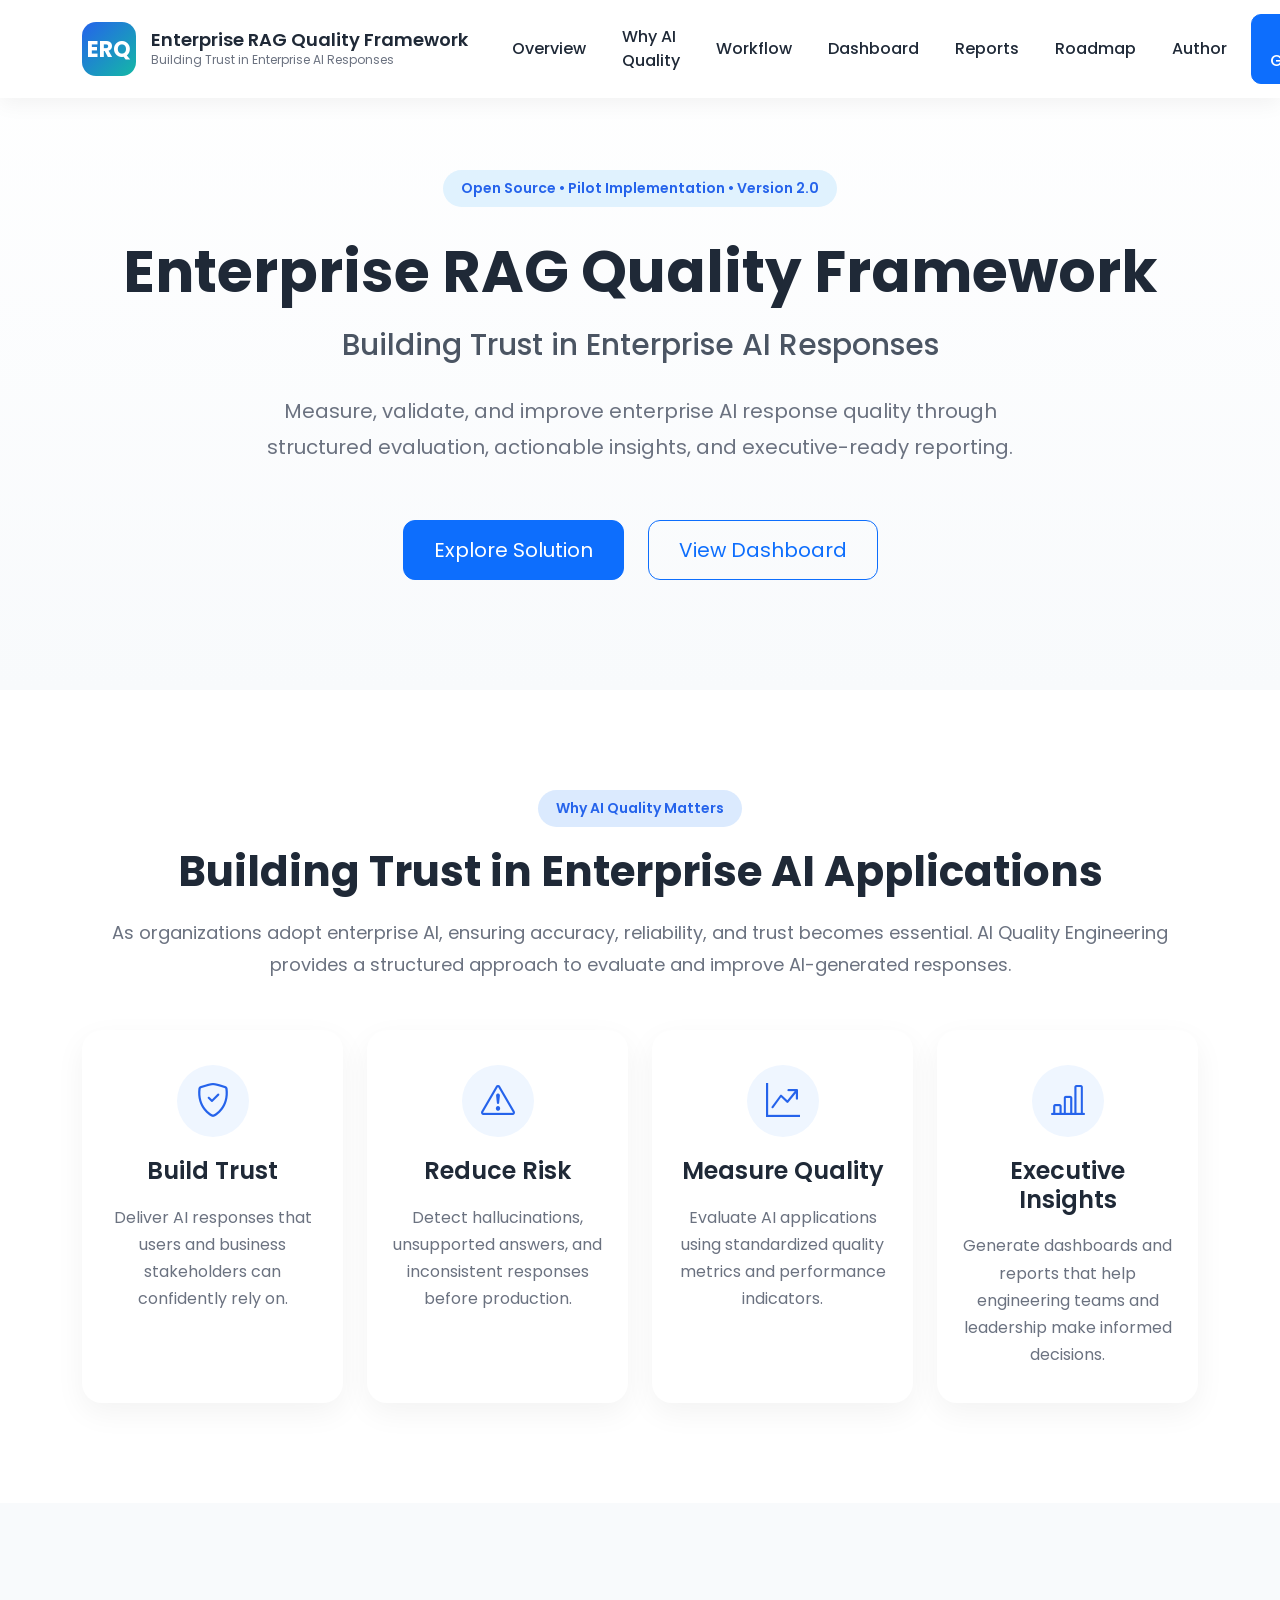
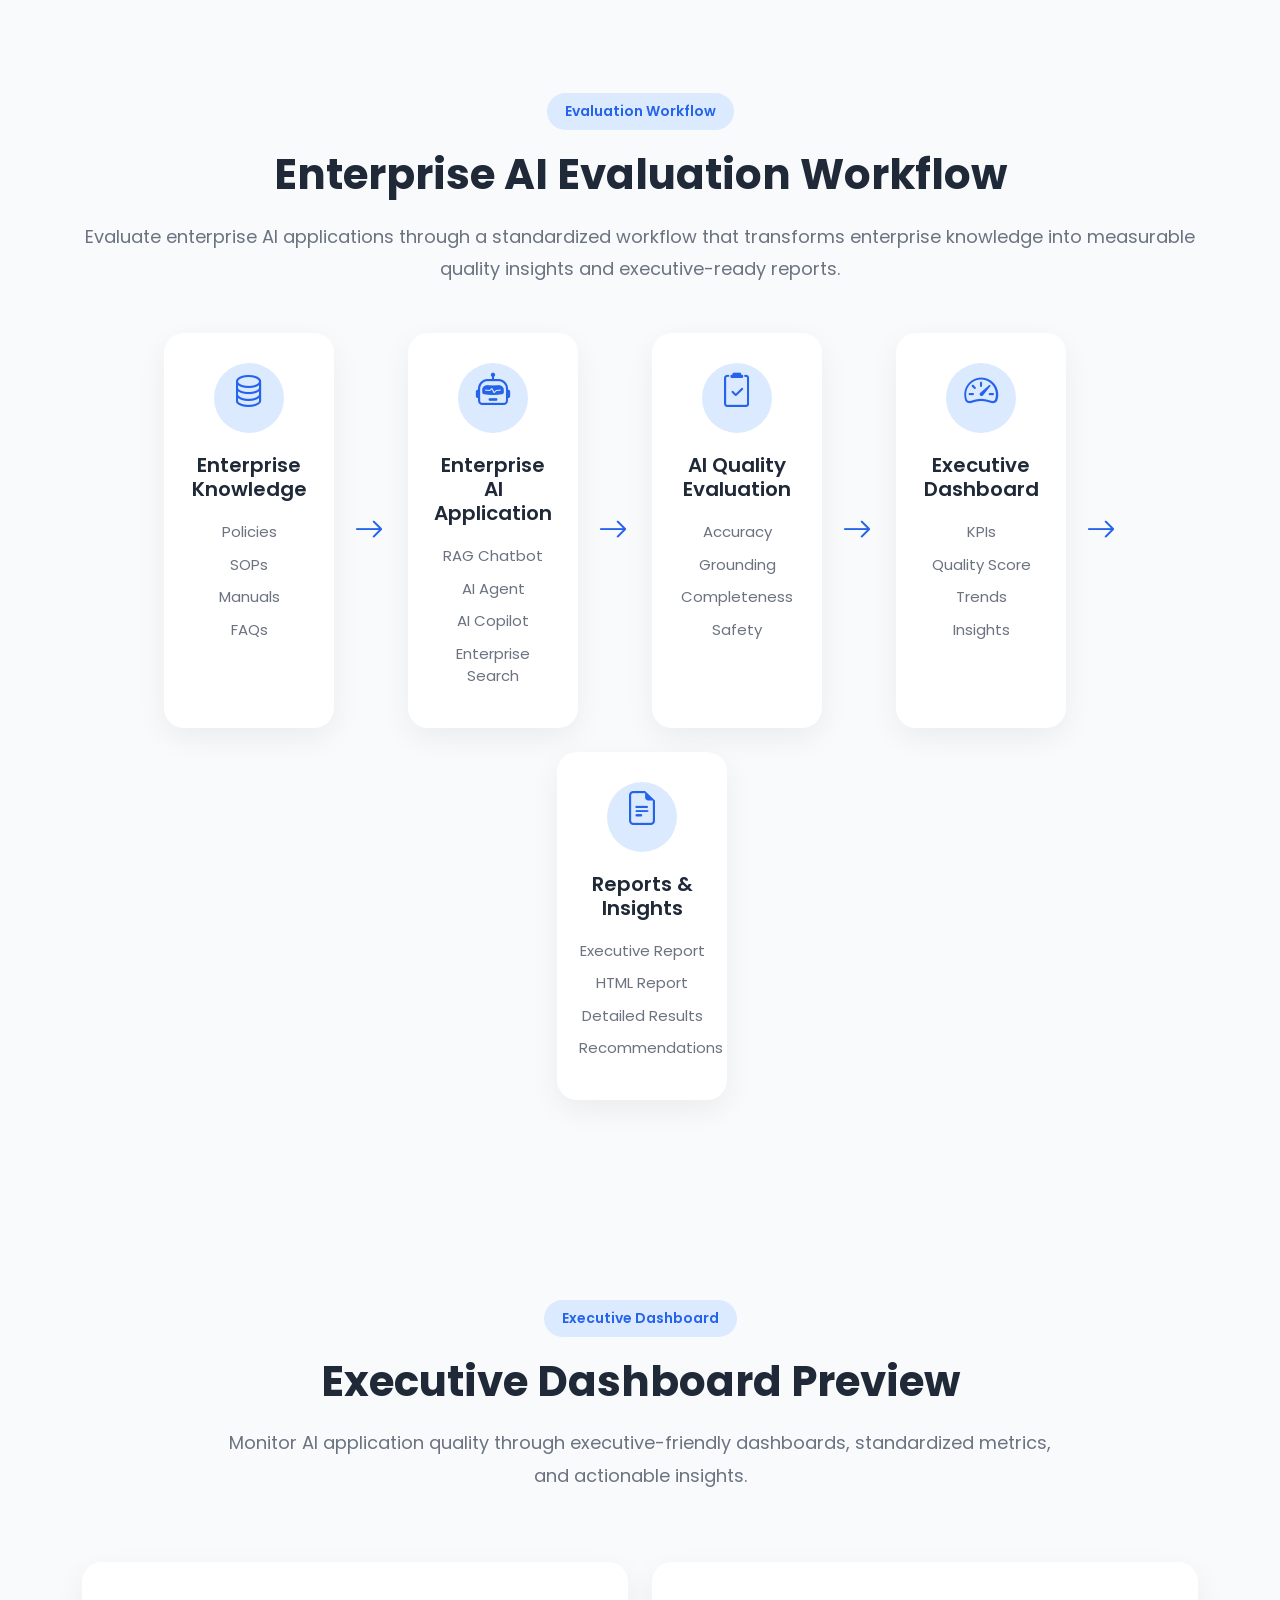
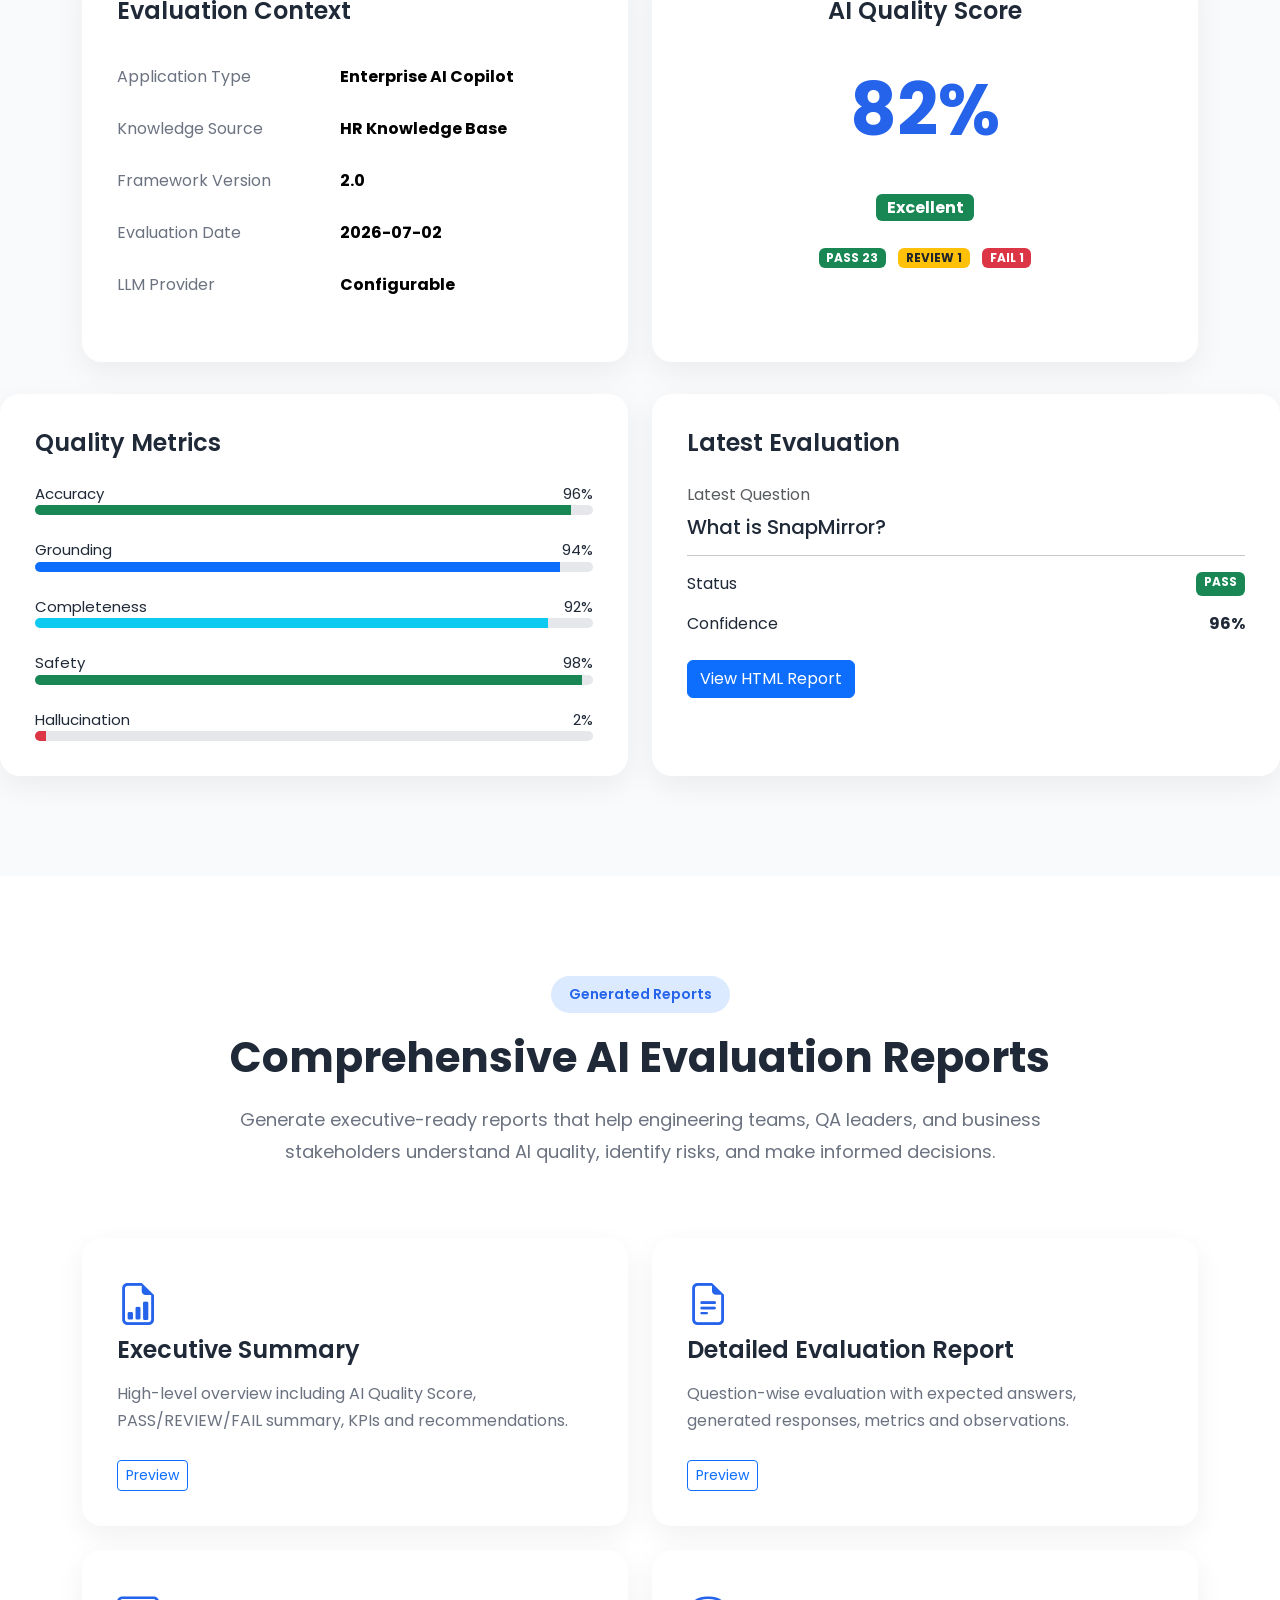
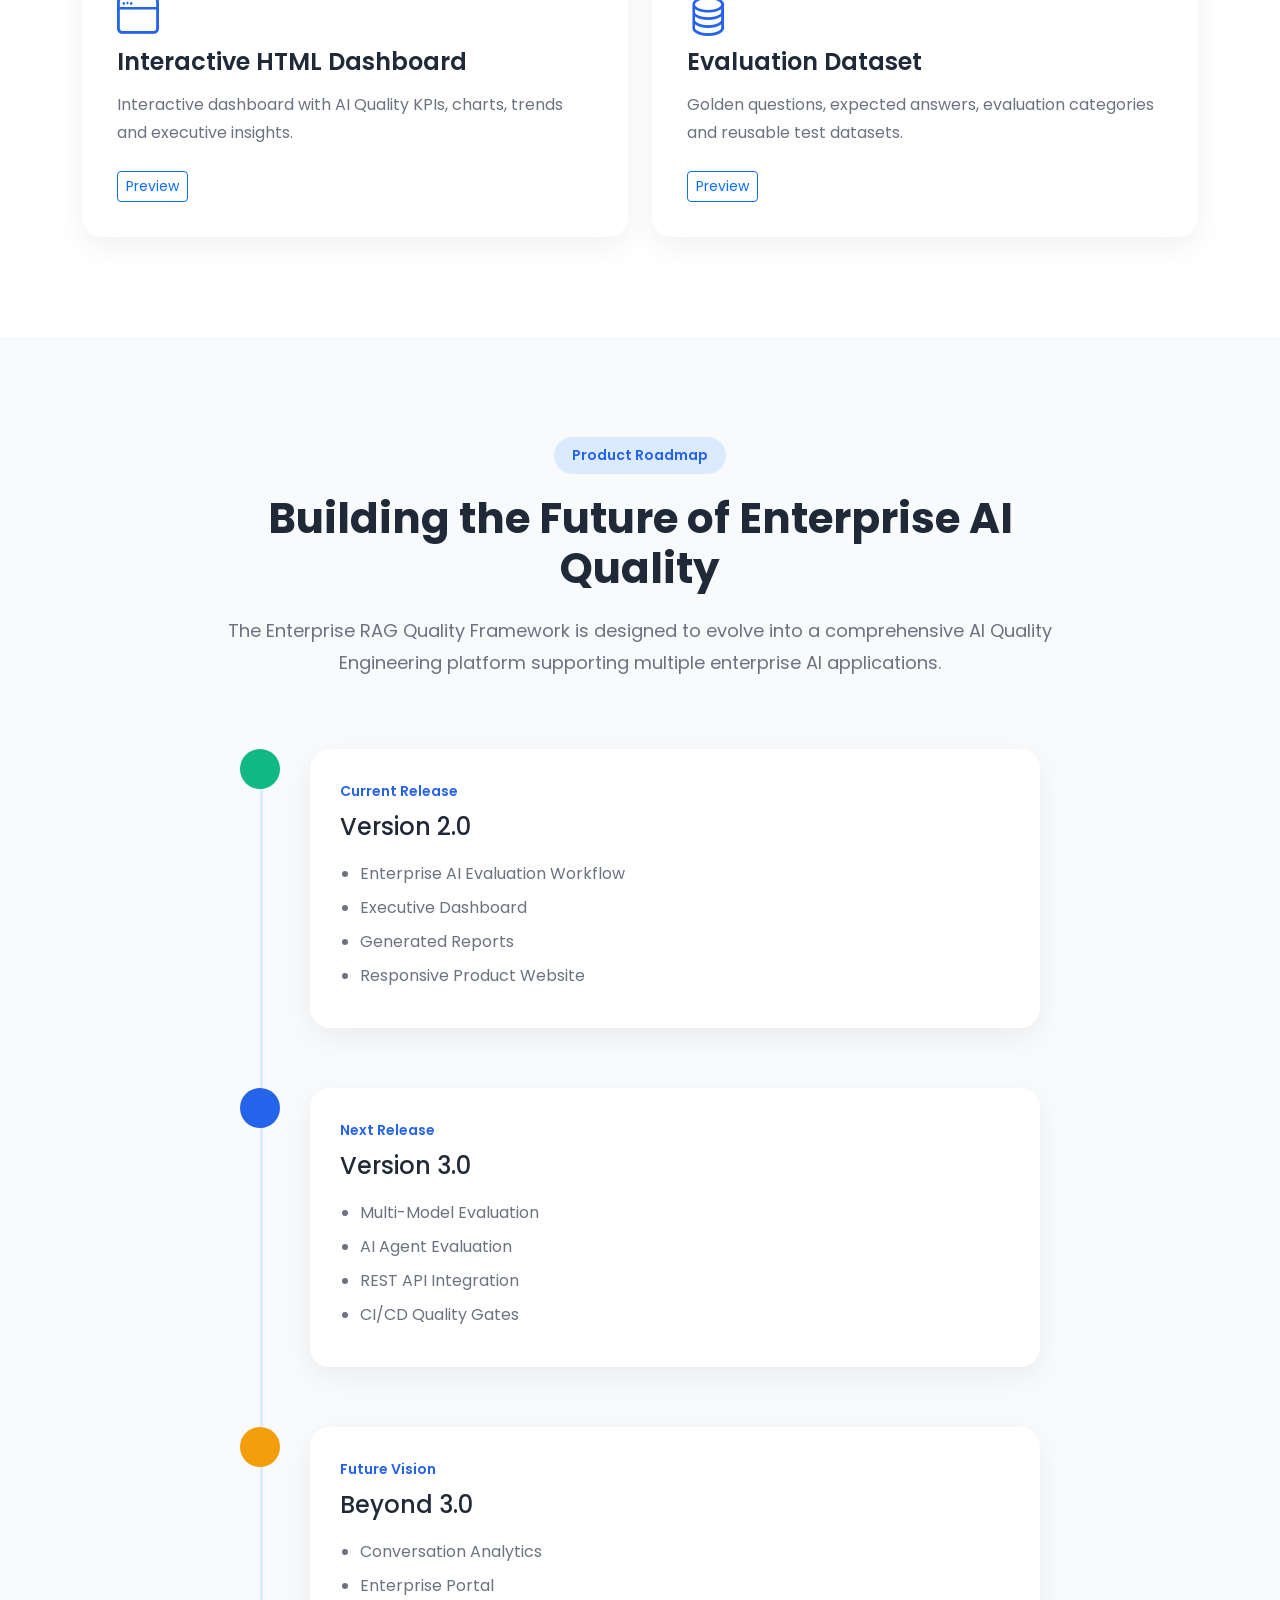
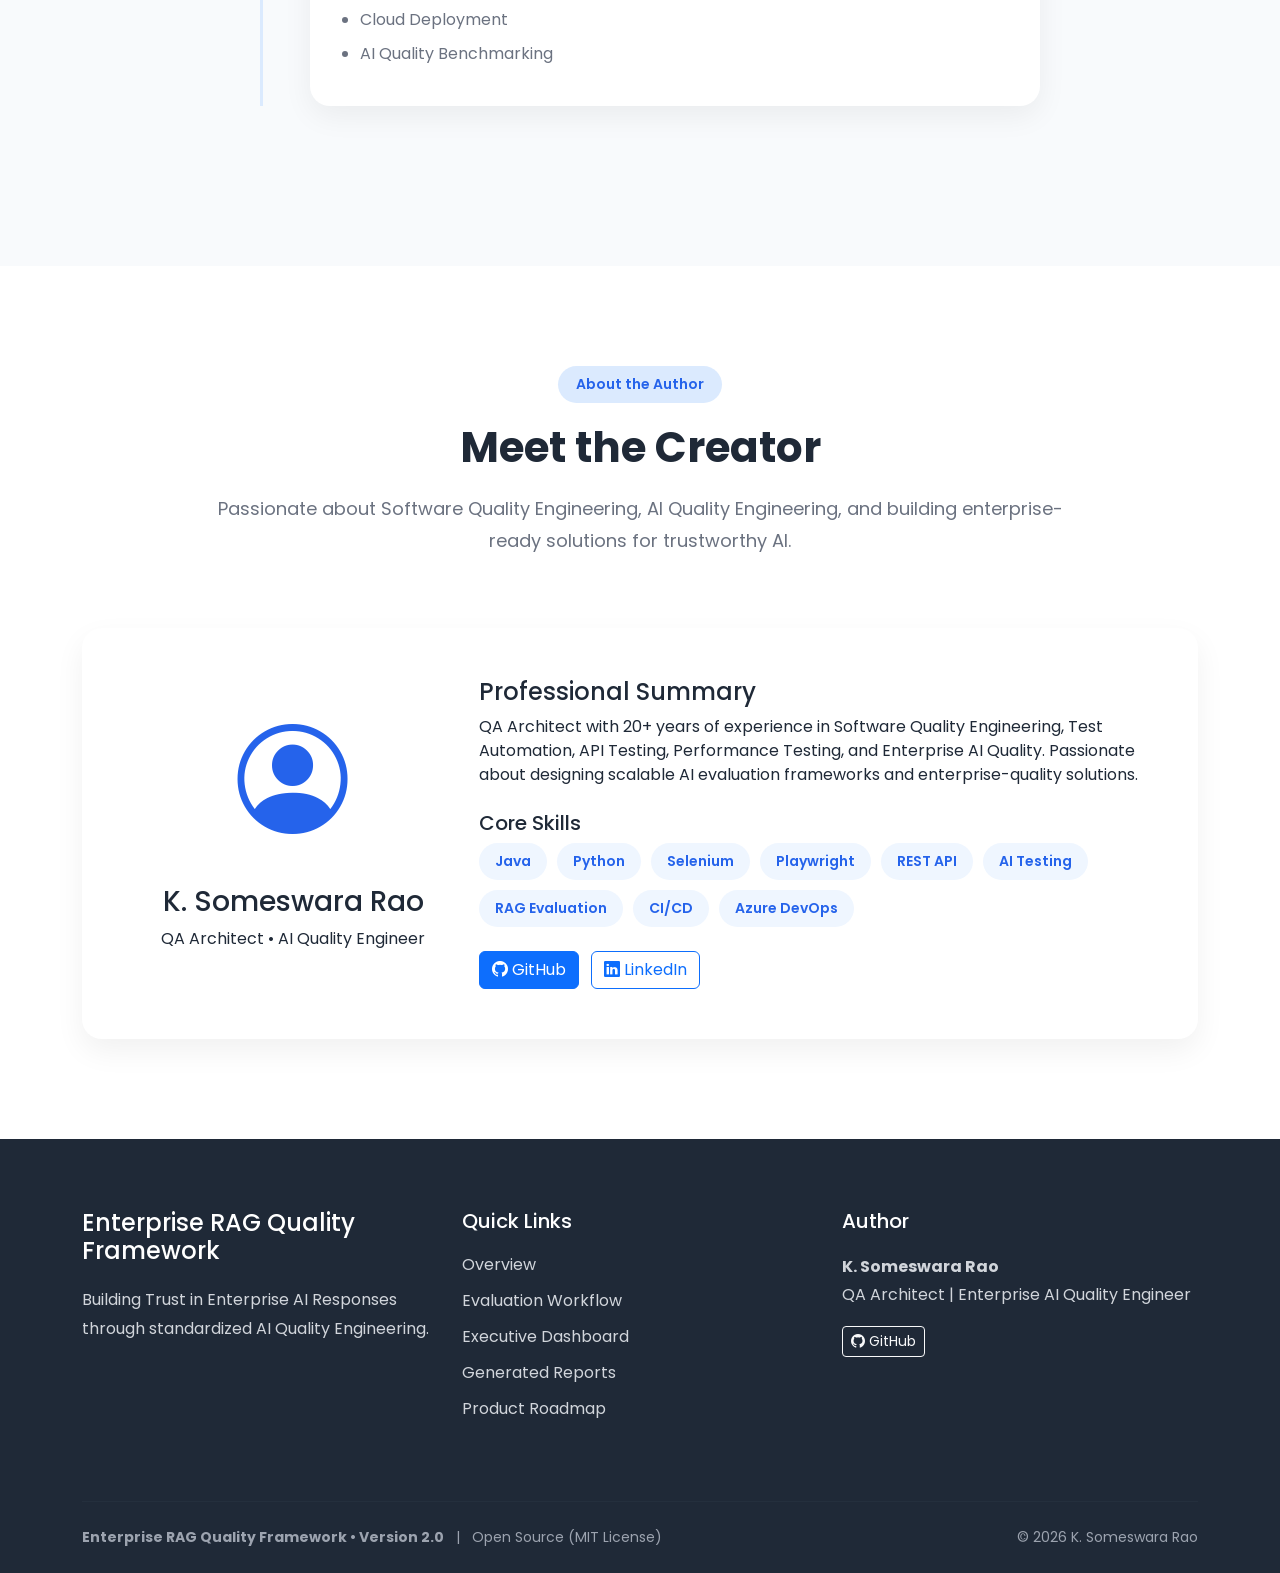
<file: index.html>
<!DOCTYPE html>
<html lang="en">

<head>

    <meta charset="UTF-8">

    <meta name="viewport"
          content="width=device-width, initial-scale=1.0">

    <title>
        Enterprise RAG Quality Framework
    </title>

    <!-- Bootstrap -->

    <link
    href="https://cdn.jsdelivr.net/npm/bootstrap@5.3.7/dist/css/bootstrap.min.css"
    rel="stylesheet">

    <!-- Bootstrap Icons -->

    <link
    rel="stylesheet"
    href="https://cdn.jsdelivr.net/npm/bootstrap-icons@1.13.1/font/bootstrap-icons.min.css">

    <!-- Google Font -->

    <link
    rel="preconnect"
    href="https://fonts.googleapis.com">

    <link
    rel="preconnect"
    href="https://fonts.gstatic.com"
    crossorigin>

    <link
    href="https://fonts.googleapis.com/css2?family=Poppins:wght@300;400;500;600;700&display=swap"
    rel="stylesheet">

    <!-- Custom CSS -->

    <link
    rel="stylesheet"
    href="assets/css/style.css">

</head>

<body>

<!-- ==========================================
Navigation
========================================== -->

<header>

<nav class="navbar navbar-expand-xl fixed-top custom-navbar">

    <div class="container">

        <!-- Logo -->

        <a class="navbar-brand d-flex align-items-center" href="#hero">

            <div class="logo-box">

                ERQ

            </div>

            <div class="brand-info">

                <span class="brand-title">

                    Enterprise RAG Quality Framework

                </span>

                <span class="brand-subtitle">

                    Building Trust in Enterprise AI Responses

                </span>

            </div>

        </a>

        <!-- Mobile Toggle -->

        <button class="navbar-toggler"

                type="button"

                data-bs-toggle="collapse"

                data-bs-target="#mainMenu">

            <span class="navbar-toggler-icon"></span>

        </button>

        <!-- Navigation Menu -->

        <div class="collapse navbar-collapse"

             id="mainMenu">

            <ul class="navbar-nav ms-auto align-items-lg-center">

                <li class="nav-item">
                    <a class="nav-link" href="#hero">Overview</a>
                </li>

                <li class="nav-item">
                    <a class="nav-link" href="#why-quality">Why AI Quality</a>
                </li>

                <li class="nav-item">
                    <a class="nav-link" href="#workflow">Workflow</a>
                </li>

                <li class="nav-item">
                    <a class="nav-link" href="#dashboard">Dashboard</a>
                </li>

                <li class="nav-item">
                    <a class="nav-link" href="#reports">Reports</a>
                </li>

                <li class="nav-item">
                    <a class="nav-link" href="#roadmap">Roadmap</a>
                </li>

                <li class="nav-item">
                    <a class="nav-link" href="#author">Author</a>
                </li>

                <li class="nav-item ms-lg-3">

                    <a class="btn btn-primary github-btn"
                       href="https://github.com/someswark/rag-quality-framework"
                       target="_blank">

                        <i class="bi bi-github"></i>

                        GitHub

                    </a>

                </li>

            </ul>

        </div>

    </div>

</nav>

</header>



<!-- ==========================================
Hero Section
========================================== -->

<section id="hero" class="hero-section">

    <div class="container">

        <div class="hero-content text-center">

            <span class="hero-badge">

                Open Source • Pilot Implementation • Version 2.0

            </span>

            <h1>

                Enterprise RAG Quality Framework

            </h1>

            <h2>

                Building Trust in Enterprise AI Responses

            </h2>

            <p>

                Measure, validate, and improve enterprise AI response quality
                through structured evaluation, actionable insights, and
                executive-ready reporting.

            </p>

            <div class="hero-buttons">

                <a href="#workflow" class="btn btn-primary btn-lg">

                    Explore Solution

                </a>

                <a href="#dashboard" class="btn btn-outline-primary btn-lg">

                    View Dashboard

                </a>

            </div>

        </div>

    </div>

</section>


<!-- ==========================================
Why Enterprise AI Quality Matters
========================================== -->

<section id="why-quality" class="why-quality-section">

    <div class="container">

        <div class="text-center mb-5">

            <span class="section-badge">
                Why AI Quality Matters
            </span>

            <h2 class="section-title">
                Building Trust in Enterprise AI Applications
            </h2>

            <p class="section-description">

                As organizations adopt enterprise AI, ensuring accuracy, reliability, and trust becomes essential. AI Quality Engineering provides a structured approach to evaluate and improve AI-generated responses.

            </p>

        </div>

        <div class="row g-4">

            <!-- Card 1 -->

            <div class="col-lg-3 col-md-6">

                <div class="feature-card">

                    <div class="feature-icon">

                        <i class="bi bi-shield-check"></i>

                    </div>

                    <h4>Build Trust</h4>

                    <p>

                        Deliver AI responses that users and business stakeholders
                        can confidently rely on.

                    </p>

                </div>

            </div>

            <!-- Card 2 -->

            <div class="col-lg-3 col-md-6">

                <div class="feature-card">

                    <div class="feature-icon">

                        <i class="bi bi-exclamation-triangle"></i>

                    </div>

                    <h4>Reduce Risk</h4>

                    <p>

                        Detect hallucinations, unsupported answers, and
                        inconsistent responses before production.

                    </p>

                </div>

            </div>

            <!-- Card 3 -->

            <div class="col-lg-3 col-md-6">

                <div class="feature-card">

                    <div class="feature-icon">

                        <i class="bi bi-graph-up-arrow"></i>

                    </div>

                    <h4>Measure Quality</h4>

                    <p>

                        Evaluate AI applications using standardized quality
                        metrics and performance indicators.

                    </p>

                </div>

            </div>

            <!-- Card 4 -->

            <div class="col-lg-3 col-md-6">

                <div class="feature-card">

                    <div class="feature-icon">

                        <i class="bi bi-bar-chart-line"></i>

                    </div>

                    <h4>Executive Insights</h4>

                    <p>

                        Generate dashboards and reports that help engineering
                        teams and leadership make informed decisions.

                    </p>

                </div>

            </div>

        </div>

    </div>

</section>



<!-- ==========================================
Enterprise AI Evaluation Workflow
========================================== -->

<section id="workflow" class="workflow-section">

    <div class="container">

        <div class="text-center mb-5">

            <!-- Badge -->
            <span class="section-badge">
                Evaluation Workflow
            </span>

            <!-- Title -->
            <h2 class="section-title">
                Enterprise AI Evaluation Workflow
            </h2>

            <!-- Subtitle -->
            <p class="section-description">

                Evaluate enterprise AI applications through a standardized workflow that transforms enterprise knowledge into measurable quality insights and executive-ready reports.

            </p>

        </div>

        <div class="row g-4 justify-content-center">

            <!-- Card 1 -->

            <div class="col-lg-2 col-md-4 col-sm-6">

                <div class="workflow-card">

                    <div class="workflow-icon">
                        <i class="bi bi-database"></i>
                    </div>

                    <h5>Enterprise Knowledge</h5>

                    <ul>

                        <li>Policies</li>
                        <li>SOPs</li>
                        <li>Manuals</li>
                        <li>FAQs</li>

                    </ul>

                </div>

            </div>

            <!-- Arrow -->

            <div class="col-auto d-none d-lg-flex align-items-center">

                <i class="bi bi-arrow-right workflow-arrow"></i>

            </div>

            <!-- Card 2 -->

            <div class="col-lg-2 col-md-4 col-sm-6">

                <div class="workflow-card">

                    <div class="workflow-icon">
                        <i class="bi bi-robot"></i>
                    </div>

                    <h5>Enterprise AI Application</h5>

                    <ul>

                        <li>RAG Chatbot</li>
                        <li>AI Agent</li>
                        <li>AI Copilot</li>
                        <li>Enterprise Search</li>

                    </ul>

                </div>

            </div>

            <!-- Arrow -->

            <div class="col-auto d-none d-lg-flex align-items-center">

                <i class="bi bi-arrow-right workflow-arrow"></i>

            </div>

            <!-- Card 3 -->

            <div class="col-lg-2 col-md-4 col-sm-6">

                <div class="workflow-card">

                    <div class="workflow-icon">
                        <i class="bi bi-clipboard2-check"></i>
                    </div>

                    <h5>AI Quality Evaluation</h5>

                    <ul>

                        <li>Accuracy</li>
                        <li>Grounding</li>
                        <li>Completeness</li>
                        <li>Safety</li>

                    </ul>

                </div>

            </div>

            <!-- Arrow -->

            <div class="col-auto d-none d-lg-flex align-items-center">

                <i class="bi bi-arrow-right workflow-arrow"></i>

            </div>

            <!-- Card 4 -->

            <div class="col-lg-2 col-md-4 col-sm-6">

                <div class="workflow-card">

                    <div class="workflow-icon">
                        <i class="bi bi-speedometer2"></i>
                    </div>

                    <h5>Executive Dashboard</h5>

                    <ul>

                        <li>KPIs</li>
                        <li>Quality Score</li>
                        <li>Trends</li>
                        <li>Insights</li>

                    </ul>

                </div>

            </div>

            <!-- Arrow -->

            <div class="col-auto d-none d-lg-flex align-items-center">

                <i class="bi bi-arrow-right workflow-arrow"></i>

            </div>

            <!-- Card 5 -->

            <div class="col-lg-2 col-md-4 col-sm-6">

                <div class="workflow-card">

                    <div class="workflow-icon">
                        <i class="bi bi-file-earmark-text"></i>
                    </div>

                    <h5>Reports & Insights</h5>

                    <ul>

                        <li>Executive Report</li>
                        <li>HTML Report</li>
                        <li>Detailed Results</li>
                        <li>Recommendations</li>

                    </ul>

                </div>

            </div>

        </div>

    </div>

</section>

<!-- ==========================================
Executive Dashboard Preview
========================================== -->

<section id="dashboard" class="dashboard-section">

    <div class="container">

        <div class="section-header text-center">

            <span class="section-badge">
                Executive Dashboard
            </span>

            <h2 class="section-title">
                Executive Dashboard Preview
            </h2>

            <p class="section-description">

                Monitor AI application quality through executive-friendly
                dashboards, standardized metrics, and actionable insights.

            </p>

        </div>

        <div class="row g-4">

            <!-- Evaluation Context -->

            <div class="col-lg-6">

                <div class="dashboard-card">

                    <h4>Evaluation Context</h4>

                    <table class="table dashboard-table">

                        <tr>
                            <td>Application Type</td>
                            <td><strong id="application-type">Enterprise AI Copilot</strong></td>
                        </tr>

                        <tr>
                            <td>Knowledge Source</td>
                            <td><strong id="knowledge-source">HR Knowledge Base</strong></td>
                        </tr>

                        <tr>
                            <td>Framework Version</td>
                            <td><strong id="framework-version">2.0</strong></td>
                        </tr>

                        <tr>
                            <td>Evaluation Date</td>
                            <td><strong id="evaluation-date">02 Jul 2026</strong></td>
                        </tr>

                        <tr>
                            <td>LLM Provider</td>
                            <td><strong id="model-provider">Configurable</strong></td>
                        </tr>

                    </table>

                </div>

            </div>

            <!-- AI Quality Score -->

            <div class="col-lg-6">

                <div class="dashboard-card text-center">

                    <h4>AI Quality Score</h4>

                    <div class="quality-score">

                        <div id="quality-score">

    94%

</div>

                    </div>

<span class="badge bg-success fs-6" id="quality-rating">

    Excellent

</span>

                    <div class="mt-4">

<span class="badge bg-success me-2">

    PASS
    <span id="pass-count">23</span>

</span>

<span class="badge bg-warning text-dark me-2">

    REVIEW
    <span id="review-count">1</span>

</span>

 <span class="badge bg-danger">

    FAIL
    <span id="fail-count">1</span>

</span>

                    </div>

                </div>

            </div>

        </div>

    </div>
	
	<div class="row g-4 mt-2">

    <!-- Quality Metrics -->

    <div class="col-lg-6">

        <div class="dashboard-card">

            <h4>Quality Metrics</h4>

            <!-- Accuracy -->

            <div class="metric-item">

                <div class="d-flex justify-content-between">

                    <span>Accuracy</span>

                    <span id="accuracy-score">96%</span>

                </div>

                <div class="progress">

                    <div id="accuracy-bar"
                         class="progress-bar bg-success"
                         style="width:96%">

                    </div>

                </div>

            </div>

            <!-- Grounding -->

            <div class="metric-item mt-4">

                <div class="d-flex justify-content-between">

                    <span>Grounding</span>

                    <span id="grounding-score">94%</span>

                </div>

                <div class="progress">

                    <div id="grounding-bar"
                         class="progress-bar bg-primary"
                         style="width:94%">

                    </div>

                </div>

            </div>

            <!-- Completeness -->

            <div class="metric-item mt-4">

                <div class="d-flex justify-content-between">

                    <span>Completeness</span>

                    <span id="completeness-score">92%</span>

                </div>

                <div class="progress">

                    <div id="completeness-bar"
                         class="progress-bar bg-info"
                         style="width:92%">

                    </div>

                </div>

            </div>

            <!-- Safety -->

            <div class="metric-item mt-4">

                <div class="d-flex justify-content-between">

                    <span>Safety</span>

                    <span id="safety-score">98%</span>

                </div>

                <div class="progress">

                    <div id="safety-bar"
                         class="progress-bar bg-success"
                         style="width:98%">

                    </div>

                </div>

            </div>

            <!-- Hallucination -->

            <div class="metric-item mt-4">

                <div class="d-flex justify-content-between">

                    <span>Hallucination</span>

                    <span id="hallucination-score">2%</span>

                </div>

                <div class="progress">

                    <div id="hallucination-bar"
                         class="progress-bar bg-danger"
                         style="width:2%">

                    </div>

                </div>

            </div>

        </div>

    </div>

    <!-- Latest Evaluation -->

    <div class="col-lg-6">

        <div class="dashboard-card">

            <h4>Latest Evaluation</h4>

            <p class="text-muted mb-2">

                Latest Question

            </p>

            <h5 id="latest-question">

                What is SnapMirror?

            </h5>

            <hr>

            <div class="d-flex justify-content-between">

                <span>Status</span>

                <span id="latest-status"
                      class="badge bg-success">

                    PASS

                </span>

            </div>

            <div class="d-flex justify-content-between mt-3">

                <span>Confidence</span>

                <strong id="latest-confidence">

                    96%

                </strong>

            </div>

            <a href="#reports"
               class="btn btn-primary mt-4">

                View HTML Report

            </a>

        </div>

    </div>

</div>
	
	

</section>


<!-- ==========================================
Generated Reports
========================================== -->

<section id="reports" class="reports-section">

    <div class="container">

        <div class="section-header text-center">

            <span class="section-badge">
                Generated Reports
            </span>

            <h2 class="section-title">
                Comprehensive AI Evaluation Reports
            </h2>

            <p class="section-description">

                Generate executive-ready reports that help engineering teams,
                QA leaders, and business stakeholders understand AI quality,
                identify risks, and make informed decisions.

            </p>

        </div>

        <div class="row g-4">

            <!-- Executive Summary -->

            <div class="col-lg-6">

                <div class="report-card">

                    <i class="bi bi-file-earmark-bar-graph report-icon"></i>

                    <h4>Executive Summary</h4>

                    <p>
                        High-level overview including AI Quality Score,
                        PASS/REVIEW/FAIL summary, KPIs and recommendations.
                    </p>

                    <a href="#" class="btn btn-outline-primary btn-sm">
                        Preview
                    </a>

                </div>

            </div>

            <!-- Detailed Report -->

            <div class="col-lg-6">

                <div class="report-card">

                    <i class="bi bi-file-earmark-text report-icon"></i>

                    <h4>Detailed Evaluation Report</h4>

                    <p>
                        Question-wise evaluation with expected answers,
                        generated responses, metrics and observations.
                    </p>

                    <a href="#" class="btn btn-outline-primary btn-sm">
                        Preview
                    </a>

                </div>

            </div>

            <!-- HTML Dashboard -->

            <div class="col-lg-6">

                <div class="report-card">

                    <i class="bi bi-window report-icon"></i>

                    <h4>Interactive HTML Dashboard</h4>

                    <p>
                        Interactive dashboard with AI Quality KPIs,
                        charts, trends and executive insights.
                    </p>

                    <a href="#" class="btn btn-outline-primary btn-sm">
                        Preview
                    </a>

                </div>

            </div>

            <!-- Evaluation Dataset -->

            <div class="col-lg-6">

                <div class="report-card">

                    <i class="bi bi-database report-icon"></i>

                    <h4>Evaluation Dataset</h4>

                    <p>
                        Golden questions, expected answers, evaluation
                        categories and reusable test datasets.
                    </p>

                    <a href="#" class="btn btn-outline-primary btn-sm">
                        Preview
                    </a>

                </div>

            </div>

        </div>

    </div>

</section>



<!-- ==========================================
Product Roadmap
========================================== -->

<section id="roadmap" class="roadmap-section">

    <div class="container">

        <div class="section-header text-center">

            <span class="section-badge">
                Product Roadmap
            </span>

            <h2 class="section-title">
                Building the Future of Enterprise AI Quality
            </h2>

            <p class="section-description">

                The Enterprise RAG Quality Framework is designed to evolve into
                a comprehensive AI Quality Engineering platform supporting
                multiple enterprise AI applications.

            </p>

        </div>

        <div class="roadmap">

            <!-- Version 2.0 -->

            <div class="roadmap-item">

                <div class="roadmap-marker current"></div>

                <div class="roadmap-content">

                    <span class="roadmap-version">
                        Current Release
                    </span>

                    <h4>Version 2.0</h4>

                    <ul>

                        <li>Enterprise AI Evaluation Workflow</li>
                        <li>Executive Dashboard</li>
                        <li>Generated Reports</li>
                        <li>Responsive Product Website</li>

                    </ul>

                </div>

            </div>

            <!-- Version 3.0 -->

            <div class="roadmap-item">

                <div class="roadmap-marker"></div>

                <div class="roadmap-content">

                    <span class="roadmap-version">
                        Next Release
                    </span>

                    <h4>Version 3.0</h4>

                    <ul>

                        <li>Multi-Model Evaluation</li>
                        <li>AI Agent Evaluation</li>
                        <li>REST API Integration</li>
                        <li>CI/CD Quality Gates</li>

                    </ul>

                </div>

            </div>

            <!-- Future Vision -->

            <div class="roadmap-item">

                <div class="roadmap-marker future"></div>

                <div class="roadmap-content">

                    <span class="roadmap-version">
                        Future Vision
                    </span>

                    <h4>Beyond 3.0</h4>

                    <ul>

                        <li>Conversation Analytics</li>
                        <li>Enterprise Portal</li>
                        <li>Cloud Deployment</li>
                        <li>AI Quality Benchmarking</li>

                    </ul>

                </div>

            </div>

        </div>

    </div>

</section>



<!-- ==========================================
About the Author
========================================== -->

<section id="author" class="author-section">

    <div class="container">

        <div class="section-header text-center">

            <span class="section-badge">

                About the Author

            </span>

            <h2 class="section-title">

                Meet the Creator

            </h2>

            <p class="section-description">

                Passionate about Software Quality Engineering, AI Quality Engineering,
                and building enterprise-ready solutions for trustworthy AI.

            </p>

        </div>

        <div class="author-card">

            <div class="row align-items-center">

                <div class="col-lg-4 text-center">

                    <div class="author-avatar">

                        <i class="bi bi-person-circle"></i>

                    </div>

                    <h3>K. Someswara Rao</h3>

                    <p>

                        QA Architect • AI Quality Engineer

                    </p>

                </div>

                <div class="col-lg-8">

                    <h4>Professional Summary</h4>

                    <p>

                        QA Architect with 20+ years of experience in Software Quality Engineering,
                        Test Automation, API Testing, Performance Testing, and Enterprise AI Quality.
                        Passionate about designing scalable AI evaluation frameworks and
                        enterprise-quality solutions.

                    </p>

                    <h5 class="mt-4">Core Skills</h5>

                    <div class="skills">

                        <span>Java</span>
                        <span>Python</span>
                        <span>Selenium</span>
                        <span>Playwright</span>
                        <span>REST API</span>
                        <span>AI Testing</span>
                        <span>RAG Evaluation</span>
                        <span>CI/CD</span>
                        <span>Azure DevOps</span>

                    </div>

                    <div class="mt-4">

                        <a href="https://github.com/someswark"
                           target="_blank"
                           class="btn btn-primary">

                            <i class="bi bi-github"></i>

                            GitHub

                        </a>

                        <!-- Replace with your LinkedIn URL -->

                        <a href="#"
                           class="btn btn-outline-primary ms-2">

                            <i class="bi bi-linkedin"></i>

                            LinkedIn

                        </a>

                    </div>

                </div>

            </div>

        </div>

    </div>

</section>

<!-- ==========================================
Footer
========================================== -->

<footer class="footer">

    <div class="container">

        <div class="row">

            <!-- Product -->

            <div class="col-lg-4 mb-4">

                <h4>Enterprise RAG Quality Framework</h4>

                <p>

                    Building Trust in Enterprise AI Responses through
                    standardized AI Quality Engineering.

                </p>

            </div>

            <!-- Quick Links -->

            <div class="col-lg-4 mb-4">

                <h5>Quick Links</h5>

                <ul class="footer-links">

                    <li><a href="#hero">Overview</a></li>

                    <li><a href="#workflow">Evaluation Workflow</a></li>

                    <li><a href="#dashboard">Executive Dashboard</a></li>

                    <li><a href="#reports">Generated Reports</a></li>

                    <li><a href="#roadmap">Product Roadmap</a></li>

                </ul>

            </div>

            <!-- Author -->

            <div class="col-lg-4 mb-4">

                <h5>Author</h5>

                <p>

                    <strong>K. Someswara Rao</strong><br>

                    QA Architect | Enterprise AI Quality Engineer

                </p>

                <a href="https://github.com/someswark"
                   target="_blank"
                   class="btn btn-outline-light btn-sm">

                    <i class="bi bi-github"></i>

                    GitHub

                </a>

            </div>

        </div>

        <hr>

        <div class="footer-bottom">

            <div>

                <strong>Enterprise RAG Quality Framework • Version 2.0</strong>

                &nbsp; | &nbsp;

                Open Source (MIT License)

            </div>

            <div>

                © 2026 K. Someswara Rao

            </div>

        </div>

    </div>

</footer>

    <!-- Why AI Quality -->



    <!-- How It Works -->



    <!-- Dashboard -->



    <!-- Reports -->



    <!-- Roadmap -->



    <!-- Author -->



    <!-- Footer -->



<script src="https://cdn.jsdelivr.net/npm/bootstrap@5.3.7/dist/js/bootstrap.bundle.min.js"></script>

<script src="assets/js/app.js"></script>
<script src="assets/js/dashboard.js"></script>

</body>

</html>
</file>
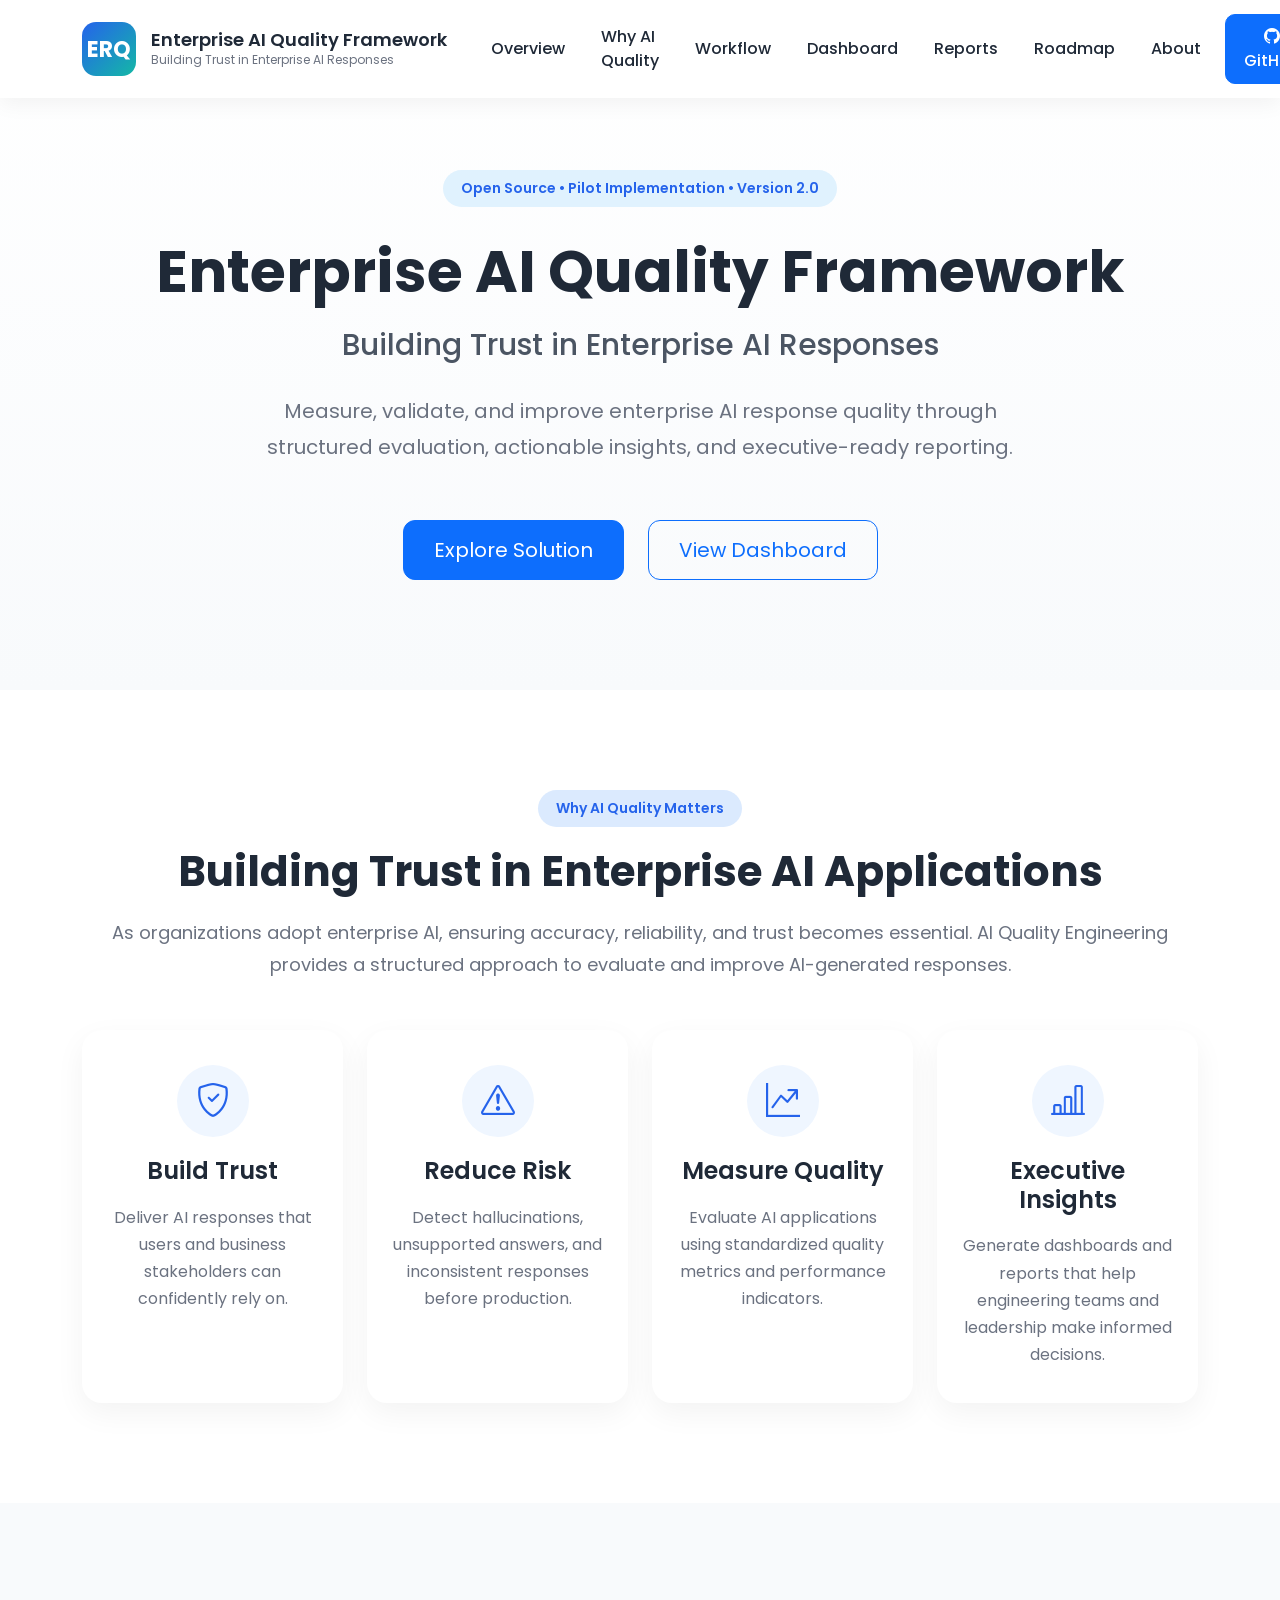
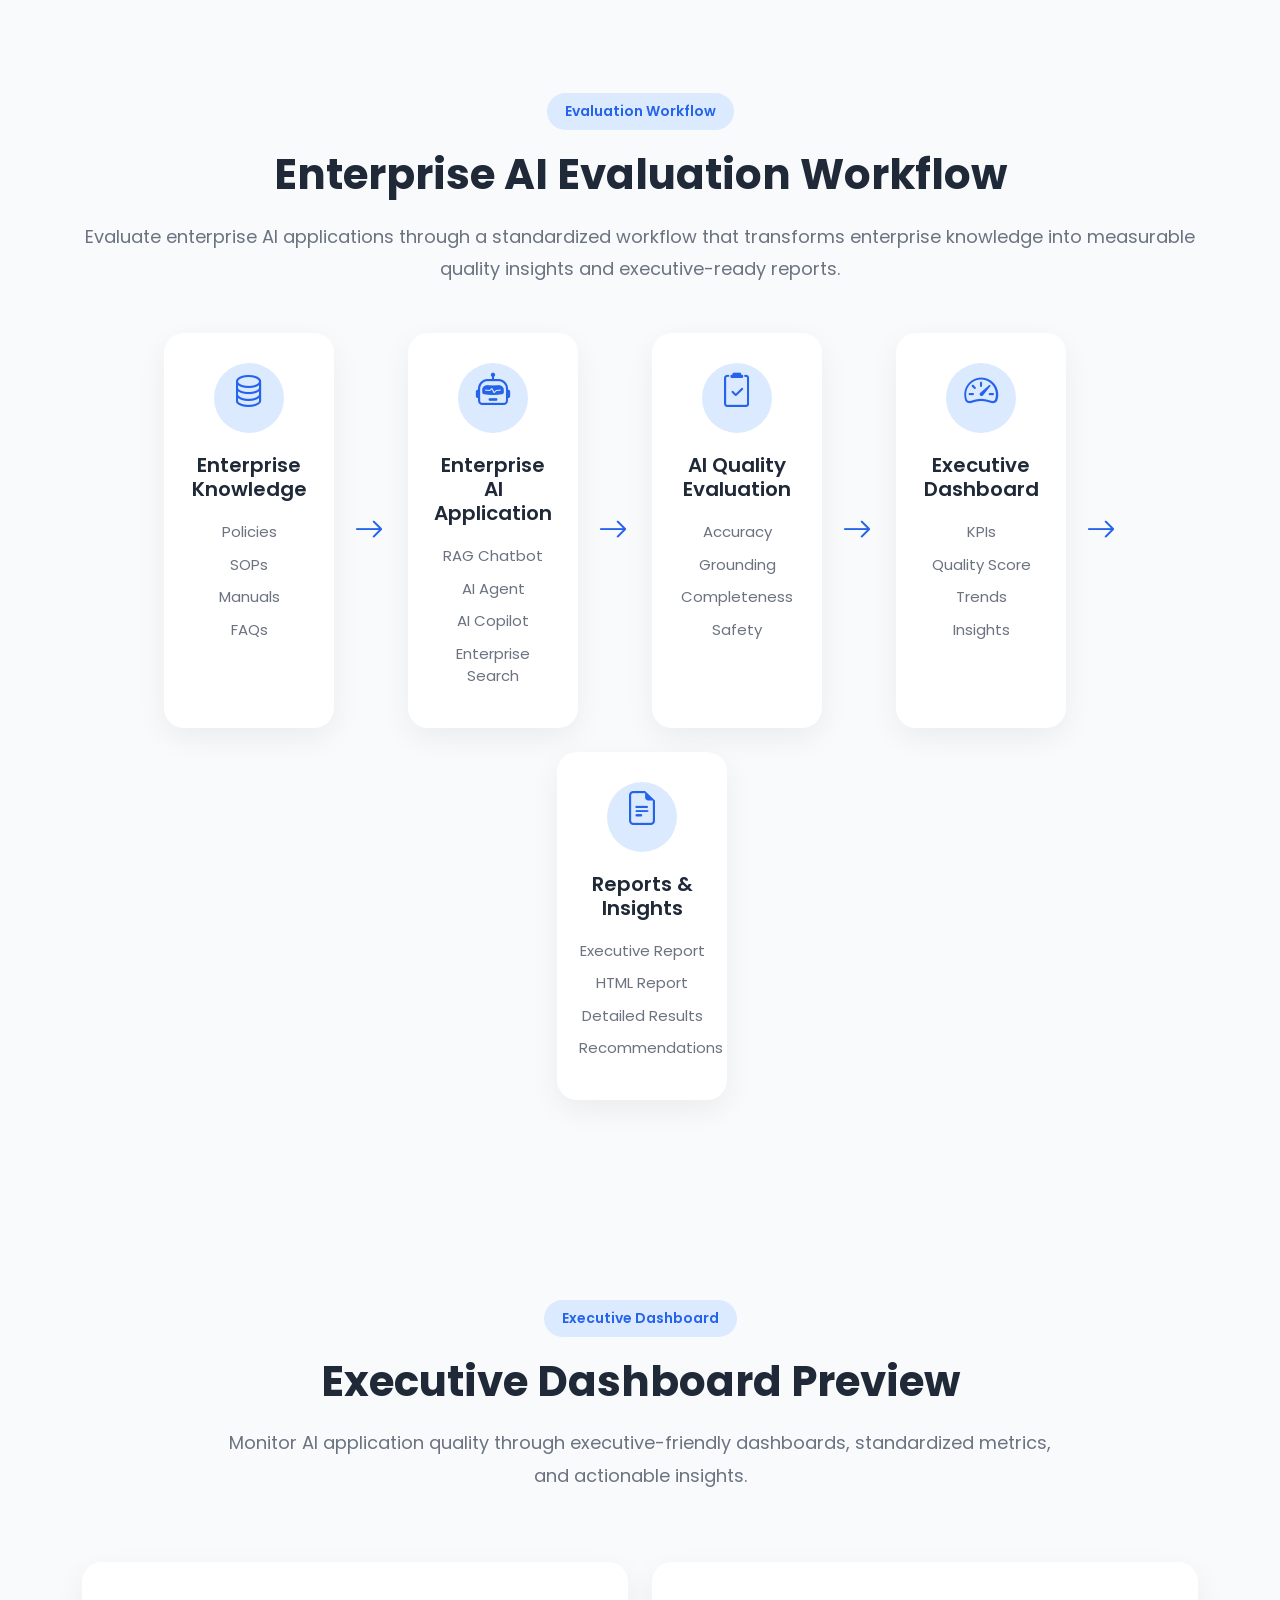
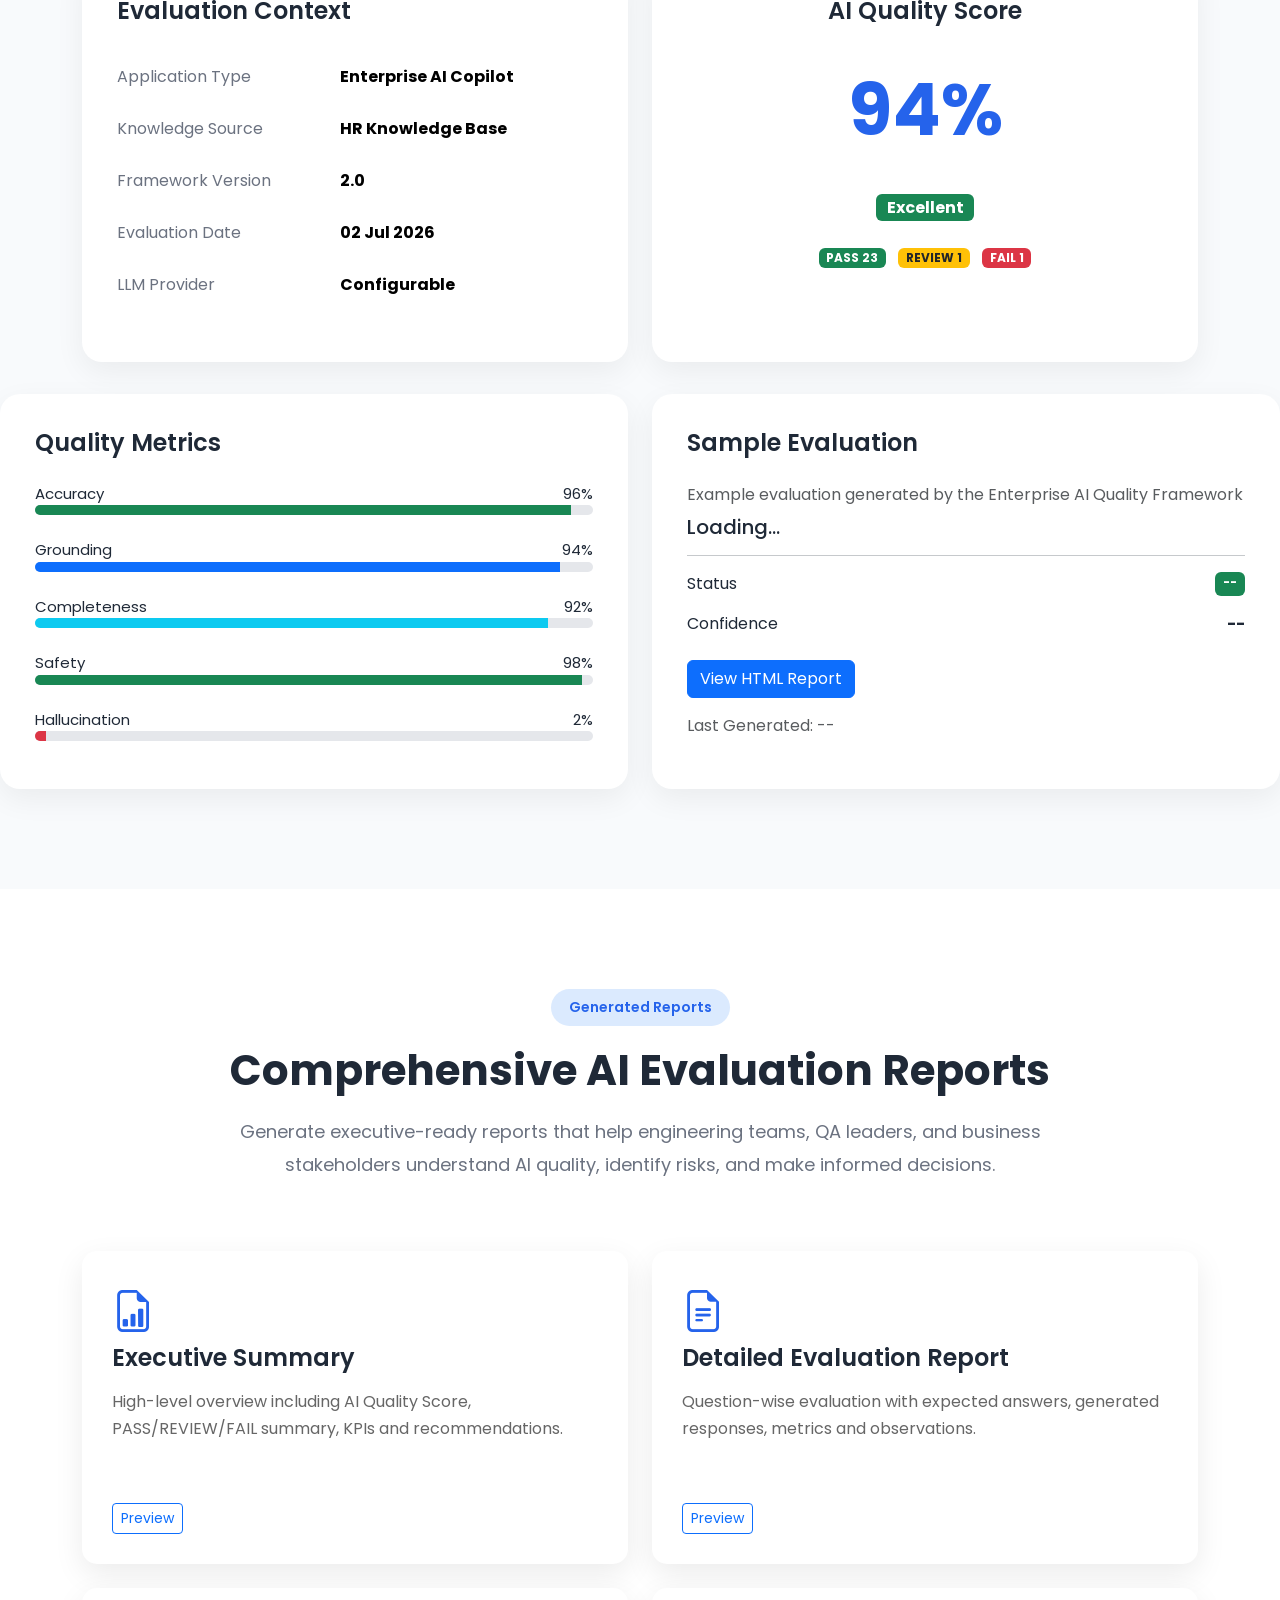
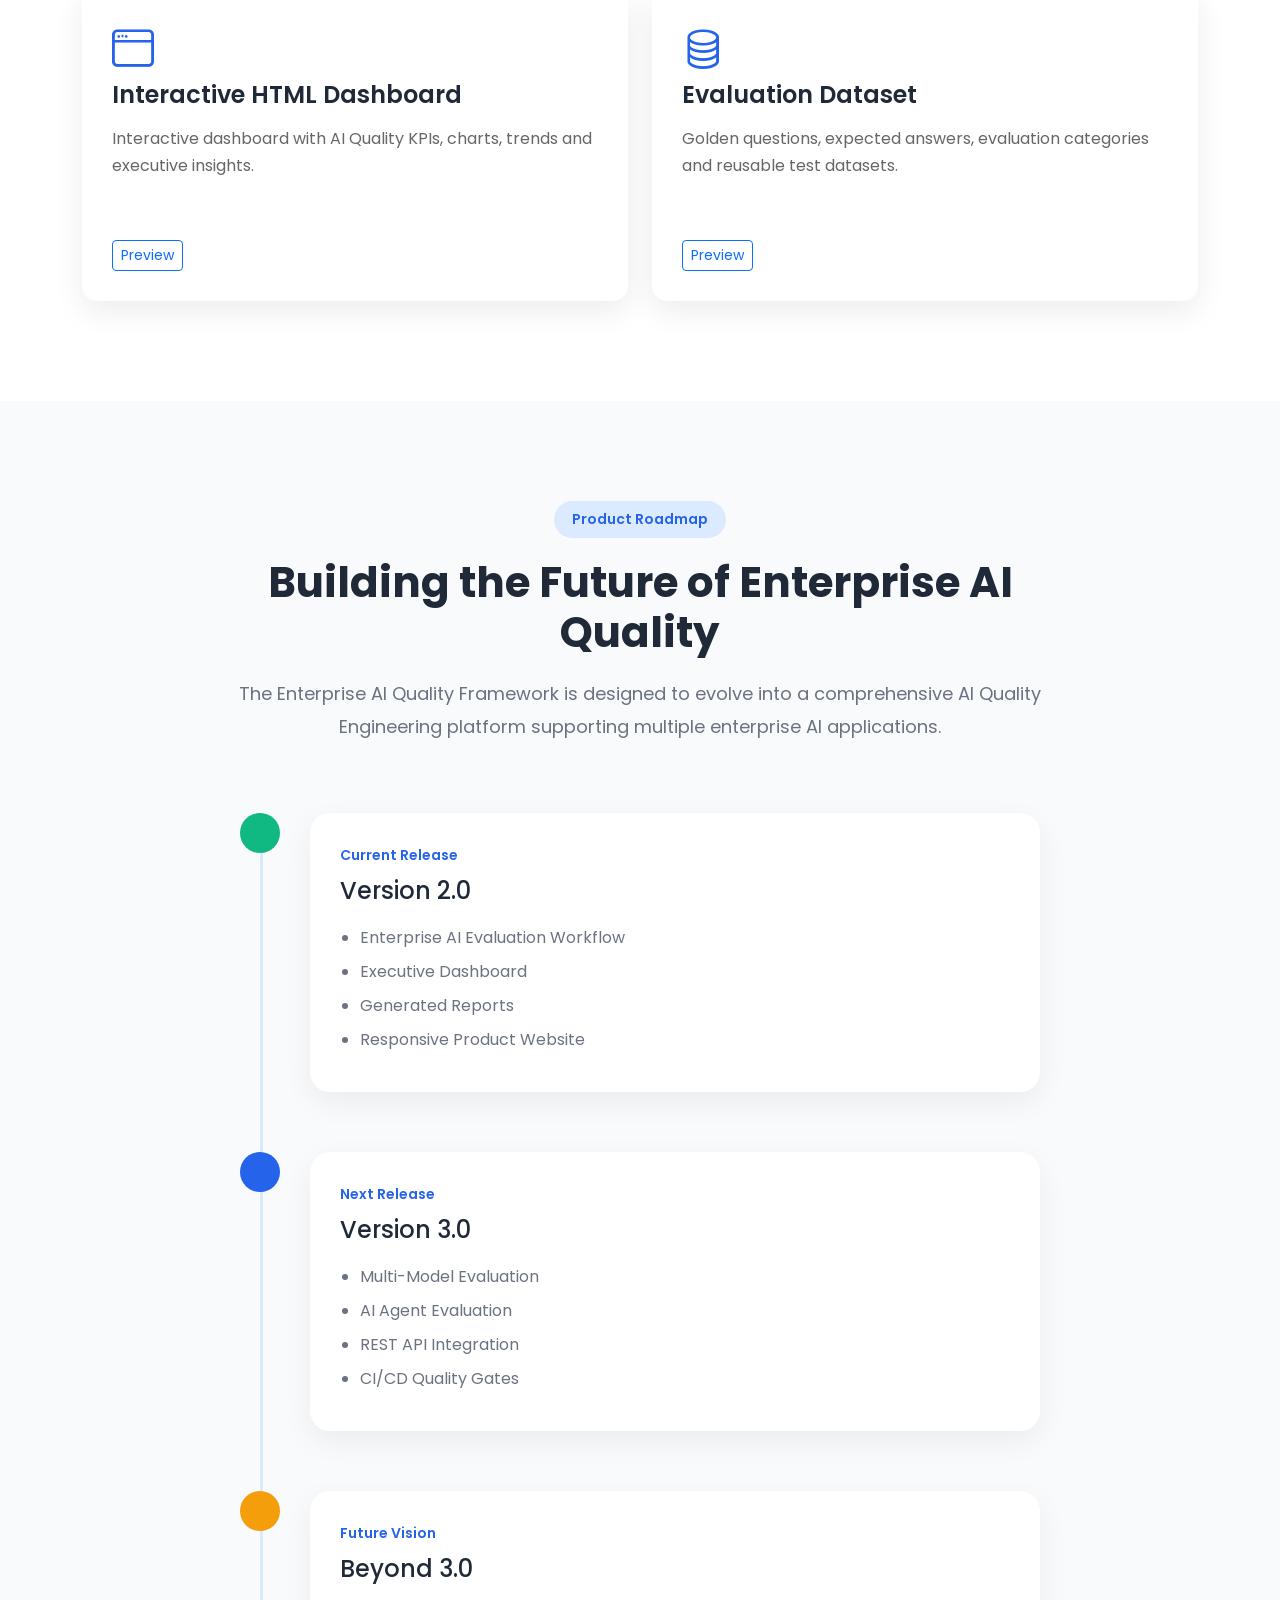
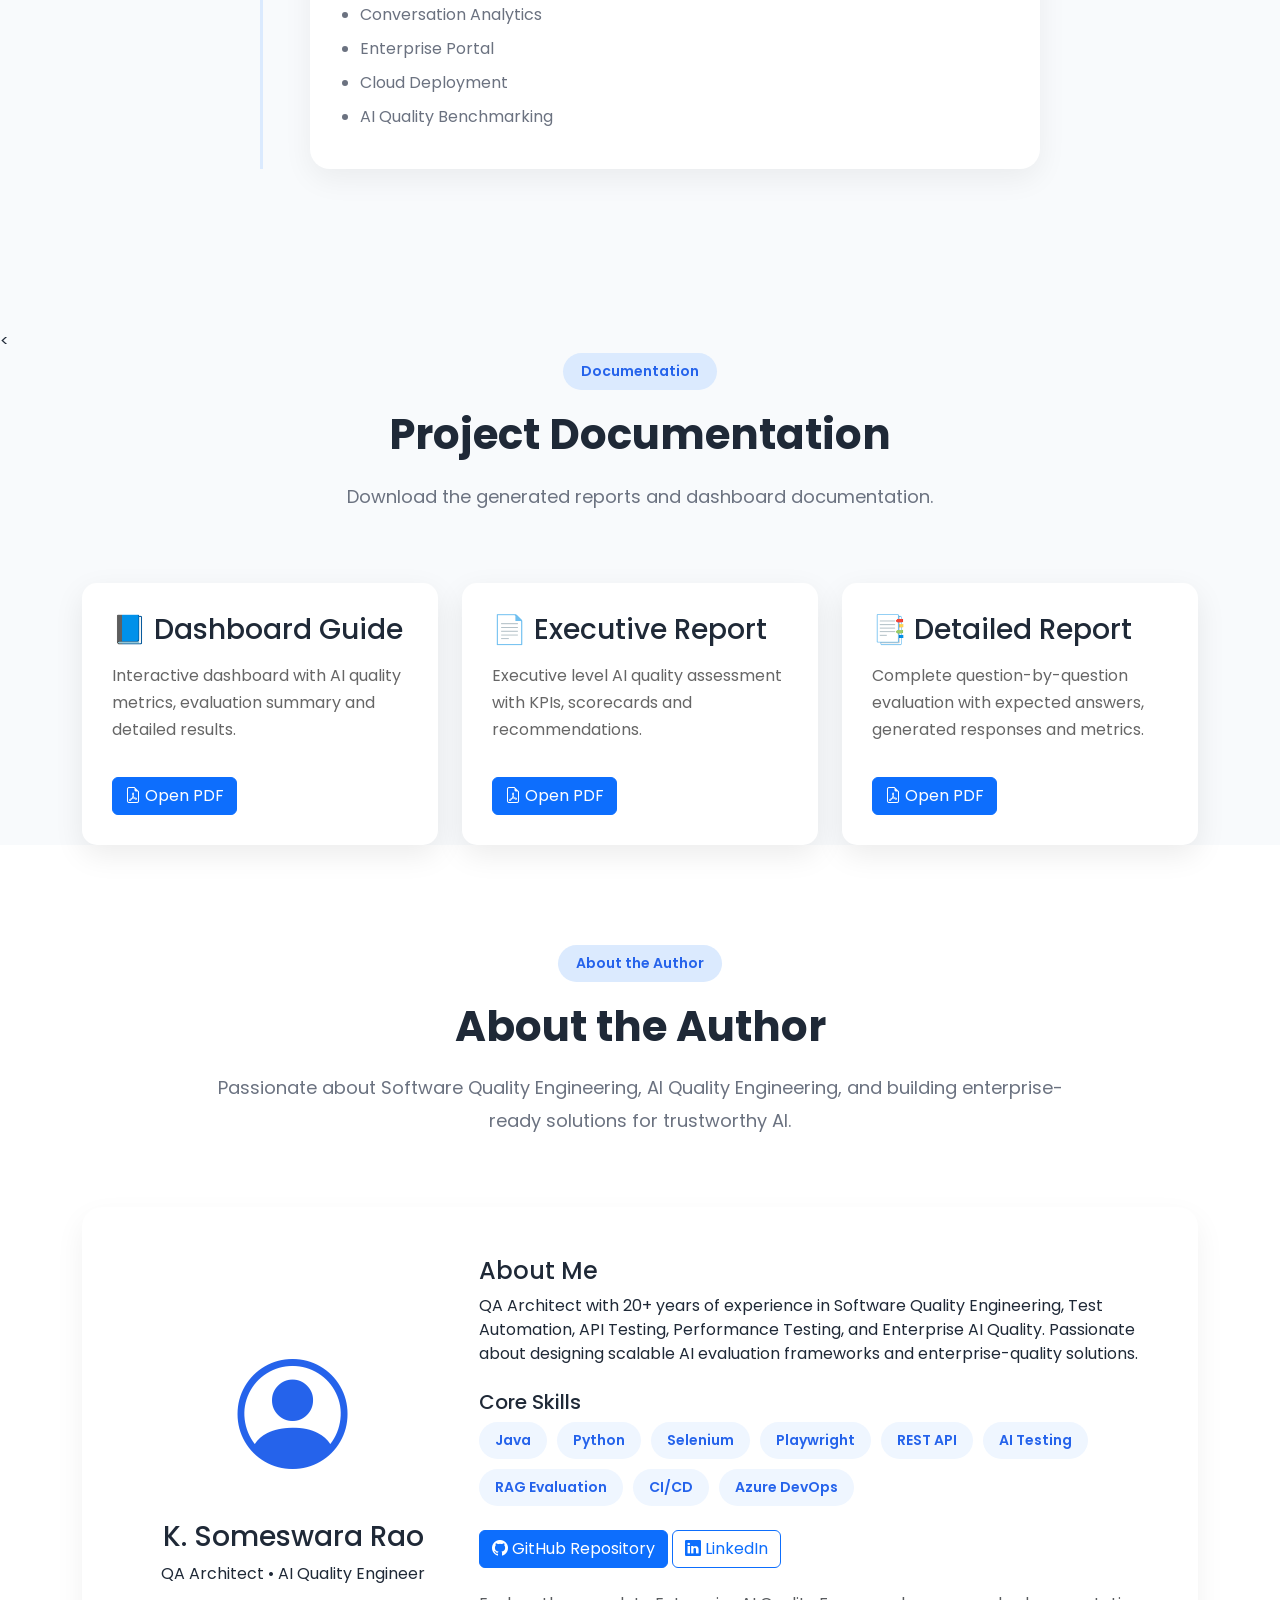
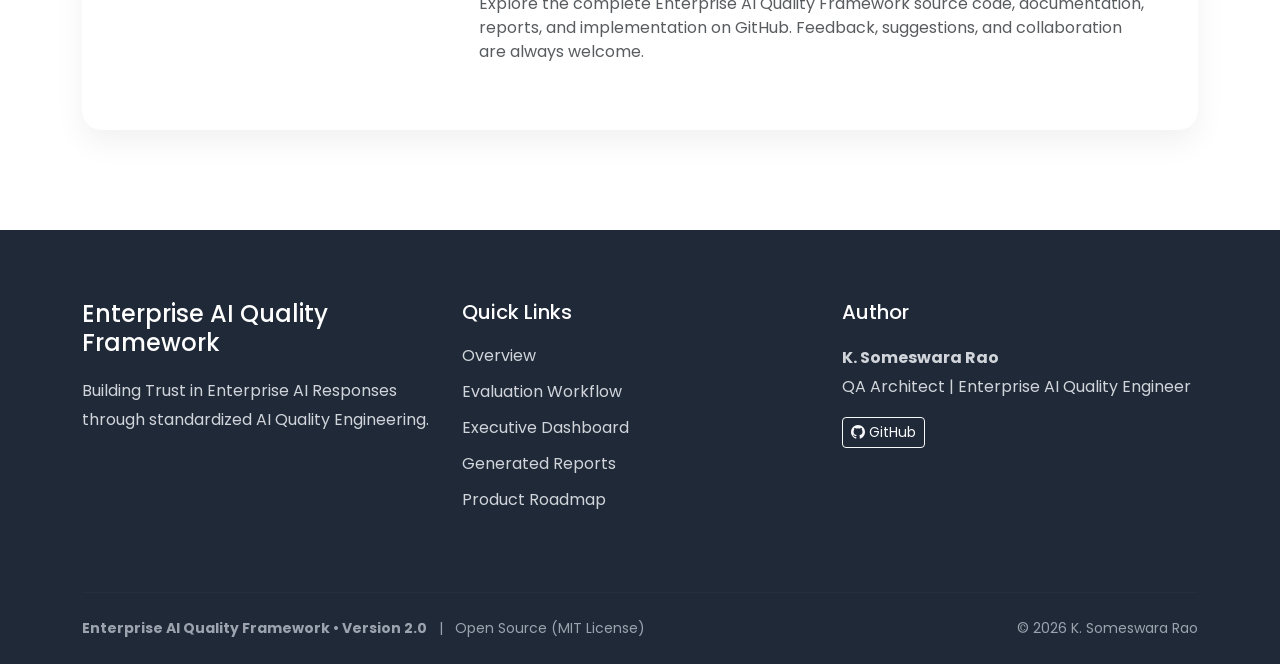
<file: website/index.html>
<!DOCTYPE html>
<html lang="en">

<head>

    <meta charset="UTF-8">

    <meta name="viewport"
          content="width=device-width, initial-scale=1.0">

    <title>
        Enterprise AI Quality Framework
    </title>

    <!-- Bootstrap -->

    <link
    href="https://cdn.jsdelivr.net/npm/bootstrap@5.3.7/dist/css/bootstrap.min.css"
    rel="stylesheet">

    <!-- Bootstrap Icons -->

    <link
    rel="stylesheet"
    href="https://cdn.jsdelivr.net/npm/bootstrap-icons@1.13.1/font/bootstrap-icons.min.css">

    <!-- Google Font -->

    <link
    rel="preconnect"
    href="https://fonts.googleapis.com">

    <link
    rel="preconnect"
    href="https://fonts.gstatic.com"
    crossorigin>

    <link
    href="https://fonts.googleapis.com/css2?family=Poppins:wght@300;400;500;600;700&display=swap"
    rel="stylesheet">

    <!-- Custom CSS -->

    <link
    rel="stylesheet"
    href="assets/css/style.css">

</head>

<body>

<!-- ==========================================
Navigation
========================================== -->

<header>

<nav class="navbar navbar-expand-xl fixed-top custom-navbar">

    <div class="container">

        <!-- Logo -->

        <a class="navbar-brand d-flex align-items-center" href="#hero">

            <div class="logo-box">

                ERQ

            </div>

            <div class="brand-info">

                <span class="brand-title">

                    Enterprise AI Quality Framework

                </span>

                <span class="brand-subtitle">

                    Building Trust in Enterprise AI Responses

                </span>

            </div>

        </a>

        <!-- Mobile Toggle -->

        <button class="navbar-toggler"

                type="button"

                data-bs-toggle="collapse"

                data-bs-target="#mainMenu">

            <span class="navbar-toggler-icon"></span>

        </button>

        <!-- Navigation Menu -->

        <div class="collapse navbar-collapse"

             id="mainMenu">

            <ul class="navbar-nav ms-auto align-items-lg-center">

                <li class="nav-item">
                    <a class="nav-link" href="#hero">Overview</a>
                </li>

                <li class="nav-item">
                    <a class="nav-link" href="#why-quality">Why AI Quality</a>
                </li>

                <li class="nav-item">
                    <a class="nav-link" href="#workflow">Workflow</a>
                </li>

                <li class="nav-item">
                    <a class="nav-link" href="#dashboard">Dashboard</a>
                </li>

                <li class="nav-item">
                    <a class="nav-link" href="#reports">Reports</a>
                </li>

                <li class="nav-item">
                    <a class="nav-link" href="#roadmap">Roadmap</a>
                </li>

                <li class="nav-item">
                    <a class="nav-link" href="#author">About</a>
                </li>

                <li class="nav-item ms-lg-3">

                    <a class="btn btn-primary github-btn"
                       href="https://github.com/someswark/rag-quality-framework"
                       target="_blank">

                        <i class="bi bi-github"></i>

                        GitHub

                    </a>

                </li>

            </ul>

        </div>

    </div>

</nav>

</header>



<!-- ==========================================
Hero Section
========================================== -->

<section id="hero" class="hero-section">

    <div class="container">

        <div class="hero-content text-center">

            <span class="hero-badge">

                Open Source • Pilot Implementation • Version 2.0

            </span>

            <h1>

                Enterprise AI Quality Framework

            </h1>

            <h2>

                Building Trust in Enterprise AI Responses

            </h2>

            <p>

                Measure, validate, and improve enterprise AI response quality
                through structured evaluation, actionable insights, and
                executive-ready reporting.

            </p>

            <div class="hero-buttons">

                <a href="#workflow" class="btn btn-primary btn-lg">

                    Explore Solution

                </a>

                <a href="#dashboard" class="btn btn-outline-primary btn-lg">

                    View Dashboard

                </a>

            </div>

        </div>

    </div>

</section>


<!-- ==========================================
Why Enterprise AI Quality Matters
========================================== -->

<section id="why-quality" class="why-quality-section">

    <div class="container">

        <div class="text-center mb-5">

            <span class="section-badge">
                Why AI Quality Matters
            </span>

            <h2 class="section-title">
                Building Trust in Enterprise AI Applications
            </h2>

            <p class="section-description">

                As organizations adopt enterprise AI, ensuring accuracy, reliability, and trust becomes essential. AI Quality Engineering provides a structured approach to evaluate and improve AI-generated responses.

            </p>

        </div>

        <div class="row g-4">

            <!-- Card 1 -->

            <div class="col-lg-3 col-md-6">

                <div class="feature-card">

                    <div class="feature-icon">

                        <i class="bi bi-shield-check"></i>

                    </div>

                    <h4>Build Trust</h4>

                    <p>

                        Deliver AI responses that users and business stakeholders
                        can confidently rely on.

                    </p>

                </div>

            </div>

            <!-- Card 2 -->

            <div class="col-lg-3 col-md-6">

                <div class="feature-card">

                    <div class="feature-icon">

                        <i class="bi bi-exclamation-triangle"></i>

                    </div>

                    <h4>Reduce Risk</h4>

                    <p>

                        Detect hallucinations, unsupported answers, and
                        inconsistent responses before production.

                    </p>

                </div>

            </div>

            <!-- Card 3 -->

            <div class="col-lg-3 col-md-6">

                <div class="feature-card">

                    <div class="feature-icon">

                        <i class="bi bi-graph-up-arrow"></i>

                    </div>

                    <h4>Measure Quality</h4>

                    <p>

                        Evaluate AI applications using standardized quality
                        metrics and performance indicators.

                    </p>

                </div>

            </div>

            <!-- Card 4 -->

            <div class="col-lg-3 col-md-6">

                <div class="feature-card">

                    <div class="feature-icon">

                        <i class="bi bi-bar-chart-line"></i>

                    </div>

                    <h4>Executive Insights</h4>

                    <p>

                        Generate dashboards and reports that help engineering
                        teams and leadership make informed decisions.

                    </p>

                </div>

            </div>

        </div>

    </div>

</section>



<!-- ==========================================
Enterprise AI Evaluation Workflow
========================================== -->

<section id="workflow" class="workflow-section">

    <div class="container">

        <div class="text-center mb-5">

            <!-- Badge -->
            <span class="section-badge">
                Evaluation Workflow
            </span>

            <!-- Title -->
            <h2 class="section-title">
                Enterprise AI Evaluation Workflow
            </h2>

            <!-- Subtitle -->
            <p class="section-description">

                Evaluate enterprise AI applications through a standardized workflow that transforms enterprise knowledge into measurable quality insights and executive-ready reports.

            </p>

        </div>

        <div class="row g-4 justify-content-center">

            <!-- Card 1 -->

            <div class="col-lg-2 col-md-4 col-sm-6">

                <div class="workflow-card">

                    <div class="workflow-icon">
                        <i class="bi bi-database"></i>
                    </div>

                    <h5>Enterprise Knowledge</h5>

                    <ul>

                        <li>Policies</li>
                        <li>SOPs</li>
                        <li>Manuals</li>
                        <li>FAQs</li>

                    </ul>

                </div>

            </div>

            <!-- Arrow -->

            <div class="col-auto d-none d-lg-flex align-items-center">

                <i class="bi bi-arrow-right workflow-arrow"></i>

            </div>

            <!-- Card 2 -->

            <div class="col-lg-2 col-md-4 col-sm-6">

                <div class="workflow-card">

                    <div class="workflow-icon">
                        <i class="bi bi-robot"></i>
                    </div>

                    <h5>Enterprise AI Application</h5>

                    <ul>

                        <li>RAG Chatbot</li>
                        <li>AI Agent</li>
                        <li>AI Copilot</li>
                        <li>Enterprise Search</li>

                    </ul>

                </div>

            </div>

            <!-- Arrow -->

            <div class="col-auto d-none d-lg-flex align-items-center">

                <i class="bi bi-arrow-right workflow-arrow"></i>

            </div>

            <!-- Card 3 -->

            <div class="col-lg-2 col-md-4 col-sm-6">

                <div class="workflow-card">

                    <div class="workflow-icon">
                        <i class="bi bi-clipboard2-check"></i>
                    </div>

                    <h5>AI Quality Evaluation</h5>

                    <ul>

                        <li>Accuracy</li>
                        <li>Grounding</li>
                        <li>Completeness</li>
                        <li>Safety</li>

                    </ul>

                </div>

            </div>

            <!-- Arrow -->

            <div class="col-auto d-none d-lg-flex align-items-center">

                <i class="bi bi-arrow-right workflow-arrow"></i>

            </div>

            <!-- Card 4 -->

            <div class="col-lg-2 col-md-4 col-sm-6">

                <div class="workflow-card">

                    <div class="workflow-icon">
                        <i class="bi bi-speedometer2"></i>
                    </div>

                    <h5>Executive Dashboard</h5>

                    <ul>

                        <li>KPIs</li>
                        <li>Quality Score</li>
                        <li>Trends</li>
                        <li>Insights</li>

                    </ul>

                </div>

            </div>

            <!-- Arrow -->

            <div class="col-auto d-none d-lg-flex align-items-center">

                <i class="bi bi-arrow-right workflow-arrow"></i>

            </div>

            <!-- Card 5 -->

            <div class="col-lg-2 col-md-4 col-sm-6">

                <div class="workflow-card">

                    <div class="workflow-icon">
                        <i class="bi bi-file-earmark-text"></i>
                    </div>

                    <h5>Reports & Insights</h5>

                    <ul>

                        <li>Executive Report</li>
                        <li>HTML Report</li>
                        <li>Detailed Results</li>
                        <li>Recommendations</li>

                    </ul>

                </div>

            </div>

        </div>

    </div>

</section>

<!-- ==========================================
Executive Dashboard Preview
========================================== -->

<section id="dashboard" class="dashboard-section">

    <div class="container">

        <div class="section-header text-center">

            <span class="section-badge">
                Executive Dashboard
            </span>

            <h2 class="section-title">
                Executive Dashboard Preview
            </h2>

            <p class="section-description">

                Monitor AI application quality through executive-friendly
                dashboards, standardized metrics, and actionable insights.

            </p>

        </div>

        <div class="row g-4">

            <!-- Evaluation Context -->

            <div class="col-lg-6">

                <div class="dashboard-card">

                    <h4>Evaluation Context</h4>

                    <table class="table dashboard-table">

                        <tr>
                            <td>Application Type</td>
                            <td><strong id="application-type">Enterprise AI Copilot</strong></td>
                        </tr>

                        <tr>
                            <td>Knowledge Source</td>
                            <td><strong id="knowledge-source">HR Knowledge Base</strong></td>
                        </tr>

                        <tr>
                            <td>Framework Version</td>
                            <td><strong id="framework-version">2.0</strong></td>
                        </tr>

                        <tr>
                            <td>Evaluation Date</td>
                            <td><strong id="evaluation-date">02 Jul 2026</strong></td>
                        </tr>

                        <tr>
                            <td>LLM Provider</td>
                            <td><strong id="model-provider">Configurable</strong></td>
                        </tr>

                    </table>

                </div>

            </div>

            <!-- AI Quality Score -->

            <div class="col-lg-6">

                <div class="dashboard-card text-center">

                    <h4>AI Quality Score</h4>

                    <div class="quality-score">

                        <div id="quality-score">

    94%

</div>

                    </div>

<span class="badge bg-success fs-6" id="quality-rating">

    Excellent

</span>

                    <div class="mt-4">

<span class="badge bg-success me-2">

    PASS
    <span id="pass-count">23</span>

</span>

<span class="badge bg-warning text-dark me-2">

    REVIEW
    <span id="review-count">1</span>

</span>

 <span class="badge bg-danger">

    FAIL
    <span id="fail-count">1</span>

</span>

                    </div>

                </div>

            </div>

        </div>

    </div>
	
	<div class="row g-4 mt-2">

    <!-- Quality Metrics -->

    <div class="col-lg-6">

        <div class="dashboard-card">

            <h4>Quality Metrics</h4>

            <!-- Accuracy -->

            <div class="metric-item">

                <div class="d-flex justify-content-between">

                    <span>Accuracy</span>

                    <span id="accuracy-score">96%</span>

                </div>

                <div class="progress">

                    <div id="accuracy-bar"
                         class="progress-bar bg-success"
                         style="width:96%">

                    </div>

                </div>

            </div>

            <!-- Grounding -->

            <div class="metric-item mt-4">

                <div class="d-flex justify-content-between">

                    <span>Grounding</span>

                    <span id="grounding-score">94%</span>

                </div>

                <div class="progress">

                    <div id="grounding-bar"
                         class="progress-bar bg-primary"
                         style="width:94%">

                    </div>

                </div>

            </div>

            <!-- Completeness -->

            <div class="metric-item mt-4">

                <div class="d-flex justify-content-between">

                    <span>Completeness</span>

                    <span id="completeness-score">92%</span>

                </div>

                <div class="progress">

                    <div id="completeness-bar"
                         class="progress-bar bg-info"
                         style="width:92%">

                    </div>

                </div>

            </div>

            <!-- Safety -->

            <div class="metric-item mt-4">

                <div class="d-flex justify-content-between">

                    <span>Safety</span>

                    <span id="safety-score">98%</span>

                </div>

                <div class="progress">

                    <div id="safety-bar"
                         class="progress-bar bg-success"
                         style="width:98%">

                    </div>

                </div>

            </div>

            <!-- Hallucination -->

            <div class="metric-item mt-4">

                <div class="d-flex justify-content-between">

                    <span>Hallucination</span>

                    <span id="hallucination-score">2%</span>

                </div>

                <div class="progress">

                    <div id="hallucination-bar"
                         class="progress-bar bg-danger"
                         style="width:2%">

                    </div>

                </div>

            </div>

        </div>

    </div>

<!-- Sample Evaluation -->

<div class="col-lg-6">

    <div class="dashboard-card">

        <h4>Sample Evaluation</h4>

        <p class="text-muted mb-2">

            Example evaluation generated by the Enterprise AI Quality Framework

        </p>

        <h5 id="latest-question">

            Loading...

        </h5>

        <hr>

        <div class="d-flex justify-content-between">

            <span>Status</span>

            <span id="latest-status"
                  class="badge bg-success">

                --

            </span>

        </div>

        <div class="d-flex justify-content-between mt-3">

            <span>Confidence</span>

            <strong id="latest-confidence">

                --

            </strong>

        </div>

        <a id="report-link"
           href="assets/reports/executive-report.html"
           class="btn btn-primary mt-4"
           target="_blank">

            View HTML Report

        </a>

        <p class="text-muted mt-3">

            Last Generated:
            <span id="report-generated-date">

                --

            </span>

        </p>

    </div>

</div>

</div>
	
	

</section>


<!-- ==========================================
Generated Reports
========================================== -->

<section id="reports" class="reports-section">

    <div class="container">

        <div class="section-header text-center">

            <span class="section-badge">
                Generated Reports
            </span>

            <h2 class="section-title">
                Comprehensive AI Evaluation Reports
            </h2>

            <p class="section-description">

                Generate executive-ready reports that help engineering teams,
                QA leaders, and business stakeholders understand AI quality,
                identify risks, and make informed decisions.

            </p>

        </div>

        <div class="row g-4">

            <!-- Executive Summary -->

            <div class="col-lg-6">

                <div class="report-card">

                    <i class="bi bi-file-earmark-bar-graph report-icon"></i>

                    <h4>Executive Summary</h4>

                    <p>
                        High-level overview including AI Quality Score,
                        PASS/REVIEW/FAIL summary, KPIs and recommendations.
                    </p>

                    <a href="#" class="btn btn-outline-primary btn-sm">
                        Preview
                    </a>

                </div>

            </div>

            <!-- Detailed Report -->

            <div class="col-lg-6">

                <div class="report-card">

                    <i class="bi bi-file-earmark-text report-icon"></i>

                    <h4>Detailed Evaluation Report</h4>

                    <p>
                        Question-wise evaluation with expected answers,
                        generated responses, metrics and observations.
                    </p>

                    <a href="#" class="btn btn-outline-primary btn-sm">
                        Preview
                    </a>

                </div>

            </div>

            <!-- HTML Dashboard -->

            <div class="col-lg-6">

                <div class="report-card">

                    <i class="bi bi-window report-icon"></i>

                    <h4>Interactive HTML Dashboard</h4>

                    <p>
                        Interactive dashboard with AI Quality KPIs,
                        charts, trends and executive insights.
                    </p>

                    <a href="#" class="btn btn-outline-primary btn-sm">
                        Preview
                    </a>

                </div>

            </div>

            <!-- Evaluation Dataset -->

            <div class="col-lg-6">

                <div class="report-card">

                    <i class="bi bi-database report-icon"></i>

                    <h4>Evaluation Dataset</h4>

                    <p>
                        Golden questions, expected answers, evaluation
                        categories and reusable test datasets.
                    </p>

                    <a href="#" class="btn btn-outline-primary btn-sm">
                        Preview
                    </a>

                </div>

            </div>

        </div>

    </div>

</section>



<!-- ==========================================
Product Roadmap
========================================== -->

<section id="roadmap" class="roadmap-section">

    <div class="container">

        <div class="section-header text-center">

            <span class="section-badge">
                Product Roadmap
            </span>

            <h2 class="section-title">
                Building the Future of Enterprise AI Quality
            </h2>

            <p class="section-description">

                The Enterprise AI Quality Framework is designed to evolve into
                a comprehensive AI Quality Engineering platform supporting
                multiple enterprise AI applications.

            </p>

        </div>

        <div class="roadmap">

            <!-- Version 2.0 -->

            <div class="roadmap-item">

                <div class="roadmap-marker current"></div>

                <div class="roadmap-content">

                    <span class="roadmap-version">
                        Current Release
                    </span>

                    <h4>Version 2.0</h4>

                    <ul>

                        <li>Enterprise AI Evaluation Workflow</li>
                        <li>Executive Dashboard</li>
                        <li>Generated Reports</li>
                        <li>Responsive Product Website</li>

                    </ul>

                </div>

            </div>

            <!-- Version 3.0 -->

            <div class="roadmap-item">

                <div class="roadmap-marker"></div>

                <div class="roadmap-content">

                    <span class="roadmap-version">
                        Next Release
                    </span>

                    <h4>Version 3.0</h4>

                    <ul>

                        <li>Multi-Model Evaluation</li>
                        <li>AI Agent Evaluation</li>
                        <li>REST API Integration</li>
                        <li>CI/CD Quality Gates</li>

                    </ul>

                </div>

            </div>

            <!-- Future Vision -->

            <div class="roadmap-item">

                <div class="roadmap-marker future"></div>

                <div class="roadmap-content">

                    <span class="roadmap-version">
                        Future Vision
                    </span>

                    <h4>Beyond 3.0</h4>

                    <ul>

                        <li>Conversation Analytics</li>
                        <li>Enterprise Portal</li>
                        <li>Cloud Deployment</li>
                        <li>AI Quality Benchmarking</li>

                    </ul>

                </div>

            </div>

        </div>

    </div>

</section>




<<section class="section">

    <div class="container">

        <div class="section-header text-center">

            <span class="section-badge">
                Documentation
            </span>

            <h2 class="section-title">
                Project Documentation
            </h2>

            <p class="section-description">
                Download the generated reports and dashboard documentation.
            </p>

        </div>

        <div class="row g-4">

            <!-- Dashboard -->

            <div class="col-md-4">

                <div class="report-card h-100">

                    <h3>📘 Dashboard Guide</h3>

                    <p>
                        Interactive dashboard with AI quality metrics,
                        evaluation summary and detailed results.
                    </p>

                    <a href="docs/Enterprise-AI-Quality-Framework-v2.0-Dashboard.pdf"
                       target="_blank"
                       class="btn btn-primary">

                        <i class="bi bi-file-earmark-pdf"></i>

                        Open PDF

                    </a>

                </div>

            </div>

            <!-- Executive -->

            <div class="col-md-4">

                <div class="report-card h-100">

                    <h3>📄 Executive Report</h3>

                    <p>
                        Executive level AI quality assessment with KPIs,
                        scorecards and recommendations.
                    </p>

                    <a href="docs/Enterprise-AI-Quality-Framework-v2.0-Executive-Report.pdf"
                       target="_blank"
                       class="btn btn-primary">

                        <i class="bi bi-file-earmark-pdf"></i>

                        Open PDF

                    </a>

                </div>

            </div>

            <!-- Detailed -->

            <div class="col-md-4">

                <div class="report-card h-100">

                    <h3>📑 Detailed Report</h3>

                    <p>
                        Complete question-by-question evaluation with
                        expected answers, generated responses and metrics.
                    </p>

                    <a href="docs/Enterprise-AI-Quality-Framework-v2.0-Detailed-Report.pdf"
                       target="_blank"
                       class="btn btn-primary">

                        <i class="bi bi-file-earmark-pdf"></i>

                        Open PDF

                    </a>

                </div>

            </div>

        </div>

    </div>

</section>




<!-- ==========================================
About the Author
========================================== -->

<section id="author" class="author-section">

    <div class="container">

        <div class="section-header text-center">

            <span class="section-badge">

                About the Author

            </span>

            <h2 class="section-title">

                About the Author

            </h2>

            <p class="section-description">

                Passionate about Software Quality Engineering, AI Quality Engineering,
                and building enterprise-ready solutions for trustworthy AI.

            </p>

        </div>

        <div class="author-card">

            <div class="row align-items-center">

                <div class="col-lg-4 text-center">

                    <div class="author-avatar">

                        <i class="bi bi-person-circle"></i>

                    </div>

                    <h3>K. Someswara Rao</h3>

                    <p>

                        QA Architect • AI Quality Engineer

                    </p>

                </div>

                <div class="col-lg-8">

                    <h4>About Me</h4>

                    <p>

                        QA Architect with 20+ years of experience in Software Quality Engineering,
                        Test Automation, API Testing, Performance Testing, and Enterprise AI Quality.
                        Passionate about designing scalable AI evaluation frameworks and
                        enterprise-quality solutions.

                    </p>

                    <h5 class="mt-4">Core Skills</h5>

                    <div class="skills">

                        <span>Java</span>
                        <span>Python</span>
                        <span>Selenium</span>
                        <span>Playwright</span>
                        <span>REST API</span>
                        <span>AI Testing</span>
                        <span>RAG Evaluation</span>
                        <span>CI/CD</span>
                        <span>Azure DevOps</span>

                    </div>

                    <div class="mt-4">

						<a href="https://github.com/someswark/rag-quality-framework"
						   target="_blank"
						   class="btn btn-primary">

							<i class="bi bi-github"></i>

							GitHub Repository

						</a>

                        <!-- Replace with your LinkedIn URL -->

					  <a href="https://www.linkedin.com/in/ksomeswararao"
						   target="_blank"
						   class="btn btn-outline-primary">

							<i class="bi bi-linkedin"></i>

							LinkedIn

						</a>


                    </div>
					
					<p class="mt-4 text-muted">

Explore the complete Enterprise AI Quality Framework source code,
documentation, reports, and implementation on GitHub.
Feedback, suggestions, and collaboration are always welcome.

</p>

                </div>

            </div>

        </div>

    </div>

</section>







<!-- ==========================================
Footer
========================================== -->

<footer class="footer">

    <div class="container">

        <div class="row">

            <!-- Product -->

            <div class="col-lg-4 mb-4">

                <h4>Enterprise AI Quality Framework</h4>

                <p>

                    Building Trust in Enterprise AI Responses through
                    standardized AI Quality Engineering.

                </p>

            </div>

            <!-- Quick Links -->

            <div class="col-lg-4 mb-4">

                <h5>Quick Links</h5>

                <ul class="footer-links">

                    <li><a href="#hero">Overview</a></li>

                    <li><a href="#workflow">Evaluation Workflow</a></li>

                    <li><a href="#dashboard">Executive Dashboard</a></li>

                    <li><a href="#reports">Generated Reports</a></li>

                    <li><a href="#roadmap">Product Roadmap</a></li>

                </ul>

            </div>

            <!-- Author -->

            <div class="col-lg-4 mb-4">

                <h5>Author</h5>

                <p>

                    <strong>K. Someswara Rao</strong><br>

                    QA Architect | Enterprise AI Quality Engineer

                </p>

                <a href="https://github.com/someswark"
                   target="_blank"
                   class="btn btn-outline-light btn-sm">

                    <i class="bi bi-github"></i>

                    GitHub

                </a>

            </div>

        </div>

        <hr>

        <div class="footer-bottom">

            <div>

                <strong>Enterprise AI Quality Framework • Version 2.0</strong>

                &nbsp; | &nbsp;

                Open Source (MIT License)

            </div>

            <div>

                © 2026 K. Someswara Rao

            </div>

        </div>

    </div>

</footer>

    <!-- Why AI Quality -->



    <!-- How It Works -->



    <!-- Dashboard -->



    <!-- Reports -->



    <!-- Roadmap -->



    <!-- Author -->



    <!-- Footer -->



<script src="https://cdn.jsdelivr.net/npm/bootstrap@5.3.7/dist/js/bootstrap.bundle.min.js"></script>

<script src="assets/js/app.js"></script>
<script src="assets/js/dashboard.js"></script>

</body>

</html>
</file>
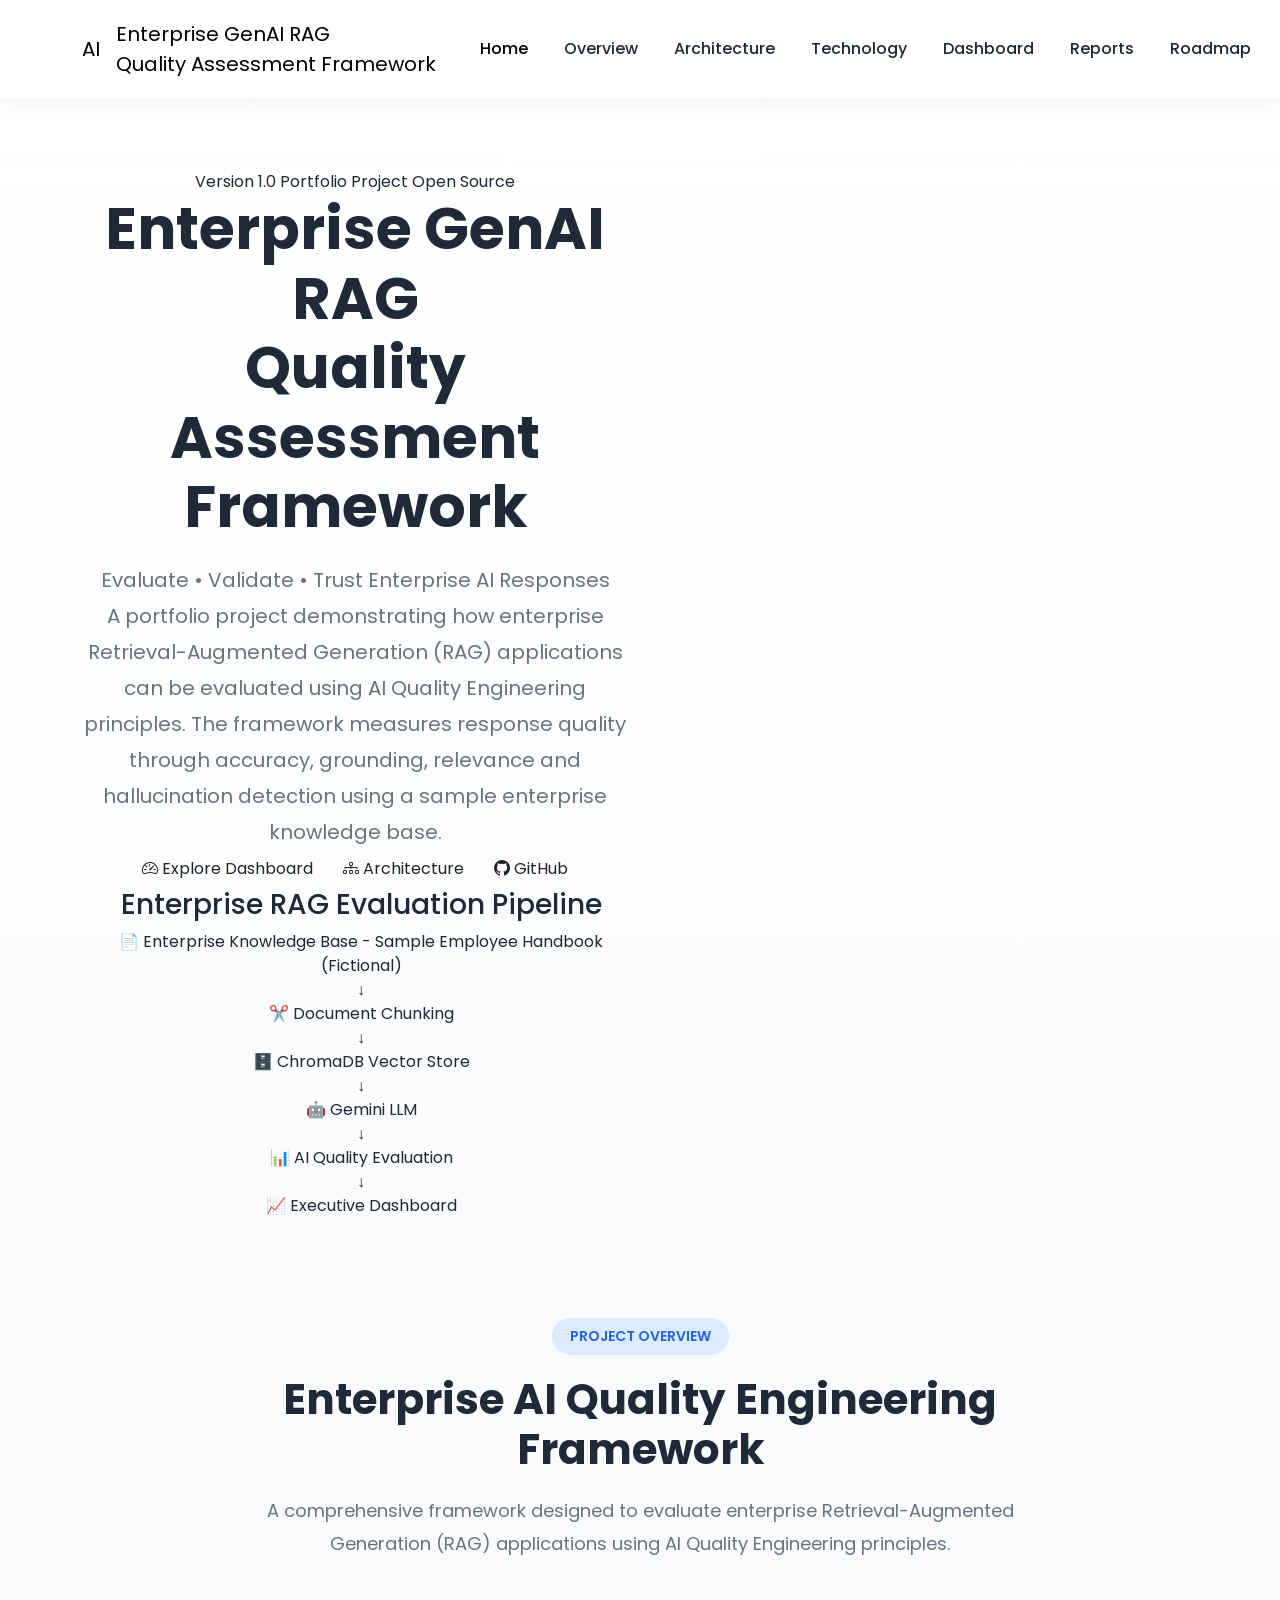
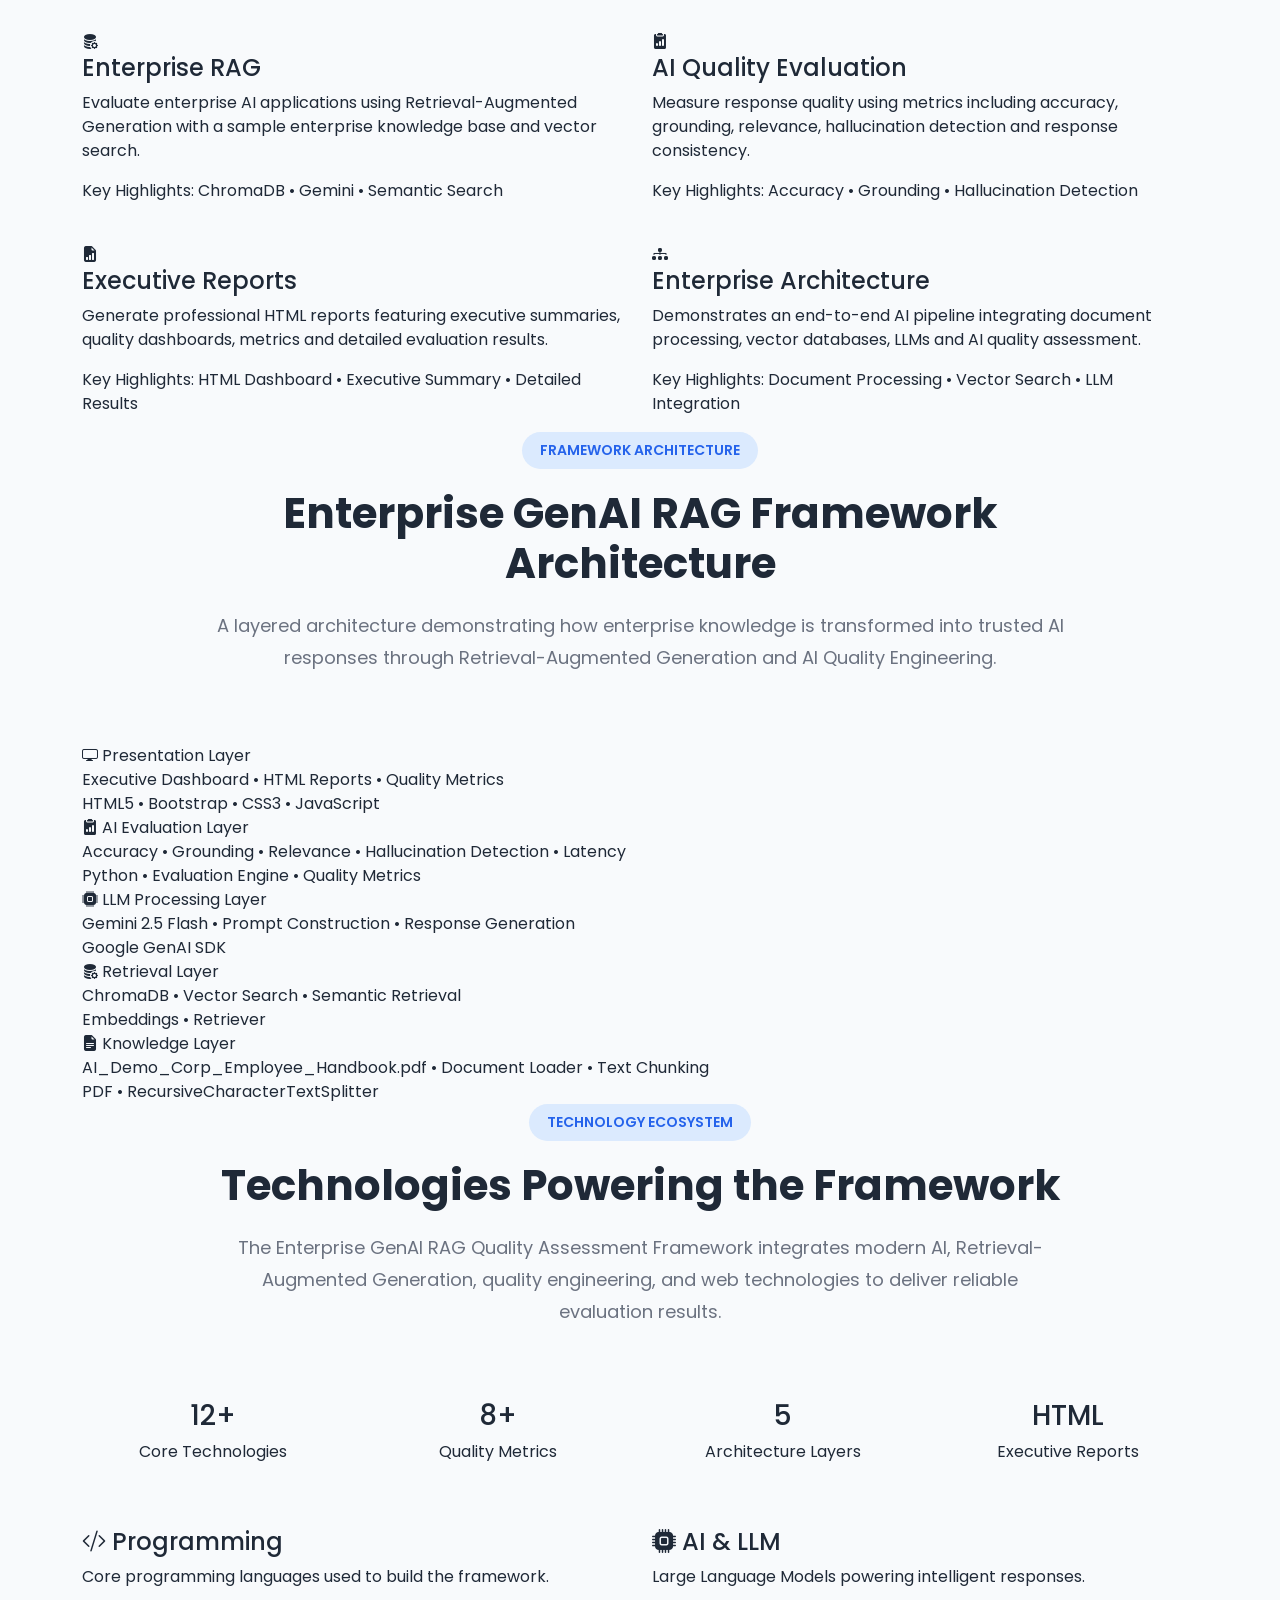
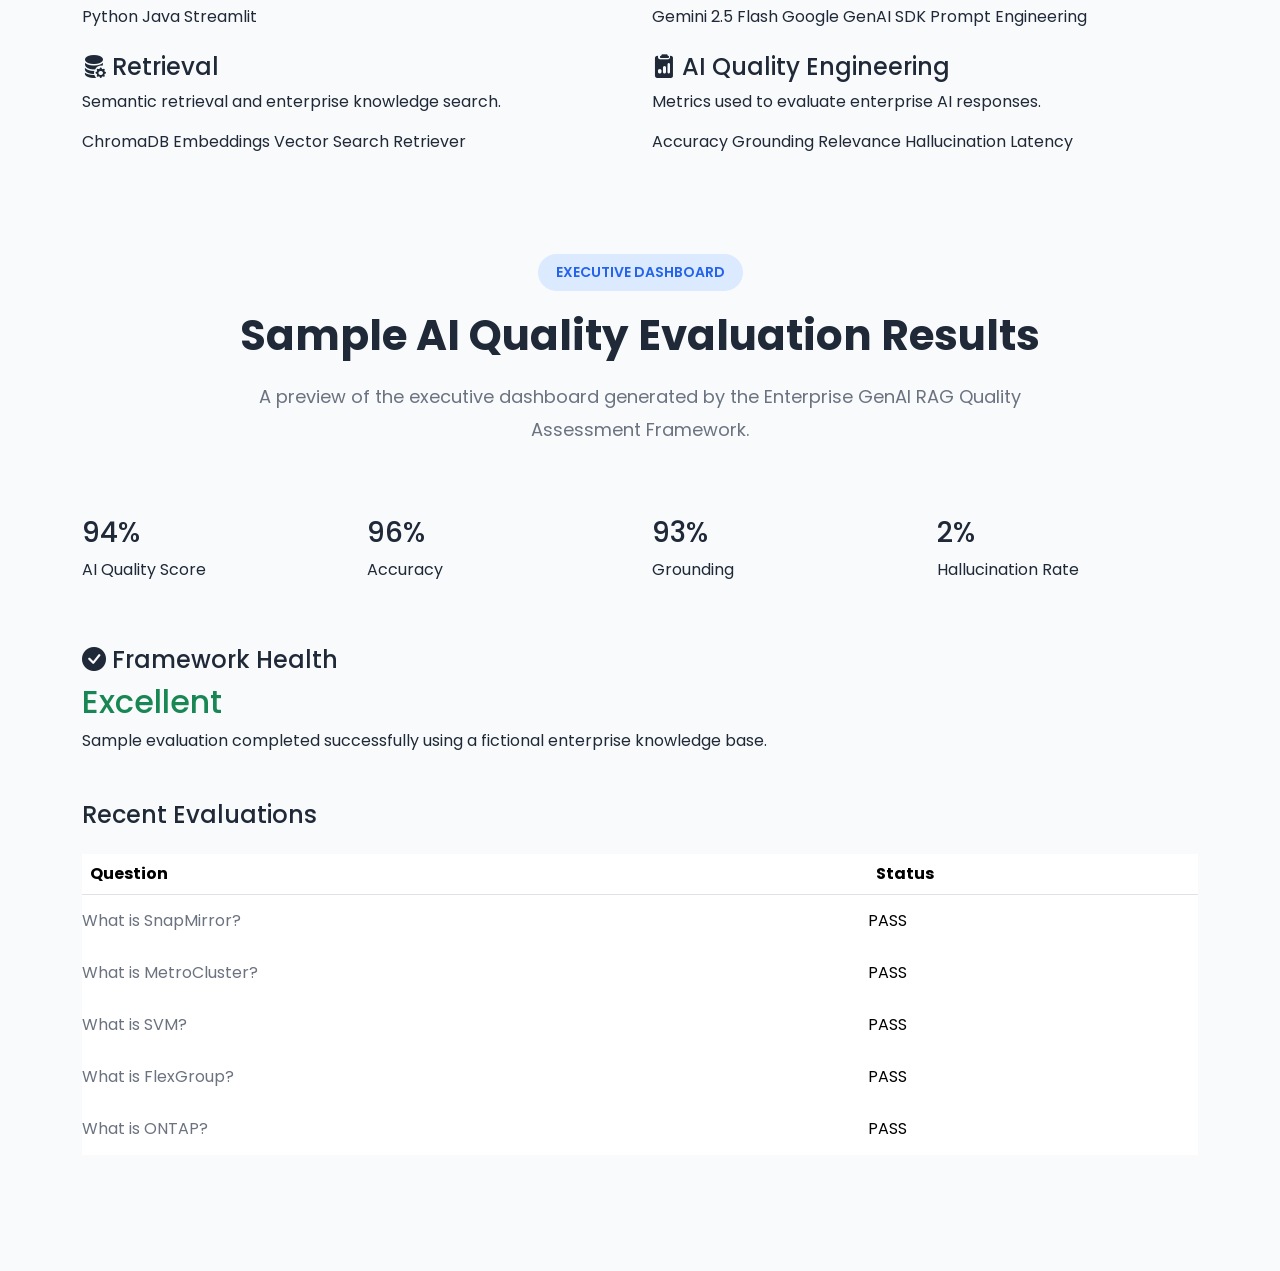
<file: index_v1.html>
<!DOCTYPE html>
<html lang="en">

<!--
==============================================================================
Enterprise GenAI RAG Quality Assessment Framework
Version : 1.0 – Foundation
Author  : K Someswara Rao
==============================================================================-->

<head>
    <meta charset="UTF-8">
    <meta name="viewport" content="width=device-width, initial-scale=1.0">

    <title>Enterprise GenAI RAG Quality Assessment Framework</title>

    <!-- Bootstrap CSS -->
    <link href="https://cdn.jsdelivr.net/npm/bootstrap@5.3.3/dist/css/bootstrap.min.css"
          rel="stylesheet">

    <!-- Bootstrap Icons -->
    <link rel="stylesheet"
          href="https://cdn.jsdelivr.net/npm/bootstrap-icons@1.11.3/font/bootstrap-icons.min.css">

    <!-- Google Fonts -->
    <link rel="preconnect" href="https://fonts.googleapis.com">
    <link rel="preconnect" href="https://fonts.gstatic.com" crossorigin>

    <link href="https://fonts.googleapis.com/css2?family=Inter:wght@300;400;500;600&family=Poppins:wght@500;600;700&display=swap"
          rel="stylesheet">

    <!-- Custom CSS -->
    <link rel="stylesheet" href="assets/css/style.css">
</head>

<body>

    <!-- ==========================================================
         Navigation
    =========================================================== -->

    <header>

        <nav class="navbar navbar-expand-lg fixed-top custom-navbar">

            <div class="container">

                <!-- Logo -->

                <a class="navbar-brand d-flex align-items-center" href="#">

                    <div class="logo-circle">
                        AI
                    </div>

                    <div class="ms-3">

                        <div class="logo-title">
                            Enterprise GenAI RAG
                        </div>

                        <div class="logo-subtitle">
                            Quality Assessment Framework
                        </div>

                    </div>

                </a>

                <!-- Mobile Menu -->

                <button class="navbar-toggler"
                        type="button"
                        data-bs-toggle="collapse"
                        data-bs-target="#mainNavbar">

                    <span class="navbar-toggler-icon"></span>

                </button>

                <!-- Navigation Links -->

                <div class="collapse navbar-collapse"
                     id="mainNavbar">

                    <ul class="navbar-nav ms-auto">

                        <li class="nav-item">
                            <a class="nav-link active" href="#">Home</a>
                        </li>

                        <li class="nav-item">
                            <a class="nav-link" href="#overview">Overview</a>
                        </li>

                        <li class="nav-item">
                            <a class="nav-link" href="#architecture">Architecture</a>
                        </li>

                        <li class="nav-item">
                            <a class="nav-link" href="#technology">Technology</a>
                        </li>

                        <li class="nav-item">
                            <a class="nav-link" href="#dashboard">Dashboard</a>
                        </li>

                        <li class="nav-item">
                            <a class="nav-link" href="#reports">Reports</a>
                        </li>

                        <li class="nav-item">
                            <a class="nav-link" href="#roadmap">Roadmap</a>
                        </li>

                        <li class="nav-item">
                            <a class="nav-link" href="#author">Author</a>
                        </li>

                    </ul>

                </div>

            </div>

        </nav>

    </header>





	<!-- Placeholder -->
<main>

    <!-- ==========================================================
         Hero Section
    =========================================================== -->

    <section id="hero" class="hero-section">

        <div class="container">

            <div class="row align-items-center">

                <!-- Left Column -->

                <div class="col-lg-6">

                    <div class="hero-badges">

                        <span class="badge-custom">Version 1.0</span>

                        <span class="badge-custom">Portfolio Project</span>

                        <span class="badge-custom">Open Source</span>

                    </div>

                    <h1 class="hero-title">

                        Enterprise GenAI RAG

                        <br>

                        <span>Quality Assessment Framework</span>

                    </h1>

                    <p class="hero-tagline">

                        Evaluate • Validate • Trust Enterprise AI Responses

                    </p>

                    <p class="hero-description">

                        A portfolio project demonstrating how enterprise
                        Retrieval-Augmented Generation (RAG) applications
                        can be evaluated using AI Quality Engineering
                        principles.

                        The framework measures response quality through
                        accuracy, grounding, relevance and hallucination
                        detection using a sample enterprise knowledge base.

                    </p>
					
							   <a href="#dashboard" class="btn btn-primary-custom">
				<i class="bi bi-speedometer2"></i>
				Explore Dashboard
			</a>

			<a href="#architecture" class="btn btn-outline-custom">
				<i class="bi bi-diagram-3"></i>
				Architecture
			</a>

			<a href="https://github.com/someswark/rag-quality-framework"
			   target="_blank"
			   class="btn btn-outline-custom">

				<i class="bi bi-github"></i>

				GitHub

			</a>

</div>

                </div>

                <!-- Right Column -->

                <div class="col-lg-6">

			 <div class="pipeline-card">

				<h3>
					Enterprise RAG Evaluation Pipeline
				</h3>

				<div class="pipeline-step">

					📄 Enterprise Knowledge Base
				
					- Sample Employee Handbook (Fictional)
				

				</div>

				<div class="pipeline-arrow">↓</div>

				<div class="pipeline-step">

					✂️ Document Chunking

				</div>

				<div class="pipeline-arrow">↓</div>

				<div class="pipeline-step">

					🗄️ ChromaDB Vector Store

				</div>

				<div class="pipeline-arrow">↓</div>

				<div class="pipeline-step">

					🤖 Gemini LLM

				</div>

				<div class="pipeline-arrow">↓</div>

				<div class="pipeline-step">

					📊 AI Quality Evaluation

				</div>

				<div class="pipeline-arrow">↓</div>

				<div class="pipeline-step">

					📈 Executive Dashboard

				</div>

			</div>
                </div>

            </div>

        </div>

    </section>
	
	
	<!-- ==========================================================
     Project Overview
========================================================== -->

<section id="overview" class="overview-section">

    <div class="container">

        <div class="section-header text-center">

            <span class="section-badge">
                PROJECT OVERVIEW
            </span>

            <h2 class="section-title">
                Enterprise AI Quality Engineering Framework
            </h2>

            <p class="section-description">

                A comprehensive framework designed to evaluate enterprise
                Retrieval-Augmented Generation (RAG) applications using
                AI Quality Engineering principles.

            </p>

        </div>

        <div class="row g-4">

            <!-- Card 1 -->

            <div class="col-lg-6">

                <div class="overview-card">

                    <div class="card-icon">

                        <i class="bi bi-database-fill-gear"></i>

                    </div>

                    <h4>Enterprise RAG</h4>

                    <p>

                        Evaluate enterprise AI applications using
                        Retrieval-Augmented Generation with a sample
                        enterprise knowledge base and vector search.
						</p>
						  <p>
						
						Key Highlights: ChromaDB • Gemini • Semantic Search

                    </p>

                </div>

            </div>

            <!-- Card 2 -->

            <div class="col-lg-6">

                <div class="overview-card">

                    <div class="card-icon">

                        <i class="bi bi-clipboard2-data-fill"></i>

                    </div>

                    <h4>AI Quality Evaluation</h4>

                    <p>

                        Measure response quality using metrics including
                        accuracy, grounding, relevance, hallucination
                        detection and response consistency.
						</p>
						  <p>
						
						Key Highlights: Accuracy • Grounding • Hallucination Detection

                    </p>

                </div>

            </div>

            <!-- Card 3 -->

            <div class="col-lg-6">

                <div class="overview-card">

                    <div class="card-icon">

                        <i class="bi bi-file-earmark-bar-graph-fill"></i>

                    </div>

                    <h4>Executive Reports</h4>

                    <p>

                        Generate professional HTML reports featuring
                        executive summaries, quality dashboards,
                        metrics and detailed evaluation results.
						</p>
						  <p>
						
						Key Highlights: HTML Dashboard • Executive Summary • Detailed Results

                    </p>

                </div>

            </div>

            <!-- Card 4 -->

            <div class="col-lg-6">

                <div class="overview-card">

                    <div class="card-icon">

                        <i class="bi bi-diagram-3-fill"></i>

                    </div>

                    <h4>Enterprise Architecture</h4>

                    <p>

                        Demonstrates an end-to-end AI pipeline
                        integrating document processing,
                        vector databases, LLMs and AI quality assessment.
						 
						 
						 </p>
						  <p>
						
						Key Highlights: Document Processing • Vector Search • LLM Integration

                    </p>

                </div>

            </div>

        </div>

    </div>

</section>
	
<!-- ==========================================================
     Framework Architecture
========================================================== -->

<section id="architecture" class="architecture-section">

    <div class="container">

        <div class="section-header text-center">

            <span class="section-badge">
                FRAMEWORK ARCHITECTURE
            </span>

            <h2 class="section-title">
                Enterprise GenAI RAG Framework Architecture
            </h2>

            <p class="section-description">

                A layered architecture demonstrating how enterprise
                knowledge is transformed into trusted AI responses
                through Retrieval-Augmented Generation and AI Quality
                Engineering.

            </p>

        </div>

        <!-- Layer 1 -->

        <div class="architecture-layer">

            <div class="layer-title">
                <i class="bi bi-display"></i>
                Presentation Layer
            </div>

            <div class="layer-content">

                Executive Dashboard • HTML Reports • Quality Metrics

            </div>

            <div class="layer-tech">

                HTML5 • Bootstrap • CSS3 • JavaScript

            </div>

        </div>

        <!-- Layer 2 -->

        <div class="architecture-layer">

            <div class="layer-title">

                <i class="bi bi-clipboard2-data-fill"></i>

                AI Evaluation Layer

            </div>

            <div class="layer-content">

                Accuracy • Grounding • Relevance • Hallucination Detection • Latency

            </div>

            <div class="layer-tech">

                Python • Evaluation Engine • Quality Metrics

            </div>

        </div>

        <!-- Layer 3 -->

        <div class="architecture-layer">

            <div class="layer-title">

                <i class="bi bi-cpu-fill"></i>

                LLM Processing Layer

            </div>

            <div class="layer-content">

                Gemini 2.5 Flash • Prompt Construction • Response Generation

            </div>

            <div class="layer-tech">

                Google GenAI SDK

            </div>

        </div>

        <!-- Layer 4 -->

        <div class="architecture-layer">

            <div class="layer-title">

                <i class="bi bi-database-fill-gear"></i>

                Retrieval Layer

            </div>

            <div class="layer-content">

                ChromaDB • Vector Search • Semantic Retrieval

            </div>

            <div class="layer-tech">

                Embeddings • Retriever

            </div>

        </div>

        <!-- Layer 5 -->

        <div class="architecture-layer">

            <div class="layer-title">

                <i class="bi bi-file-earmark-text-fill"></i>

                Knowledge Layer

            </div>

            <div class="layer-content">

                AI_Demo_Corp_Employee_Handbook.pdf • Document Loader • Text Chunking

            </div>

            <div class="layer-tech">

                PDF • RecursiveCharacterTextSplitter

            </div>

        </div>

    </div>

</section>

<!-- ==========================================================
     Technology Ecosystem
========================================================== -->

<section id="technology" class="technology-section">

    <div class="container">

        <div class="section-header text-center">

            <span class="section-badge">
                TECHNOLOGY ECOSYSTEM
            </span>

            <h2 class="section-title">
                Technologies Powering the Framework
            </h2>

            <p class="section-description">

                The Enterprise GenAI RAG Quality Assessment Framework
                integrates modern AI, Retrieval-Augmented Generation,
                quality engineering, and web technologies to deliver
                reliable evaluation results.

            </p>

        </div>

        <!-- Summary Statistics -->

        <div class="row text-center mb-5">

            <div class="col-md-3">

                <div class="stat-card">

                    <h3>12+</h3>

                    <p>Core Technologies</p>

                </div>

            </div>

            <div class="col-md-3">

                <div class="stat-card">

                    <h3>8+</h3>

                    <p>Quality Metrics</p>

                </div>

            </div>

            <div class="col-md-3">

                <div class="stat-card">

                    <h3>5</h3>

                    <p>Architecture Layers</p>

                </div>

            </div>

            <div class="col-md-3">

                <div class="stat-card">

                    <h3>HTML</h3>

                    <p>Executive Reports</p>

                </div>

            </div>

        </div>

        <!-- Technology Cards -->

        <div class="row g-4">

            <!-- Programming -->

            <div class="col-lg-6">

                <div class="tech-card">

                    <h4>

                        <i class="bi bi-code-slash"></i>

                        Programming

                    </h4>

                    <p class="tech-purpose">

                        Core programming languages used to build the framework.

                    </p>

                    <div class="tech-badges">

                        <span>Python</span>

                        <span>Java</span>

                        <span>Streamlit</span>

                    </div>

                </div>

            </div>

            <!-- AI -->

            <div class="col-lg-6">

                <div class="tech-card">

                    <h4>

                        <i class="bi bi-cpu-fill"></i>

                        AI & LLM

                    </h4>

                    <p class="tech-purpose">

                        Large Language Models powering intelligent responses.

                    </p>

                    <div class="tech-badges">

                        <span>Gemini 2.5 Flash</span>

                        <span>Google GenAI SDK</span>

                        <span>Prompt Engineering</span>

                    </div>

                </div>

            </div>

            <!-- Retrieval -->

            <div class="col-lg-6">

                <div class="tech-card">

                    <h4>

                        <i class="bi bi-database-fill-gear"></i>

                        Retrieval

                    </h4>

                    <p class="tech-purpose">

                        Semantic retrieval and enterprise knowledge search.

                    </p>

                    <div class="tech-badges">

                        <span>ChromaDB</span>

                        <span>Embeddings</span>

                        <span>Vector Search</span>

                        <span>Retriever</span>

                    </div>

                </div>

            </div>

            <!-- AI Quality -->

            <div class="col-lg-6">

                <div class="tech-card">

                    <h4>

                        <i class="bi bi-clipboard2-data-fill"></i>

                        AI Quality Engineering

                    </h4>

                    <p class="tech-purpose">

                        Metrics used to evaluate enterprise AI responses.

                    </p>

                    <div class="tech-badges">

                        <span>Accuracy</span>

                        <span>Grounding</span>

                        <span>Relevance</span>

                        <span>Hallucination</span>

                        <span>Latency</span>

                    </div>

                </div>

            </div>

        </div>

    </div>

</section>

<!-- ==========================================================
     Executive Dashboard Preview
========================================================== -->

<section id="dashboard" class="dashboard-section">

    <div class="container">

        <div class="section-header text-center">

            <span class="section-badge">

                EXECUTIVE DASHBOARD

            </span>

            <h2 class="section-title">

                Sample AI Quality Evaluation Results

            </h2>

            <p class="section-description">

                A preview of the executive dashboard generated by the
                Enterprise GenAI RAG Quality Assessment Framework.

            </p>

        </div>

        <!-- KPI Cards -->

        <div class="row g-4 mb-5">

            <div class="col-lg-3 col-md-6">

                <div class="metric-card">

                    <h3>94%</h3>

                    <p>AI Quality Score</p>

                </div>

            </div>

            <div class="col-lg-3 col-md-6">

                <div class="metric-card">

                    <h3>96%</h3>

                    <p>Accuracy</p>

                </div>

            </div>

            <div class="col-lg-3 col-md-6">

                <div class="metric-card">

                    <h3>93%</h3>

                    <p>Grounding</p>

                </div>

            </div>

            <div class="col-lg-3 col-md-6">

                <div class="metric-card">

                    <h3>2%</h3>

                    <p>Hallucination Rate</p>

                </div>

            </div>

        </div>

        <!-- Framework Health -->

        <div class="health-card mb-5">

            <h4>

                <i class="bi bi-check-circle-fill"></i>

                Framework Health

            </h4>

            <h2 class="text-success">

                Excellent

            </h2>

            <p>

                Sample evaluation completed successfully using
                a fictional enterprise knowledge base.

            </p>

        </div>

        <!-- Recent Evaluations -->

        <div class="dashboard-table">

            <h4 class="mb-4">

                Recent Evaluations

            </h4>

            <table class="table">

                <thead>

                    <tr>

                        <th>Question</th>

                        <th>Status</th>

                    </tr>

                </thead>

                <tbody>

                    <tr>

                        <td>What is SnapMirror?</td>

                        <td>

                            <span class="status-pass">

                                PASS

                            </span>

                        </td>

                    </tr>

                    <tr>

                        <td>What is MetroCluster?</td>

                        <td>

                            <span class="status-pass">

                                PASS

                            </span>

                        </td>

                    </tr>

                    <tr>

                        <td>What is SVM?</td>

                        <td>

                            <span class="status-pass">

                                PASS

                            </span>

                        </td>

                    </tr>

                    <tr>

                        <td>What is FlexGroup?</td>

                        <td>

                            <span class="status-pass">

                                PASS

                            </span>

                        </td>

                    </tr>

                    <tr>

                        <td>What is ONTAP?</td>

                        <td>

                            <span class="status-pass">

                                PASS

                            </span>

                        </td>

                    </tr>

                </tbody>

            </table>

        </div>

    </div>

</section>


	

</main>

    <!-- Bootstrap JS -->
    <script src="https://cdn.jsdelivr.net/npm/bootstrap@5.3.3/dist/js/bootstrap.bundle.min.js"></script>

</body>

</html>
</file>
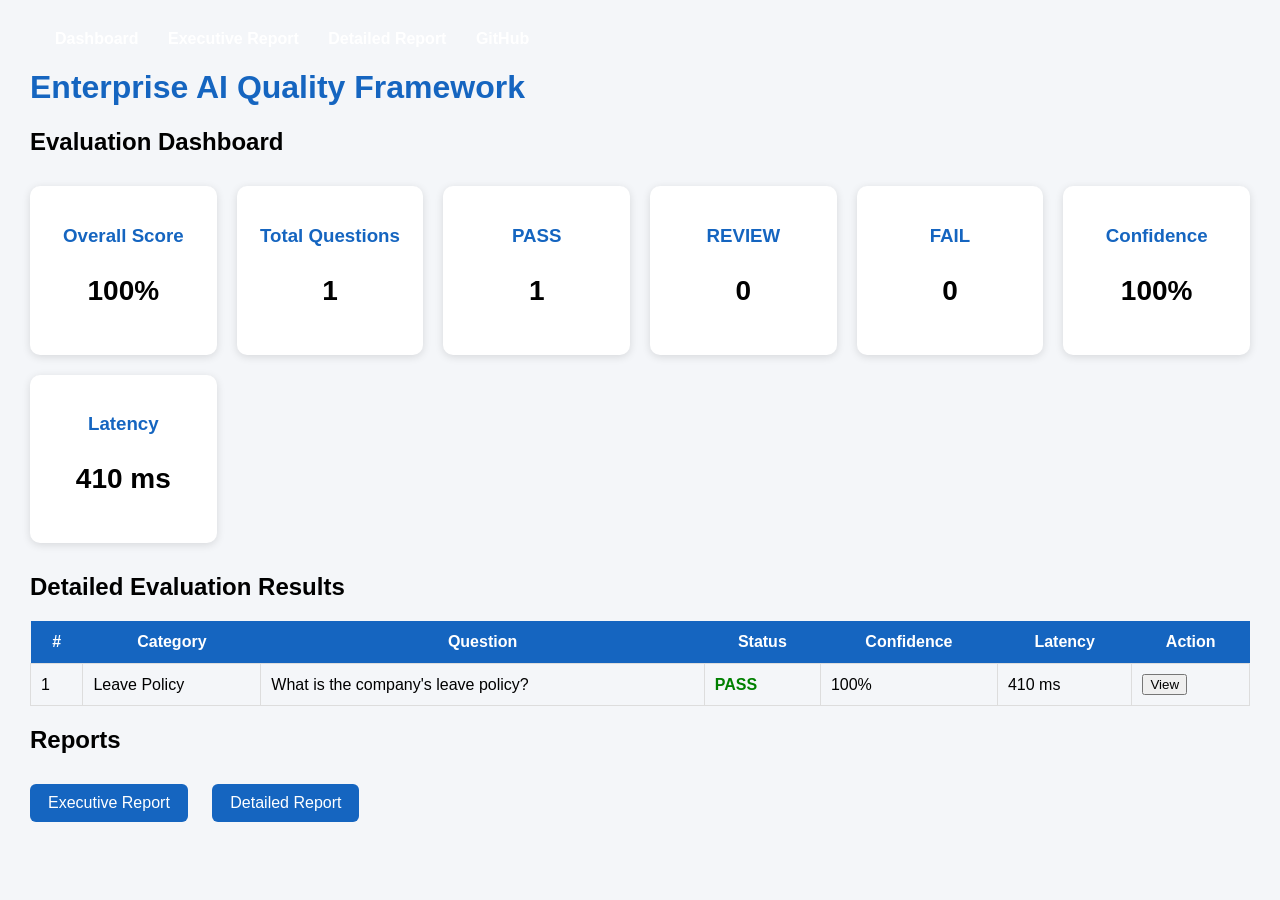
<file: website/dashboard.html>
<!DOCTYPE html>
<html lang="en">

<head>

    <meta charset="UTF-8">
    <title>Enterprise AI Quality Framework Dashboard</title>

    <link rel="stylesheet" href="assets/css/dashboard.css">

</head>

<body>


</div>

    <div class="nav-links">

        <a href="dashboard.html">Dashboard</a>

        <a href="assets/reports/executive-report.html" target="_blank">
            Executive Report
        </a>

        <a href="assets/reports/detailed-report.html" target="_blank">
            Detailed Report
        </a>

        <a href="https://github.com/someswark/rag-quality-framework" target="_blank">
            GitHub
        </a>

    </div>

</nav>


<div class="container">

    <h1>Enterprise AI Quality Framework</h1>
    <h2>Evaluation Dashboard</h2>

    <div class="summary-grid">

        <div class="card">
            <h3>Overall Score</h3>
            <p id="overallScore">0%</p>
        </div>

        <div class="card">
            <h3>Total Questions</h3>
            <p id="totalQuestions">0</p>
        </div>

        <div class="card">
            <h3>PASS</h3>
            <p id="passCount">0</p>
        </div>

        <div class="card">
            <h3>REVIEW</h3>
            <p id="reviewCount">0</p>
        </div>

        <div class="card">
            <h3>FAIL</h3>
            <p id="failCount">0</p>
        </div>

        <div class="card">
            <h3>Confidence</h3>
            <p id="confidence">0%</p>
        </div>

        <div class="card">
            <h3>Latency</h3>
            <p id="latency">0 ms</p>
        </div>

    </div>

    <h2>Detailed Evaluation Results</h2>

    <table>

        <thead>

        <tr>
            <th>#</th>
            <th>Category</th>
            <th>Question</th>
            <th>Status</th>
            <th>Confidence</th>
            <th>Latency</th>
			<th>Action</th>
        </tr>

        </thead>

        <tbody id="resultsBody">

        </tbody>

    </table>

    <h2>Reports</h2>

    <div class="reports">

        <a href="assets/reports/executive-report.html" target="_blank">
            Executive Report
        </a>

        <a href="assets/reports/detailed-report.html" target="_blank">
            Detailed Report
        </a>

    </div>

</div>

<script src="assets/js/dashboard.js"></script>

<div id="questionModal" class="modal">

    <div class="modal-content">

        <span class="close" onclick="closeModal()">&times;</span>

        <h2>Evaluation Details</h2>

        <p><strong>Category:</strong> <span id="mCategory"></span></p>

        <p><strong>Question:</strong></p>
        <div class="answer-box" id="mQuestion"></div>

        <p><strong>Expected Answer:</strong></p>
        <div class="answer-box" id="mExpected"></div>

        <p><strong>Generated Answer:</strong></p>
        <div class="answer-box" id="mGenerated"></div>

        <p><strong>Status:</strong> <span id="mStatus"></span></p>

        <p><strong>Confidence:</strong> <span id="mConfidence"></span></p>

        <p><strong>Latency:</strong> <span id="mLatency"></span></p>

		<div class="modal-footer">

			<button onclick="previousQuestion()">◀ Previous</button>

			<button onclick="nextQuestion()">Next ▶</button>

		</div>


    </div>

</div>



</body>

</html>
</file>
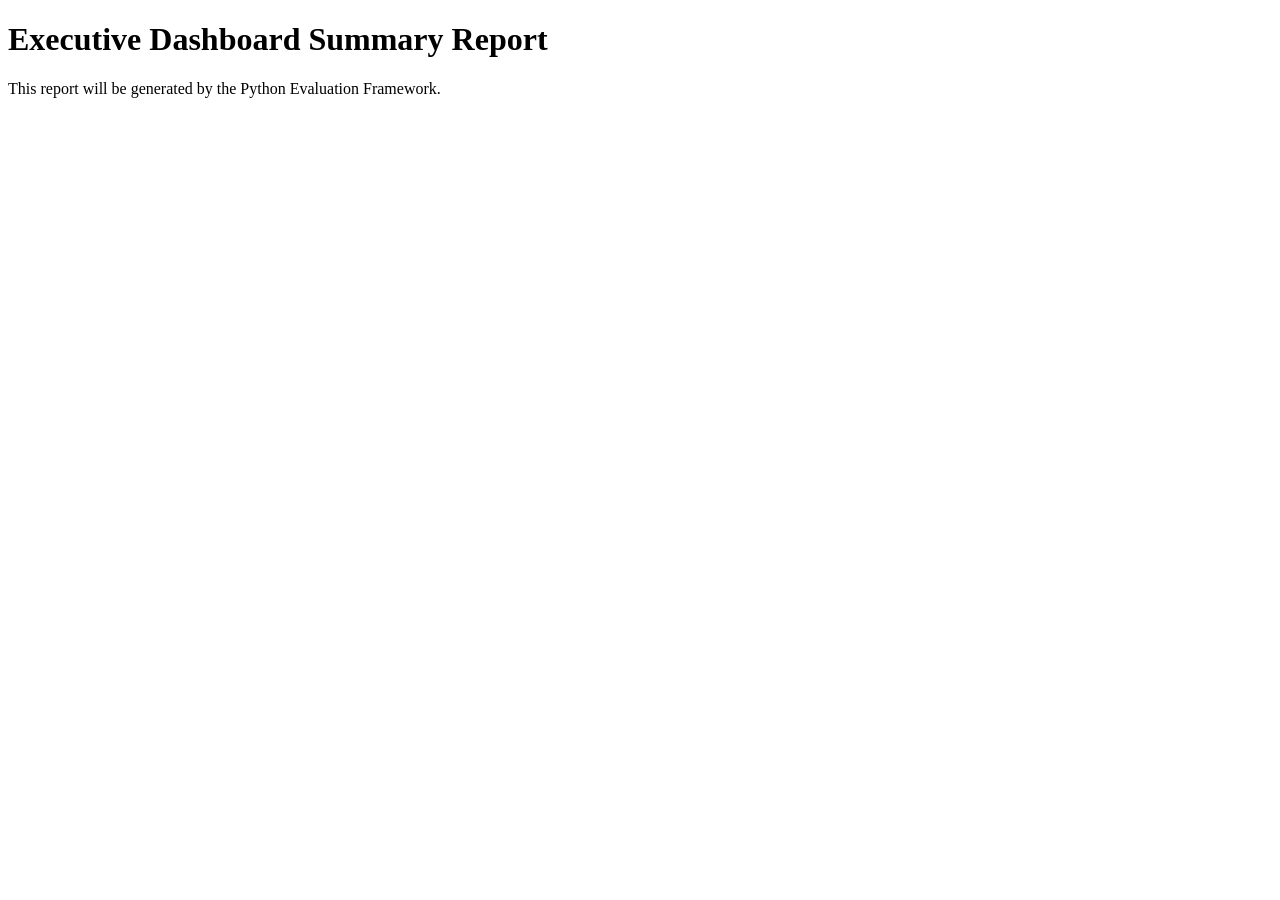
<file: output/reports/dashboard-report.html>
<!DOCTYPE html>
<html>
<head>
    <title>Executive Dashboard Summary</title>
</head>
<body>

<h1>Executive Dashboard Summary Report</h1>

<p>This report will be generated by the Python Evaluation Framework.</p>

</body>
</html>
</file>
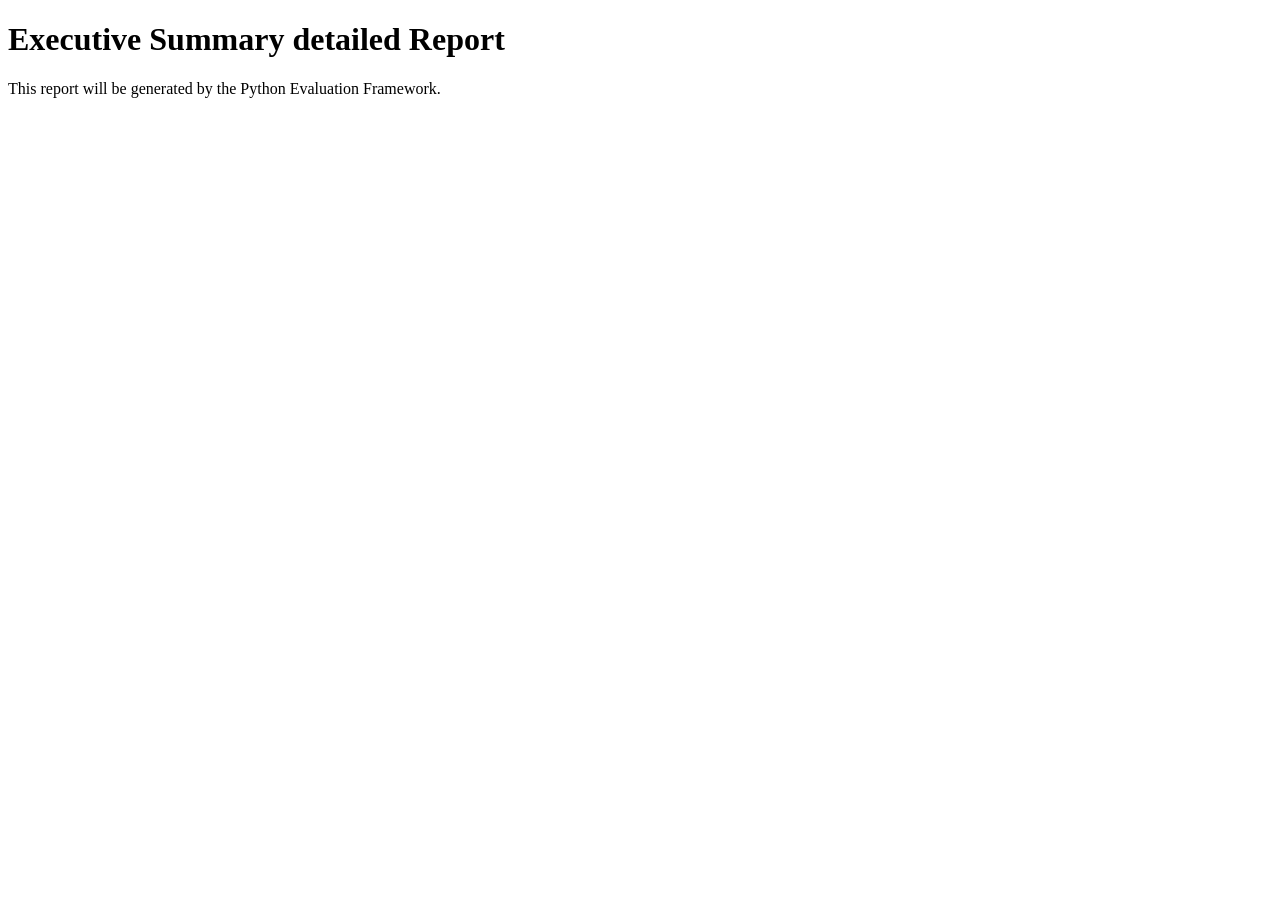
<file: output/reports/detailed-report.html>
<!DOCTYPE html>
<html>
<head>
    <title>detailed Report</title>
</head>
<body>

<h1>Executive Summary detailed Report</h1>

<p>This report will be generated by the Python Evaluation Framework.</p>

</body>
</html>
</file>
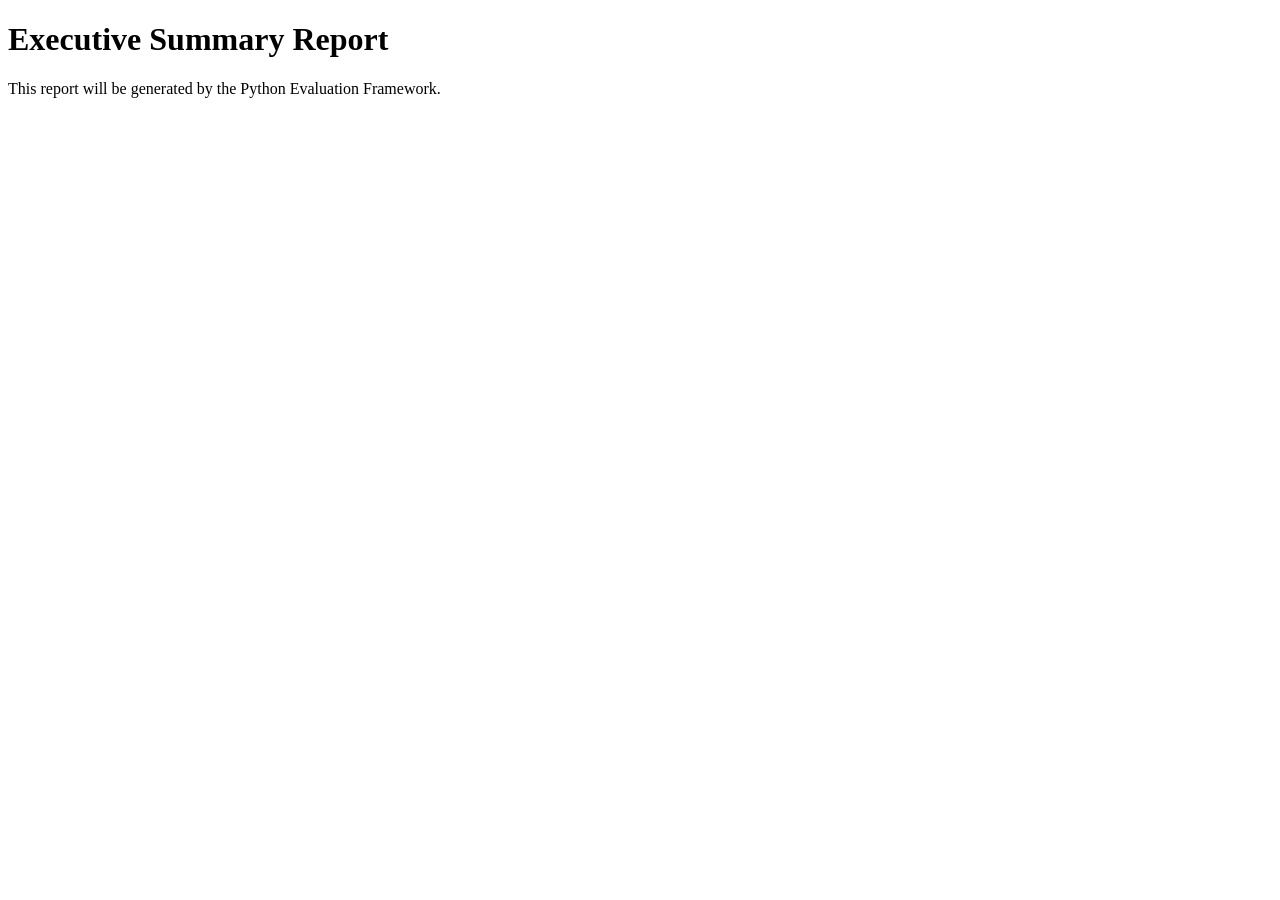
<file: output/reports/executive-summary.html>
<!DOCTYPE html>
<html>
<head>
    <title>Executive Summary</title>
</head>
<body>

<h1>Executive Summary Report</h1>

<p>This report will be generated by the Python Evaluation Framework.</p>

</body>
</html>
</file>
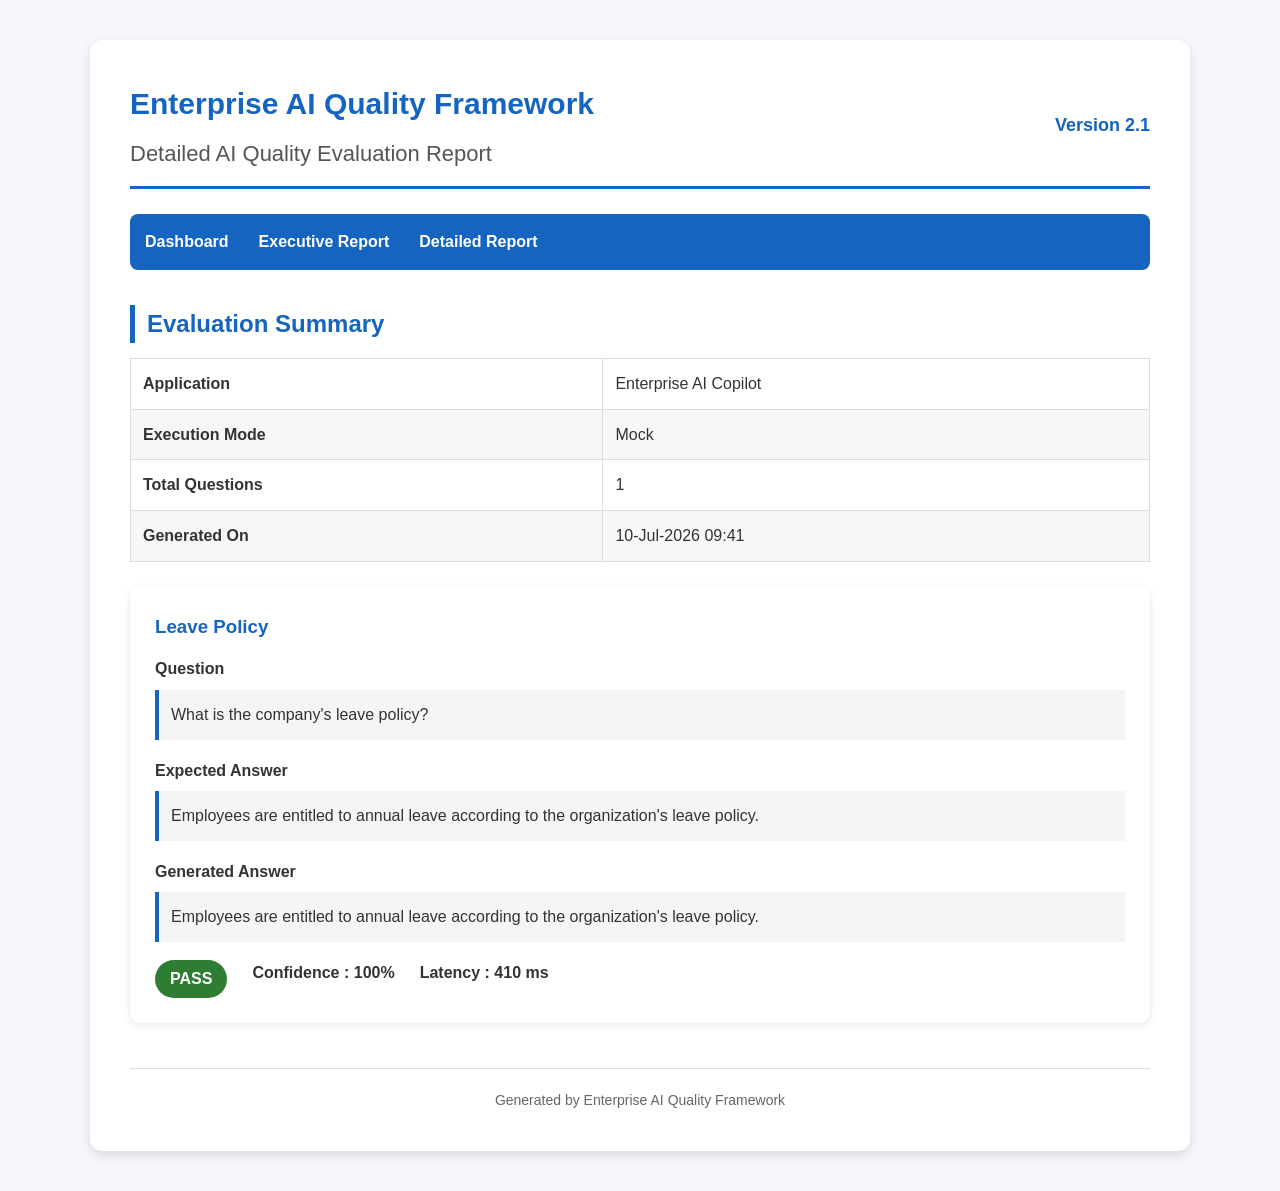
<file: website/assets/reports/detailed-report.html>
<!DOCTYPE html>

<html lang="en">

<head>

<meta charset="UTF-8">

<title>Detailed AI Quality Evaluation Report</title>

<style>

/* ==========================================================
   Enterprise AI Quality Framework
   Shared Report Stylesheet
   Version : 2.0
========================================================== */

*{
    margin:0;
    padding:0;
    box-sizing:border-box;
}

body{

    font-family:Segoe UI, Arial, sans-serif;
    background:#f5f7fb;
    color:#333;
    line-height:1.6;
    padding:40px;

}

.container{

    max-width:1100px;
    margin:auto;
    background:#ffffff;
    border-radius:12px;
    padding:40px;
    box-shadow:0 4px 12px rgba(0,0,0,.12);

}

/* ==========================================================
   Header
========================================================== */

.header{

    display:flex;
    justify-content:space-between;
    align-items:center;
    border-bottom:3px solid #1565C0;
    padding-bottom:15px;
    margin-bottom:25px;

}

.header h1{

    color:#1565C0;
    font-size:30px;

}

.version{

    font-weight:bold;
    color:#1565C0;
    font-size:18px;

}

.subtitle{

    margin-top:8px;
    color:#555;
    font-size:22px;
}

/* ==========================================================
   Sections
========================================================== */

.section{

    margin-top:35px;

}

.section h2{

    color:#1565C0;
    margin-bottom:15px;
    border-left:5px solid #1565C0;
    padding-left:12px;

}

/* ==========================================================
   Hero Score
========================================================== */

.score-card{

    margin-top:30px;
    background:#eef5ff;
    border-radius:12px;
    text-align:center;
    padding:40px;

}

.score-title{

    color:#666;
    letter-spacing:3px;
    font-size:18px;

}

.score{

    font-size:72px;
    font-weight:bold;
    color:#2E7D32;
    margin-top:15px;

}

.rating{

    display:inline-block;
    margin-top:20px;
    background:#2E7D32;
    color:white;
    padding:10px 25px;
    border-radius:25px;
    font-size:20px;
    font-weight:bold;

}

/* ==========================================================
   KPI Cards
========================================================== */

.kpi-container{

    display:flex;
    gap:20px;
    margin-top:35px;

}

.kpi{

    flex:1;
    background:#ffffff;
    border-radius:10px;
    text-align:center;
    padding:25px;
    box-shadow:0 2px 8px rgba(0,0,0,.10);

}

.kpi h3{

    color:#1565C0;
    margin-bottom:15px;

}

.kpi-value{

    font-size:34px;
    font-weight:bold;

}

/* ==========================================================
   Tables
========================================================== */

table{

    width:100%;
    border-collapse:collapse;
    margin-top:15px;

}

th{

    background:#1565C0;
    color:white;
    padding:12px;

}

td{

    border:1px solid #ddd;
    padding:12px;

}

tr:nth-child(even){

    background:#f7f7f7;

}

/* ==========================================================
   Lists
========================================================== */

ul{

    margin-left:20px;

}

li{

    margin-bottom:10px;

}

/* ==========================================================
   Status Badges
========================================================== */

.badge-good{

    background:#2E7D32;
    color:white;
    padding:5px 14px;
    border-radius:15px;

}

.badge-review{

    background:#FB8C00;
    color:white;
    padding:5px 14px;
    border-radius:15px;

}

.badge-fail{

    background:#C62828;
    color:white;
    padding:5px 14px;
    border-radius:15px;

}

/* ==========================================================
   Footer
========================================================== */

.footer{

    margin-top:45px;
    text-align:center;
    color:#666;
    font-size:14px;
    border-top:1px solid #ddd;
    padding-top:20px;

}

/* ==========================================================
   Print
========================================================== */

@media print{

body{

    background:white;
    padding:0;

}

.container{

    box-shadow:none;
    padding:0;

}

}



.question-card{

    margin-top:25px;
    background:white;
    border-radius:10px;
    padding:25px;
    box-shadow:0 2px 8px rgba(0,0,0,.10);

}

.question-card h3{

    color:#1565C0;
    margin-bottom:15px;

}

.label{

    font-weight:bold;
    color:#555;

}

.answer{

    background:#f5f5f5;
    border-left:4px solid #1565C0;
    padding:12px;
    margin-top:8px;
    margin-bottom:18px;

}

.status{

    display:inline-block;
    padding:6px 15px;
    border-radius:20px;
    color:white;
    font-weight:bold;

}

.status-pass{

    background:#2E7D32;

}

.status-review{

    background:#FB8C00;

}

.status-fail{

    background:#C62828;

}

.metrics{

    margin-top:15px;
    display:flex;
    gap:25px;

}

.metric{

    font-weight:bold;

}


.navbar{

    display:flex;

    gap:30px;

    background:#1565C0;

    padding:15px;

    border-radius:8px;

    margin-bottom:30px;

}

.navbar a{

    color:white;

    text-decoration:none;

    font-weight:bold;

}

.navbar a:hover{

    text-decoration:underline;

}

</style>

</head>

<body>



<div class="container">

<div class="header">

<div>

<h1>Enterprise AI Quality Framework</h1>

<div class="subtitle">

Detailed AI Quality Evaluation Report

</div>

</div>

<div class="version">

Version 2.1

</div>

</div>

<div class="navbar">

    <a href="../../dashboard.html">Dashboard</a>

    <a href="executive-report.html">Executive Report</a>

    <a href="detailed-report.html">Detailed Report</a>

</div>

<div class="section">

<h2>Evaluation Summary</h2>







<table>

<tr>
<td><strong>Application</strong></td>
<td>Enterprise AI Copilot</td>
</tr>

<tr>
<td><strong>Execution Mode</strong></td>
<td>Mock</td>
</tr>

<tr>
<td><strong>Total Questions</strong></td>
<td>1</td>
</tr>

<tr>
<td><strong>Generated On</strong></td>
<td>10-Jul-2026 09:41</td>
</tr>

</table>

</div>



<div class="question-card">

<h3>Leave Policy</h3>

<p>
<strong>Question</strong>
</p>

<div class="answer">
What is the company's leave policy?
</div>

<p>
<strong>Expected Answer</strong>
</p>

<div class="answer">
Employees are entitled to annual leave according to the organization's leave policy.
</div>

<p>
<strong>Generated Answer</strong>
</p>

<div class="answer">
Employees are entitled to annual leave according to the organization's leave policy.
</div>

<div class="metrics">

    <div class="metric">
        <span class="status status-pass">
            PASS
        </span>
    </div>

    <div class="metric">
        Confidence : 100%
    </div>

    <div class="metric">
        Latency : 410 ms
    </div>

</div>

</div>



<div class="footer">

Generated by Enterprise AI Quality Framework

</div>

</div>

</body>

</html>
</file>
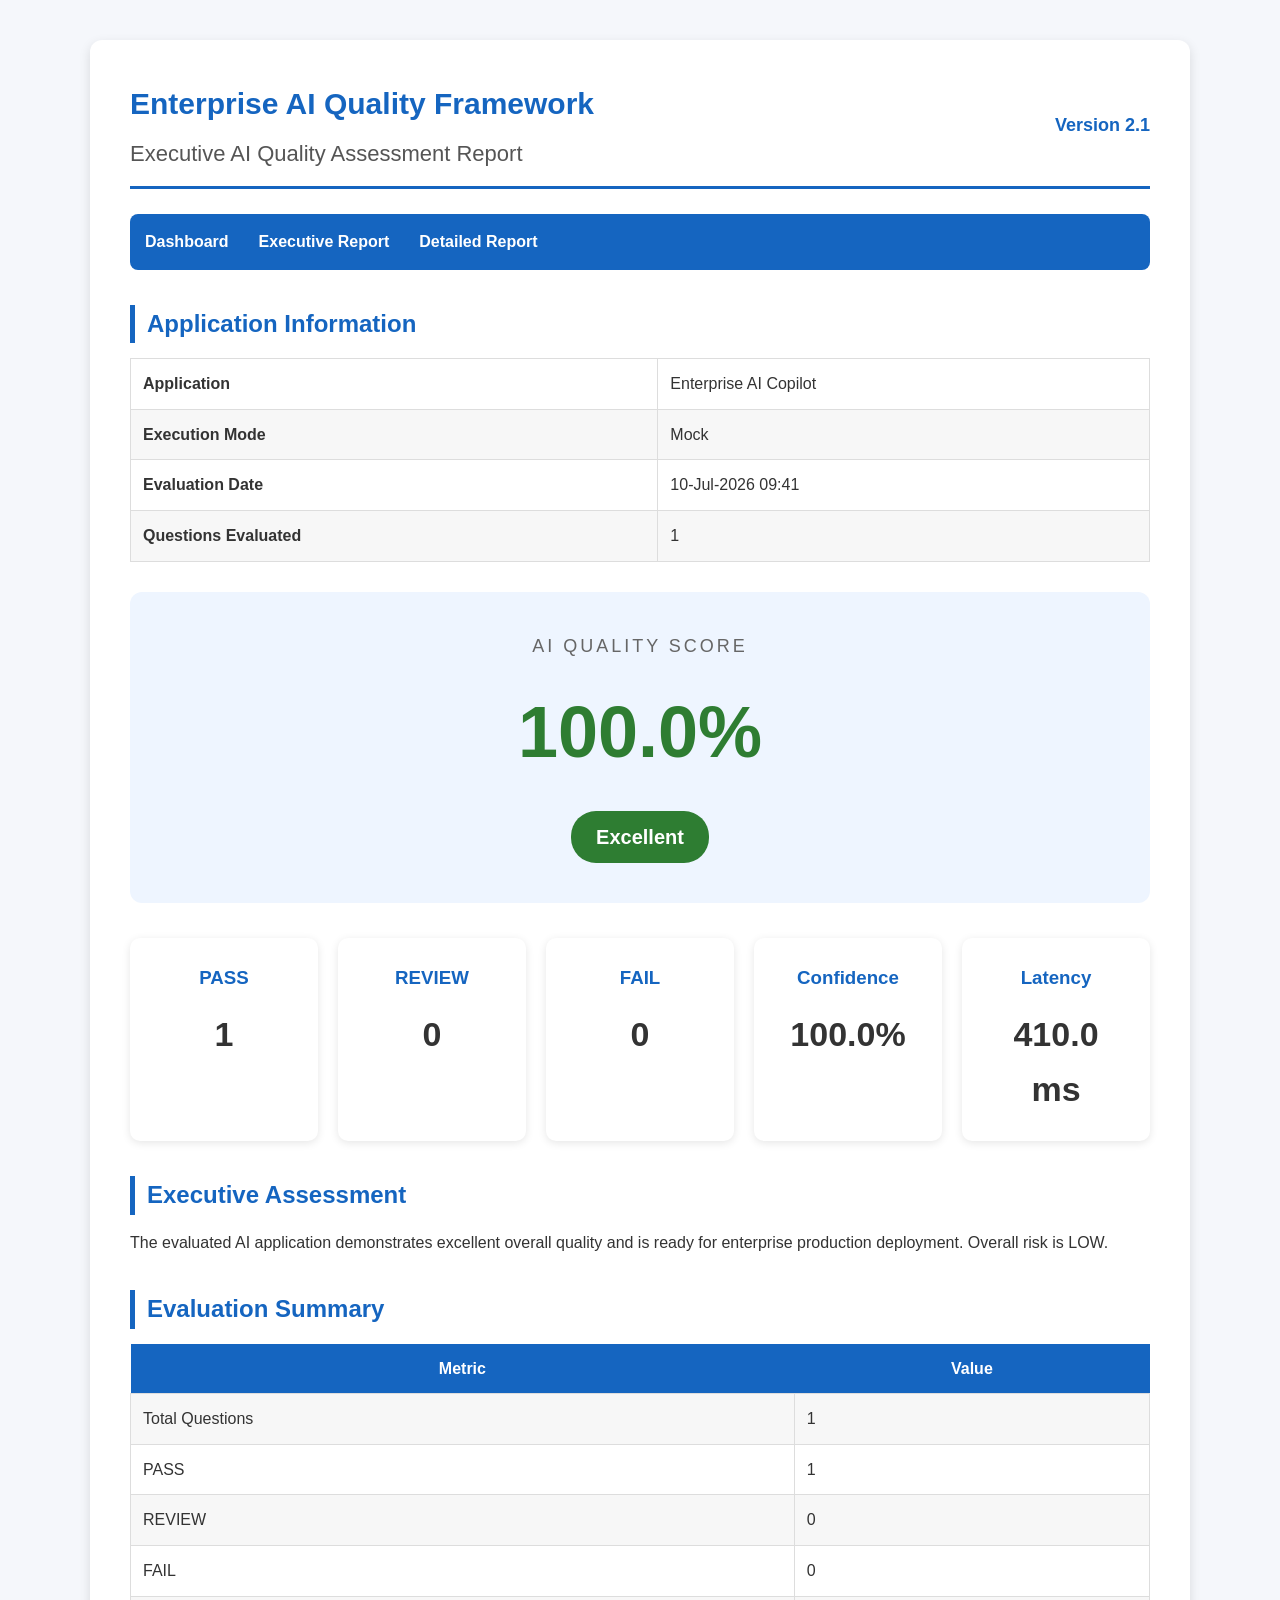
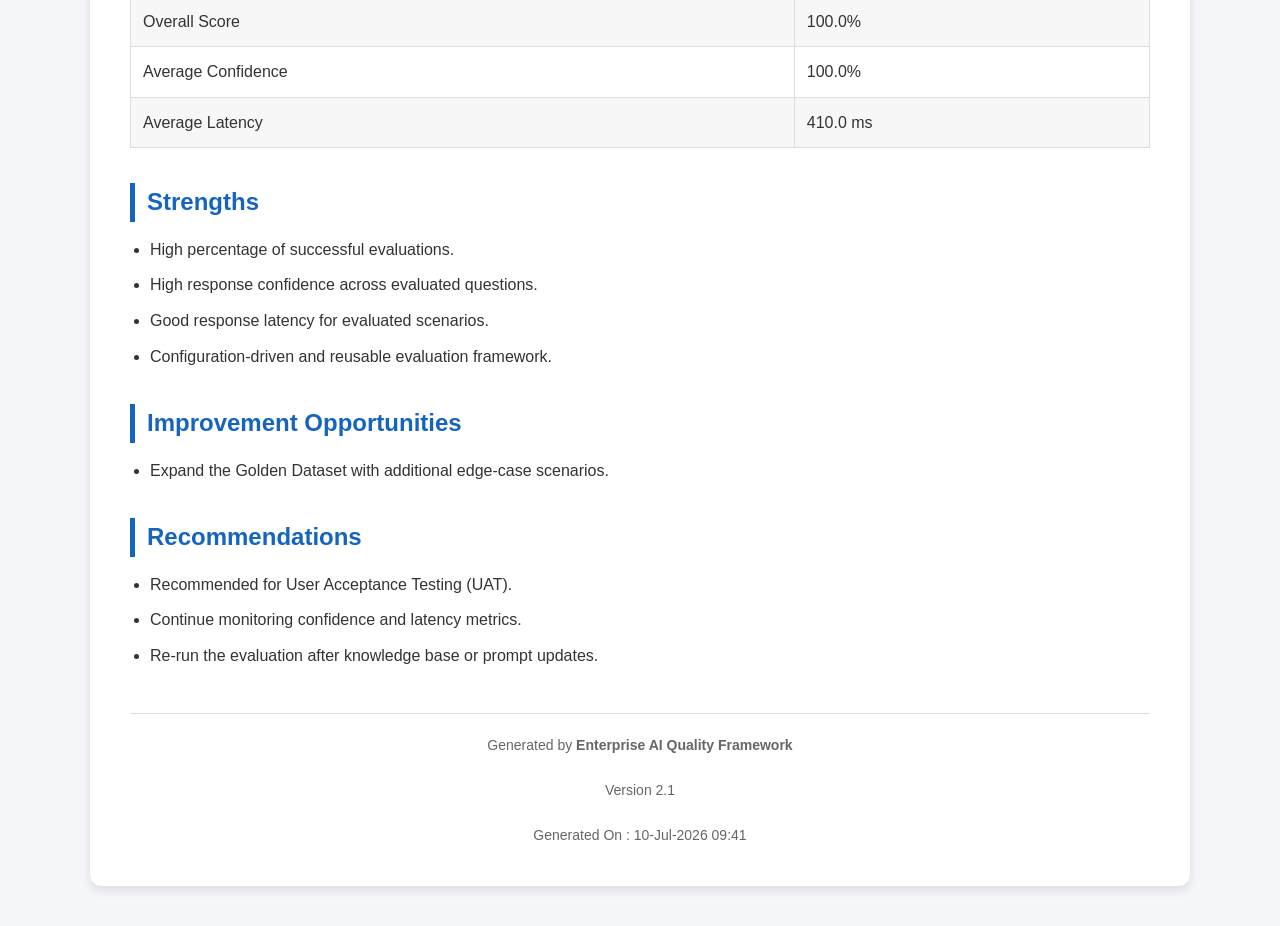
<file: website/assets/reports/executive-report.html>
<!DOCTYPE html>

<html lang="en">

<head>

    <meta charset="UTF-8">

    <title>Executive AI Quality Assessment Report</title>

    <style>

/* ==========================================================
   Enterprise AI Quality Framework
   Shared Report Stylesheet
   Version : 2.0
========================================================== */

*{
    margin:0;
    padding:0;
    box-sizing:border-box;
}

body{

    font-family:Segoe UI, Arial, sans-serif;
    background:#f5f7fb;
    color:#333;
    line-height:1.6;
    padding:40px;

}

.container{

    max-width:1100px;
    margin:auto;
    background:#ffffff;
    border-radius:12px;
    padding:40px;
    box-shadow:0 4px 12px rgba(0,0,0,.12);

}

/* ==========================================================
   Header
========================================================== */

.header{

    display:flex;
    justify-content:space-between;
    align-items:center;
    border-bottom:3px solid #1565C0;
    padding-bottom:15px;
    margin-bottom:25px;

}

.header h1{

    color:#1565C0;
    font-size:30px;

}

.version{

    font-weight:bold;
    color:#1565C0;
    font-size:18px;

}

.subtitle{

    margin-top:8px;
    color:#555;
    font-size:22px;
}

/* ==========================================================
   Sections
========================================================== */

.section{

    margin-top:35px;

}

.section h2{

    color:#1565C0;
    margin-bottom:15px;
    border-left:5px solid #1565C0;
    padding-left:12px;

}

/* ==========================================================
   Hero Score
========================================================== */

.score-card{

    margin-top:30px;
    background:#eef5ff;
    border-radius:12px;
    text-align:center;
    padding:40px;

}

.score-title{

    color:#666;
    letter-spacing:3px;
    font-size:18px;

}

.score{

    font-size:72px;
    font-weight:bold;
    color:#2E7D32;
    margin-top:15px;

}

.rating{

    display:inline-block;
    margin-top:20px;
    background:#2E7D32;
    color:white;
    padding:10px 25px;
    border-radius:25px;
    font-size:20px;
    font-weight:bold;

}

/* ==========================================================
   KPI Cards
========================================================== */

.kpi-container{

    display:flex;
    gap:20px;
    margin-top:35px;

}

.kpi{

    flex:1;
    background:#ffffff;
    border-radius:10px;
    text-align:center;
    padding:25px;
    box-shadow:0 2px 8px rgba(0,0,0,.10);

}

.kpi h3{

    color:#1565C0;
    margin-bottom:15px;

}

.kpi-value{

    font-size:34px;
    font-weight:bold;

}

/* ==========================================================
   Tables
========================================================== */

table{

    width:100%;
    border-collapse:collapse;
    margin-top:15px;

}

th{

    background:#1565C0;
    color:white;
    padding:12px;

}

td{

    border:1px solid #ddd;
    padding:12px;

}

tr:nth-child(even){

    background:#f7f7f7;

}

/* ==========================================================
   Lists
========================================================== */

ul{

    margin-left:20px;

}

li{

    margin-bottom:10px;

}

/* ==========================================================
   Status Badges
========================================================== */

.badge-good{

    background:#2E7D32;
    color:white;
    padding:5px 14px;
    border-radius:15px;

}

.badge-review{

    background:#FB8C00;
    color:white;
    padding:5px 14px;
    border-radius:15px;

}

.badge-fail{

    background:#C62828;
    color:white;
    padding:5px 14px;
    border-radius:15px;

}

/* ==========================================================
   Footer
========================================================== */

.footer{

    margin-top:45px;
    text-align:center;
    color:#666;
    font-size:14px;
    border-top:1px solid #ddd;
    padding-top:20px;

}

/* ==========================================================
   Print
========================================================== */

@media print{

body{

    background:white;
    padding:0;

}

.container{

    box-shadow:none;
    padding:0;

}

}



.question-card{

    margin-top:25px;
    background:white;
    border-radius:10px;
    padding:25px;
    box-shadow:0 2px 8px rgba(0,0,0,.10);

}

.question-card h3{

    color:#1565C0;
    margin-bottom:15px;

}

.label{

    font-weight:bold;
    color:#555;

}

.answer{

    background:#f5f5f5;
    border-left:4px solid #1565C0;
    padding:12px;
    margin-top:8px;
    margin-bottom:18px;

}

.status{

    display:inline-block;
    padding:6px 15px;
    border-radius:20px;
    color:white;
    font-weight:bold;

}

.status-pass{

    background:#2E7D32;

}

.status-review{

    background:#FB8C00;

}

.status-fail{

    background:#C62828;

}

.metrics{

    margin-top:15px;
    display:flex;
    gap:25px;

}

.metric{

    font-weight:bold;

}


.navbar{

    display:flex;

    gap:30px;

    background:#1565C0;

    padding:15px;

    border-radius:8px;

    margin-bottom:30px;

}

.navbar a{

    color:white;

    text-decoration:none;

    font-weight:bold;

}

.navbar a:hover{

    text-decoration:underline;

}

    </style>

</head>

<body>




<div class="container">

    <!-- ====================================================== -->
    <!-- Header -->
    <!-- ====================================================== -->

    <div class="header">

        <div>

            <h1>Enterprise AI Quality Framework</h1>

            <div class="subtitle">
                Executive AI Quality Assessment Report
            </div>

        </div>

        <div class="version">

            Version 2.1

        </div>

    </div>



<div class="navbar">

    <a href="../../dashboard.html">Dashboard</a>

    <a href="executive-report.html">Executive Report</a>

    <a href="detailed-report.html">Detailed Report</a>

</div>


    <!-- ====================================================== -->
    <!-- Application Information -->
    <!-- ====================================================== -->

    <div class="section">

        <h2>Application Information</h2>

        <table>

            <tr>
                <td><strong>Application</strong></td>
                <td>Enterprise AI Copilot</td>
            </tr>

            <tr>
                <td><strong>Execution Mode</strong></td>
                <td>Mock</td>
            </tr>

            <tr>
                <td><strong>Evaluation Date</strong></td>
                <td>10-Jul-2026 09:41</td>
            </tr>

            <tr>
                <td><strong>Questions Evaluated</strong></td>
                <td>1</td>
            </tr>

        </table>

    </div>


    <!-- ====================================================== -->
    <!-- Hero Score -->
    <!-- ====================================================== -->

    <div class="score-card">

        <div class="score-title">

            AI QUALITY SCORE

        </div>

        <div class="score">

            100.0%

        </div>

        <div class="rating">

            Excellent

        </div>

    </div>


    <!-- ====================================================== -->
    <!-- KPI Cards -->
    <!-- ====================================================== -->

    <div class="kpi-container">

        <div class="kpi">

            <h3>PASS</h3>

            <div class="kpi-value">

                1

            </div>

        </div>

        <div class="kpi">

            <h3>REVIEW</h3>

            <div class="kpi-value">

                0

            </div>

        </div>

        <div class="kpi">

            <h3>FAIL</h3>

            <div class="kpi-value">

                0

            </div>

        </div>

        <div class="kpi">

            <h3>Confidence</h3>

            <div class="kpi-value">

                100.0%

            </div>

        </div>

        <div class="kpi">

            <h3>Latency</h3>

            <div class="kpi-value">

                410.0 ms

            </div>

        </div>

    </div>


    <!-- ====================================================== -->
    <!-- Executive Assessment -->
    <!-- ====================================================== -->

    <div class="section">

        <h2>Executive Assessment</h2>

        <p>

            The evaluated AI application demonstrates excellent overall quality and is ready for enterprise production deployment. Overall risk is LOW.

        </p>

    </div>


    <!-- ====================================================== -->
    <!-- Evaluation Summary -->
    <!-- ====================================================== -->

    <div class="section">

        <h2>Evaluation Summary</h2>

        <table>

            <tr>

                <th>Metric</th>

                <th>Value</th>

            </tr>

            <tr>

                <td>Total Questions</td>

                <td>1</td>

            </tr>

            <tr>

                <td>PASS</td>

                <td>1</td>

            </tr>

            <tr>

                <td>REVIEW</td>

                <td>0</td>

            </tr>

            <tr>

                <td>FAIL</td>

                <td>0</td>

            </tr>

            <tr>

                <td>Overall Score</td>

                <td>100.0%</td>

            </tr>

            <tr>

                <td>Average Confidence</td>

                <td>100.0%</td>

            </tr>

            <tr>

                <td>Average Latency</td>

                <td>410.0 ms</td>

            </tr>

        </table>

    </div>


    <!-- ====================================================== -->
    <!-- Strengths -->
    <!-- ====================================================== -->

    <div class="section">

        <h2>Strengths</h2>

        <ul>

            <li>High percentage of successful evaluations.</li><li>High response confidence across evaluated questions.</li><li>Good response latency for evaluated scenarios.</li><li>Configuration-driven and reusable evaluation framework.</li>

        </ul>

    </div>


    <!-- ====================================================== -->
    <!-- Improvement Opportunities -->
    <!-- ====================================================== -->

    <div class="section">

        <h2>Improvement Opportunities</h2>

        <ul>

            <li>Expand the Golden Dataset with additional edge-case scenarios.</li>

        </ul>

    </div>


    <!-- ====================================================== -->
    <!-- Recommendations -->
    <!-- ====================================================== -->

    <div class="section">

        <h2>Recommendations</h2>

        <ul>

            <li>Recommended for User Acceptance Testing (UAT).</li><li>Continue monitoring confidence and latency metrics.</li><li>Re-run the evaluation after knowledge base or prompt updates.</li>

        </ul>

    </div>


    <!-- ====================================================== -->
    <!-- Footer -->
    <!-- ====================================================== -->

    <div class="footer">

        Generated by <strong>Enterprise AI Quality Framework</strong>

        <br><br>

        Version 2.1

        <br><br>

        Generated On : 10-Jul-2026 09:41

    </div>

</div>

</body>

</html>
</file>
<file: assets/css/style.css>
/*
====================================================

Enterprise RAG Quality Framework

Version 2.0

====================================================
*/

:root{

    --primary:#2563EB;

    --secondary:#14B8A6;

    --success:#22C55E;

    --warning:#F59E0B;

    --danger:#EF4444;

    --background:#F8FAFC;

    --text:#1F2937;

}

*{

    margin:0;

    padding:0;

    box-sizing:border-box;

}

html{

    scroll-behavior:smooth;

}

body{

    font-family:'Poppins',sans-serif;

    background:var(--background);

    color:var(--text);

}

/*
====================================================
Navigation
====================================================
*/

.custom-navbar{

    background:#ffffff;

    padding:14px 0;

    box-shadow:0 6px 20px rgba(0,0,0,.05);

    transition:.3s;

}

.logo-box{

    width:54px;

    height:54px;

    border-radius:14px;

    background:linear-gradient(135deg,#2563EB,#14B8A6);

    color:#fff;

    display:flex;

    align-items:center;

    justify-content:center;

    font-weight:700;

    font-size:22px;

    margin-right:15px;

}

.brand-info{

    display:flex;

    flex-direction:column;

}

.brand-title{

    font-size:18px;

    font-weight:600;

    color:var(--text);

    line-height:1.2;

}

.brand-subtitle{

    font-size:12px;

    color:#6B7280;

}

.navbar-nav .nav-link{

    color:var(--text);

    font-weight:500;

    margin-left:20px;

    transition:.3s;

}

.navbar-nav .nav-link:hover{

    color:var(--primary);

}

.github-btn{

    border-radius:10px;

    padding:10px 18px;

    font-weight:500;

}


/*
====================================================
Hero Section
====================================================
*/

.hero-section{

    padding:170px 0 100px;

    text-align:center;

    background:linear-gradient(180deg,#ffffff 0%,#F8FAFC 100%);

}

.hero-badge{

    display:inline-block;

    background:#E0F2FE;

    color:var(--primary);

    padding:8px 18px;

    border-radius:40px;

    font-size:14px;

    font-weight:600;

    margin-bottom:30px;

}

.hero-section h1{

    font-size:58px;

    font-weight:700;

    margin-bottom:20px;

}

.hero-section h2{

    font-size:30px;

    color:#4B5563;

    font-weight:500;

    margin-bottom:30px;

}

.hero-section p{

    max-width:760px;

    margin:auto;

    font-size:20px;

    line-height:1.8;

    color:#6B7280;

}

.hero-buttons{

    margin-top:45px;

}

.hero-buttons .btn{

    padding:14px 30px;

    margin:10px;

    border-radius:12px;

}


/*
====================================================
Workflow
====================================================
*/

.workflow-section{

    margin-top:90px;

}

.workflow-title{

    text-align:center;

    margin-bottom:45px;

    font-weight:600;

    color:var(--text);

}

.workflow-container{

    display:flex;

    justify-content:center;

    align-items:center;

    flex-wrap:wrap;

    gap:18px;

}

.workflow-card{

    width:170px;

    background:#ffffff;

    border-radius:16px;

    padding:28px 20px;

    text-align:center;

    box-shadow:0 8px 25px rgba(0,0,0,.06);

    transition:.3s;

}

.workflow-card:hover{

    transform:translateY(-8px);

}

.workflow-card i{

    font-size:40px;

    color:var(--primary);

    margin-bottom:15px;

}

.workflow-card h6{

    font-weight:600;

}

.workflow-card p{

    font-size:14px;

    color:#6B7280;

    margin-bottom:0;

}

.workflow-arrow{

    font-size:28px;

    color:var(--primary);

}


/*
====================================================
Enterprise AI Evaluation Workflow
====================================================
*/

.workflow-section{

    padding:100px 0;

    background:#F8FAFC;

}

.workflow-card{

    background:#ffffff;

    border-radius:20px;

    padding:30px 22px;

    height:100%;

    text-align:center;

    box-shadow:0 10px 30px rgba(0,0,0,.06);

    transition:all .3s ease;

}

.workflow-card:hover{

    transform:translateY(-8px);

    box-shadow:0 20px 40px rgba(37,99,235,.15);

}

.workflow-icon{

    width:70px;

    height:70px;

    border-radius:50%;

    background:#DBEAFE;

    display:flex;

    justify-content:center;

    align-items:center;

    margin:0 auto 20px;

}

.workflow-icon i{

    font-size:34px;

    color:var(--primary);

}

.workflow-card h5{

    font-weight:600;

    margin-bottom:20px;

}

.workflow-card ul{

    list-style:none;

    padding:0;

    margin:0;

}

.workflow-card li{

    margin-bottom:10px;

    color:#6B7280;

    font-size:15px;

}

.workflow-arrow{

    font-size:30px;

    color:var(--primary);

}


/*
====================================================
Why Enterprise AI Quality Matters
====================================================
*/

.why-quality-section{

    padding:100px 0;

    background:#ffffff;

}

.feature-card{

    background:#ffffff;

    border-radius:20px;

    padding:35px 25px;

    height:100%;

    text-align:center;

    box-shadow:0 10px 30px rgba(0,0,0,.05);

    transition:all .3s ease;

}

.feature-card:hover{

    transform:translateY(-8px);

    box-shadow:0 20px 40px rgba(37,99,235,.12);

}

.feature-icon{

    width:72px;

    height:72px;

    margin:0 auto 20px;

    border-radius:50%;

    background:#EFF6FF;

    display:flex;

    justify-content:center;

    align-items:center;

}

.feature-icon i{

    font-size:34px;

    color:var(--primary);

}

.feature-card h4{

    margin-bottom:18px;

    font-weight:600;

}

.feature-card p{

    color:#6B7280;

    line-height:1.7;

    margin-bottom:0;

}


/*
====================================================
Smooth Navigation
====================================================
*/

section{

    scroll-margin-top:90px;

}


/*
====================================================
Common Section Styles
====================================================
*/

.section-header{

    max-width:850px;

    margin:0 auto 70px;

}

.section-badge{

    display:inline-block;

    padding:8px 18px;

    background:#DBEAFE;

    color:var(--primary);

    border-radius:30px;

    font-size:14px;

    font-weight:600;

    margin-bottom:20px;

}

.section-title{

    font-size:42px;

    font-weight:700;

    color:var(--text);

    margin-bottom:20px;

}

.section-description{

    font-size:18px;

    color:#6B7280;

    line-height:1.8;

}


/*
====================================================
Executive Dashboard
====================================================
*/

.dashboard-section{

    padding:100px 0;

    background:#F8FAFC;

}

.dashboard-card{

    background:#ffffff;

    border-radius:20px;

    padding:35px;

    box-shadow:0 10px 30px rgba(0,0,0,.06);

    height:100%;

    transition:.3s;

}

.dashboard-card:hover{

    transform:translateY(-6px);

    box-shadow:0 18px 40px rgba(37,99,235,.12);

}

.dashboard-card h4{

    font-weight:600;

    margin-bottom:25px;

}

.dashboard-table td{

    padding:14px 0;

    border:none;

}

.dashboard-table td:first-child{

    color:#6B7280;

}

.quality-score{

    font-size:72px;

    font-weight:700;

    color:var(--primary);

    margin:30px 0;

}




/*
====================================================
Generated Reports
====================================================
*/

.reports-section{

    padding:100px 0;

    background:#ffffff;

}

.report-card{

    background:#ffffff;

    border-radius:20px;

    padding:35px;

    height:100%;

    box-shadow:0 10px 30px rgba(0,0,0,.06);

    transition:all .3s ease;

    text-align:left;

}

.report-card:hover{

    transform:translateY(-8px);

    box-shadow:0 20px 40px rgba(37,99,235,.12);

}

.report-icon{

    font-size:42px;

    color:var(--primary);

    margin-bottom:20px;

}

.report-card h4{

    margin-bottom:15px;

    font-weight:600;

}

.report-card p{

    color:#6B7280;

    line-height:1.7;

    margin-bottom:25px;

}


/*
====================================================
Product Roadmap
====================================================
*/

.roadmap-section{

    padding:100px 0;

    background:#F8FAFC;

}

.roadmap{

    position:relative;

    max-width:800px;

    margin:0 auto;

}

.roadmap::before{

    content:"";

    position:absolute;

    left:20px;

    top:0;

    width:3px;

    height:100%;

    background:#DBEAFE;

}

.roadmap-item{

    display:flex;

    gap:30px;

    margin-bottom:60px;

    position:relative;

}

.roadmap-marker{

    width:40px;

    height:40px;

    border-radius:50%;

    background:#2563EB;

    flex-shrink:0;

    position:relative;

    z-index:2;

}

.roadmap-marker.current{

    background:#10B981;

}

.roadmap-marker.future{

    background:#F59E0B;

}

.roadmap-content{

    background:#ffffff;

    padding:30px;

    border-radius:20px;

    width:100%;

    box-shadow:0 10px 30px rgba(0,0,0,.06);

}

.roadmap-version{

    color:var(--primary);

    font-size:14px;

    font-weight:600;

}

.roadmap-content h4{

    margin:10px 0 20px;

}

.roadmap-content ul{

    margin:0;

    padding-left:20px;

}

.roadmap-content li{

    margin-bottom:10px;

    color:#6B7280;

}


/*
====================================================
About the Author
====================================================
*/

.author-section{

    padding:100px 0;

    background:#ffffff;

}

.author-card{

    background:#ffffff;

    border-radius:20px;

    padding:50px;

    box-shadow:0 12px 30px rgba(0,0,0,.06);

}

.author-avatar{

    font-size:110px;

    color:var(--primary);

    margin-bottom:20px;

}

.skills{

    display:flex;

    flex-wrap:wrap;

    gap:10px;

}

.skills span{

    background:#EFF6FF;

    color:var(--primary);

    padding:8px 16px;

    border-radius:30px;

    font-size:14px;

    font-weight:600;

}


/*
====================================================
Footer
====================================================
*/

.footer{

    background:#1F2937;

    color:#E5E7EB;

    padding:70px 0 25px;

}

.footer h4,
.footer h5{

    color:#ffffff;

    margin-bottom:20px;

}

.footer p{

    color:#D1D5DB;

    line-height:1.8;

}

.footer-links{

    list-style:none;

    padding:0;

}

.footer-links li{

    margin-bottom:12px;

}

.footer-links a{

    color:#D1D5DB;

    text-decoration:none;

    transition:.3s;

}

.footer-links a:hover{

    color:#60A5FA;

}

.footer hr{

    border-color:#374151;

    margin:40px 0 25px;

}

.footer-bottom{

    display:flex;

    justify-content:space-between;

    align-items:center;

    flex-wrap:wrap;

    gap:15px;

    color:#9CA3AF;

    font-size:14px;

}

.metric-item .progress{

    height:10px;

    border-radius:10px;

    background:#E5E7EB;

}

.metric-item span{

    font-size:15px;

}
</file>
<file: website/assets/css/style.css>
/*
====================================================

Enterprise RAG Quality Framework

Version 2.0

====================================================
*/

:root{

    --primary:#2563EB;

    --secondary:#14B8A6;

    --success:#22C55E;

    --warning:#F59E0B;

    --danger:#EF4444;

    --background:#F8FAFC;

    --text:#1F2937;

}

*{

    margin:0;

    padding:0;

    box-sizing:border-box;

}

html{

    scroll-behavior:smooth;

}

body{

    font-family:'Poppins',sans-serif;

    background:var(--background);

    color:var(--text);

}

/*
====================================================
Navigation
====================================================
*/

.custom-navbar{

    background:#ffffff;

    padding:14px 0;

    box-shadow:0 6px 20px rgba(0,0,0,.05);

    transition:.3s;

}

.logo-box{

    width:54px;

    height:54px;

    border-radius:14px;

    background:linear-gradient(135deg,#2563EB,#14B8A6);

    color:#fff;

    display:flex;

    align-items:center;

    justify-content:center;

    font-weight:700;

    font-size:22px;

    margin-right:15px;

}

.brand-info{

    display:flex;

    flex-direction:column;

}

.brand-title{

    font-size:18px;

    font-weight:600;

    color:var(--text);

    line-height:1.2;

}

.brand-subtitle{

    font-size:12px;

    color:#6B7280;

}

.navbar-nav .nav-link{

    color:var(--text);

    font-weight:500;

    margin-left:20px;

    transition:.3s;

}

.navbar-nav .nav-link:hover{

    color:var(--primary);

}

.github-btn{

    border-radius:10px;

    padding:10px 18px;

    font-weight:500;

}


/*
====================================================
Hero Section
====================================================
*/

.hero-section{

    padding:170px 0 100px;

    text-align:center;

    background:linear-gradient(180deg,#ffffff 0%,#F8FAFC 100%);

}

.hero-badge{

    display:inline-block;

    background:#E0F2FE;

    color:var(--primary);

    padding:8px 18px;

    border-radius:40px;

    font-size:14px;

    font-weight:600;

    margin-bottom:30px;

}

.hero-section h1{

    font-size:58px;

    font-weight:700;

    margin-bottom:20px;

}

.hero-section h2{

    font-size:30px;

    color:#4B5563;

    font-weight:500;

    margin-bottom:30px;

}

.hero-section p{

    max-width:760px;

    margin:auto;

    font-size:20px;

    line-height:1.8;

    color:#6B7280;

}

.hero-buttons{

    margin-top:45px;

}

.hero-buttons .btn{

    padding:14px 30px;

    margin:10px;

    border-radius:12px;

}


/*
====================================================
Workflow
====================================================
*/

.workflow-section{

    margin-top:90px;

}

.workflow-title{

    text-align:center;

    margin-bottom:45px;

    font-weight:600;

    color:var(--text);

}

.workflow-container{

    display:flex;

    justify-content:center;

    align-items:center;

    flex-wrap:wrap;

    gap:18px;

}

.workflow-card{

    width:170px;

    background:#ffffff;

    border-radius:16px;

    padding:28px 20px;

    text-align:center;

    box-shadow:0 8px 25px rgba(0,0,0,.06);

    transition:.3s;

}

.workflow-card:hover{

    transform:translateY(-8px);

}

.workflow-card i{

    font-size:40px;

    color:var(--primary);

    margin-bottom:15px;

}

.workflow-card h6{

    font-weight:600;

}

.workflow-card p{

    font-size:14px;

    color:#6B7280;

    margin-bottom:0;

}

.workflow-arrow{

    font-size:28px;

    color:var(--primary);

}


/*
====================================================
Enterprise AI Evaluation Workflow
====================================================
*/

.workflow-section{

    padding:100px 0;

    background:#F8FAFC;

}

.workflow-card{

    background:#ffffff;

    border-radius:20px;

    padding:30px 22px;

    height:100%;

    text-align:center;

    box-shadow:0 10px 30px rgba(0,0,0,.06);

    transition:all .3s ease;

}

.workflow-card:hover{

    transform:translateY(-8px);

    box-shadow:0 20px 40px rgba(37,99,235,.15);

}

.workflow-icon{

    width:70px;

    height:70px;

    border-radius:50%;

    background:#DBEAFE;

    display:flex;

    justify-content:center;

    align-items:center;

    margin:0 auto 20px;

}

.workflow-icon i{

    font-size:34px;

    color:var(--primary);

}

.workflow-card h5{

    font-weight:600;

    margin-bottom:20px;

}

.workflow-card ul{

    list-style:none;

    padding:0;

    margin:0;

}

.workflow-card li{

    margin-bottom:10px;

    color:#6B7280;

    font-size:15px;

}

.workflow-arrow{

    font-size:30px;

    color:var(--primary);

}


/*
====================================================
Why Enterprise AI Quality Matters
====================================================
*/

.why-quality-section{

    padding:100px 0;

    background:#ffffff;

}

.feature-card{

    background:#ffffff;

    border-radius:20px;

    padding:35px 25px;

    height:100%;

    text-align:center;

    box-shadow:0 10px 30px rgba(0,0,0,.05);

    transition:all .3s ease;

}

.feature-card:hover{

    transform:translateY(-8px);

    box-shadow:0 20px 40px rgba(37,99,235,.12);

}

.feature-icon{

    width:72px;

    height:72px;

    margin:0 auto 20px;

    border-radius:50%;

    background:#EFF6FF;

    display:flex;

    justify-content:center;

    align-items:center;

}

.feature-icon i{

    font-size:34px;

    color:var(--primary);

}

.feature-card h4{

    margin-bottom:18px;

    font-weight:600;

}

.feature-card p{

    color:#6B7280;

    line-height:1.7;

    margin-bottom:0;

}


/*
====================================================
Smooth Navigation
====================================================
*/

section{

    scroll-margin-top:90px;

}


/*
====================================================
Common Section Styles
====================================================
*/

.section-header{

    max-width:850px;

    margin:0 auto 70px;

}

.section-badge{

    display:inline-block;

    padding:8px 18px;

    background:#DBEAFE;

    color:var(--primary);

    border-radius:30px;

    font-size:14px;

    font-weight:600;

    margin-bottom:20px;

}

.section-title{

    font-size:42px;

    font-weight:700;

    color:var(--text);

    margin-bottom:20px;

}

.section-description{

    font-size:18px;

    color:#6B7280;

    line-height:1.8;

}


/*
====================================================
Executive Dashboard
====================================================
*/

.dashboard-section{

    padding:100px 0;

    background:#F8FAFC;

}

.dashboard-card{

    background:#ffffff;

    border-radius:20px;

    padding:35px;

    box-shadow:0 10px 30px rgba(0,0,0,.06);

    height:100%;

    transition:.3s;

}

.dashboard-card:hover{

    transform:translateY(-6px);

    box-shadow:0 18px 40px rgba(37,99,235,.12);

}

.dashboard-card h4{

    font-weight:600;

    margin-bottom:25px;

}

.dashboard-table td{

    padding:14px 0;

    border:none;

}

.dashboard-table td:first-child{

    color:#6B7280;

}

.quality-score{

    font-size:72px;

    font-weight:700;

    color:var(--primary);

    margin:30px 0;

}




/*
====================================================
Generated Reports
====================================================
*/

.reports-section{

    padding:100px 0;

    background:#ffffff;

}

.report-card{

    background:#ffffff;

    border-radius:20px;

    padding:35px;

    height:100%;

    box-shadow:0 10px 30px rgba(0,0,0,.06);

    transition:all .3s ease;

    text-align:left;

}

.report-card:hover{

    transform:translateY(-8px);

    box-shadow:0 20px 40px rgba(37,99,235,.12);

}

.report-icon{

    font-size:42px;

    color:var(--primary);

    margin-bottom:20px;

}

.report-card h4{

    margin-bottom:15px;

    font-weight:600;

}

.report-card p{

    color:#6B7280;

    line-height:1.7;

    margin-bottom:25px;

}


/*
====================================================
Product Roadmap
====================================================
*/

.roadmap-section{

    padding:100px 0;

    background:#F8FAFC;

}

.roadmap{

    position:relative;

    max-width:800px;

    margin:0 auto;

}

.roadmap::before{

    content:"";

    position:absolute;

    left:20px;

    top:0;

    width:3px;

    height:100%;

    background:#DBEAFE;

}

.roadmap-item{

    display:flex;

    gap:30px;

    margin-bottom:60px;

    position:relative;

}

.roadmap-marker{

    width:40px;

    height:40px;

    border-radius:50%;

    background:#2563EB;

    flex-shrink:0;

    position:relative;

    z-index:2;

}

.roadmap-marker.current{

    background:#10B981;

}

.roadmap-marker.future{

    background:#F59E0B;

}

.roadmap-content{

    background:#ffffff;

    padding:30px;

    border-radius:20px;

    width:100%;

    box-shadow:0 10px 30px rgba(0,0,0,.06);

}

.roadmap-version{

    color:var(--primary);

    font-size:14px;

    font-weight:600;

}

.roadmap-content h4{

    margin:10px 0 20px;

}

.roadmap-content ul{

    margin:0;

    padding-left:20px;

}

.roadmap-content li{

    margin-bottom:10px;

    color:#6B7280;

}


/*
====================================================
About the Author
====================================================
*/

.author-section{

    padding:100px 0;

    background:#ffffff;

}

.author-card{

    background:#ffffff;

    border-radius:20px;

    padding:50px;

    box-shadow:0 12px 30px rgba(0,0,0,.06);

}

.author-avatar{

    font-size:110px;

    color:var(--primary);

    margin-bottom:20px;

}

.skills{

    display:flex;

    flex-wrap:wrap;

    gap:10px;

}

.skills span{

    background:#EFF6FF;

    color:var(--primary);

    padding:8px 16px;

    border-radius:30px;

    font-size:14px;

    font-weight:600;

}


/*
====================================================
Footer
====================================================
*/

.footer{

    background:#1F2937;

    color:#E5E7EB;

    padding:70px 0 25px;

}

.footer h4,
.footer h5{

    color:#ffffff;

    margin-bottom:20px;

}

.footer p{

    color:#D1D5DB;

    line-height:1.8;

}

.footer-links{

    list-style:none;

    padding:0;

}

.footer-links li{

    margin-bottom:12px;

}

.footer-links a{

    color:#D1D5DB;

    text-decoration:none;

    transition:.3s;

}

.footer-links a:hover{

    color:#60A5FA;

}

.footer hr{

    border-color:#374151;

    margin:40px 0 25px;

}

.footer-bottom{

    display:flex;

    justify-content:space-between;

    align-items:center;

    flex-wrap:wrap;

    gap:15px;

    color:#9CA3AF;

    font-size:14px;

}

.metric-item .progress{

    height:10px;

    border-radius:10px;

    background:#E5E7EB;

}

.metric-item span{

    font-size:15px;

}.report-card{

    background:#ffffff;

    border-radius:15px;

    padding:30px;

    height:100%;

    box-shadow:0 10px 30px rgba(0,0,0,.08);

    transition:.3s;

}

.report-card:hover{

    transform:translateY(-6px);

    box-shadow:0 15px 35px rgba(0,0,0,.12);

}

.report-card h3{

    margin-bottom:15px;

}

.report-card p{

    min-height:90px;

    color:#666;

}
</file>
<file: website/assets/css/dashboard.css>
body{

    font-family:Segoe UI,Arial,sans-serif;
    background:#f4f6f9;
    margin:0;
    padding:30px;

}

.container{

    max-width:1300px;
    margin:auto;

}

h1{

    color:#1565C0;

}

.summary-grid{

    display:grid;
    grid-template-columns:repeat(auto-fit,minmax(180px,1fr));
    gap:20px;
    margin:30px 0;

}

.card{

    background:white;
    padding:20px;
    border-radius:10px;
    text-align:center;
    box-shadow:0 2px 8px rgba(0,0,0,.12);

}

.card h3{

    color:#1565C0;

}

.card p{

    font-size:28px;
    font-weight:bold;

}

table{

    width:100%;
    border-collapse:collapse;
    margin-top:20px;

}

th{

    background:#1565C0;
    color:white;
    padding:12px;

}

td{

    border:1px solid #ddd;
    padding:10px;

}

tr:nth-child(even){

    background:#f8f8f8;

}

.pass{

    color:green;
    font-weight:bold;

}

.review{

    color:orange;
    font-weight:bold;

}

.fail{

    color:red;
    font-weight:bold;

}

.reports{

    margin-top:30px;

}

.reports a{

    display:inline-block;
    margin-right:20px;
    padding:10px 18px;
    background:#1565C0;
    color:white;
    text-decoration:none;
    border-radius:6px;

}


/* ==========================================
   Navigation Bar
========================================== */

.navbar{

    display:flex;

    justify-content:space-between;

    align-items:center;

    background:#1565C0;

    color:white;

    padding:15px 30px;

    border-radius:8px;

    margin-bottom:30px;

}

.logo{

    font-size:28px;

    font-weight:bold;

}

.nav-links a{

    color:white;

    text-decoration:none;

    margin-left:25px;

    font-weight:bold;

}

.nav-links a:hover{

    text-decoration:underline;

}

.modal{

    display:none;

    position:fixed;

    z-index:1000;

    left:0;

    top:0;

    width:100%;

    height:100%;

    background:rgba(0,0,0,0.5);

}

.modal-content{

    background:#ffffff;

    width:70%;

    max-width:900px;

    margin:50px auto;

    padding:25px;

    border-radius:10px;

    box-shadow:0 4px 20px rgba(0,0,0,0.3);

}

.close{

    float:right;

    font-size:30px;

    cursor:pointer;

    font-weight:bold;

}

.answer-box{

    background:#f4f6f9;

    padding:12px;

    border-radius:6px;

    margin-bottom:15px;

    white-space:pre-wrap;

}
</file>
